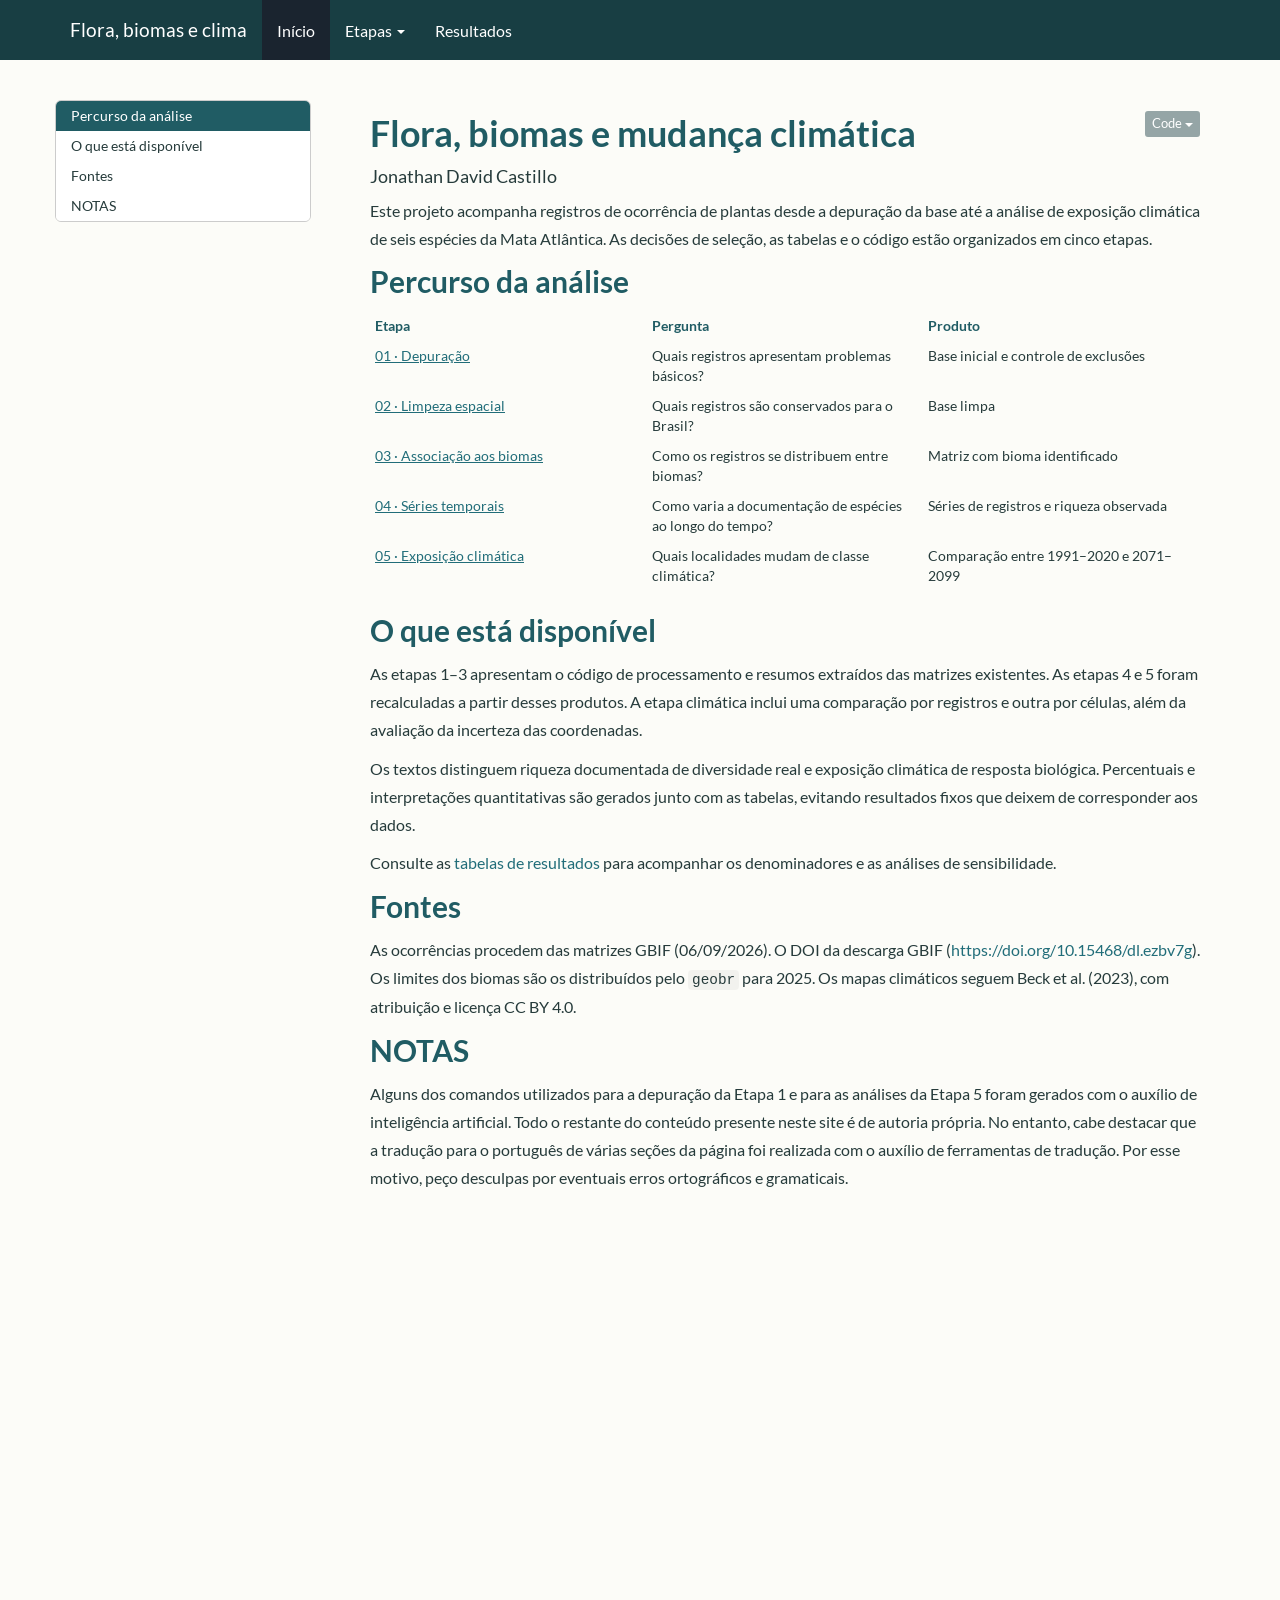
<file: docs/index.html>
<!DOCTYPE html>

<html>

<head>

<meta charset="utf-8" />
<meta name="generator" content="pandoc" />
<meta http-equiv="X-UA-Compatible" content="IE=EDGE" />


<meta name="author" content="Jonathan David Castillo" />


<title>Flora, biomas e mudança climática</title>

<script src="site_libs/header-attrs-2.27/header-attrs.js"></script>
<script src="site_libs/jquery-3.6.0/jquery-3.6.0.min.js"></script>
<meta name="viewport" content="width=device-width, initial-scale=1" />
<link href="site_libs/bootstrap-3.3.5/css/flatly.min.css" rel="stylesheet" />
<script src="site_libs/bootstrap-3.3.5/js/bootstrap.min.js"></script>
<script src="site_libs/bootstrap-3.3.5/shim/html5shiv.min.js"></script>
<script src="site_libs/bootstrap-3.3.5/shim/respond.min.js"></script>
<style>h1 {font-size: 34px;}
       h1.title {font-size: 38px;}
       h2 {font-size: 30px;}
       h3 {font-size: 24px;}
       h4 {font-size: 18px;}
       h5 {font-size: 16px;}
       h6 {font-size: 12px;}
       code {color: inherit; background-color: rgba(0, 0, 0, 0.04);}
       pre:not([class]) { background-color: white }</style>
<script src="site_libs/jqueryui-1.13.2/jquery-ui.min.js"></script>
<link href="site_libs/tocify-1.9.1/jquery.tocify.css" rel="stylesheet" />
<script src="site_libs/tocify-1.9.1/jquery.tocify.js"></script>
<script src="site_libs/navigation-1.1/tabsets.js"></script>
<script src="site_libs/navigation-1.1/codefolding.js"></script>
<link href="site_libs/highlightjs-9.12.0/textmate.css" rel="stylesheet" />
<script src="site_libs/highlightjs-9.12.0/highlight.js"></script>

<style type="text/css">
  code{white-space: pre-wrap;}
  span.smallcaps{font-variant: small-caps;}
  span.underline{text-decoration: underline;}
  div.column{display: inline-block; vertical-align: top; width: 50%;}
  div.hanging-indent{margin-left: 1.5em; text-indent: -1.5em;}
  ul.task-list{list-style: none;}
    </style>

<style type="text/css">code{white-space: pre;}</style>
<script type="text/javascript">
if (window.hljs) {
  hljs.configure({languages: []});
  hljs.initHighlightingOnLoad();
  if (document.readyState && document.readyState === "complete") {
    window.setTimeout(function() { hljs.initHighlighting(); }, 0);
  }
}
</script>






<link rel="stylesheet" href="assets/estilo.css" type="text/css" />



<style type = "text/css">
.main-container {
  max-width: 940px;
  margin-left: auto;
  margin-right: auto;
}
img {
  max-width:100%;
}
.tabbed-pane {
  padding-top: 12px;
}
.html-widget {
  margin-bottom: 20px;
}
button.code-folding-btn:focus {
  outline: none;
}
summary {
  display: list-item;
}
details > summary > p:only-child {
  display: inline;
}
pre code {
  padding: 0;
}
</style>


<style type="text/css">
.dropdown-submenu {
  position: relative;
}
.dropdown-submenu>.dropdown-menu {
  top: 0;
  left: 100%;
  margin-top: -6px;
  margin-left: -1px;
  border-radius: 0 6px 6px 6px;
}
.dropdown-submenu:hover>.dropdown-menu {
  display: block;
}
.dropdown-submenu>a:after {
  display: block;
  content: " ";
  float: right;
  width: 0;
  height: 0;
  border-color: transparent;
  border-style: solid;
  border-width: 5px 0 5px 5px;
  border-left-color: #cccccc;
  margin-top: 5px;
  margin-right: -10px;
}
.dropdown-submenu:hover>a:after {
  border-left-color: #adb5bd;
}
.dropdown-submenu.pull-left {
  float: none;
}
.dropdown-submenu.pull-left>.dropdown-menu {
  left: -100%;
  margin-left: 10px;
  border-radius: 6px 0 6px 6px;
}
</style>

<script type="text/javascript">
// manage active state of menu based on current page
$(document).ready(function () {
  // active menu anchor
  href = window.location.pathname
  href = href.substr(href.lastIndexOf('/') + 1)
  if (href === "")
    href = "index.html";
  var menuAnchor = $('a[href="' + href + '"]');

  // mark the anchor link active (and if it's in a dropdown, also mark that active)
  var dropdown = menuAnchor.closest('li.dropdown');
  if (window.bootstrap) { // Bootstrap 4+
    menuAnchor.addClass('active');
    dropdown.find('> .dropdown-toggle').addClass('active');
  } else { // Bootstrap 3
    menuAnchor.parent().addClass('active');
    dropdown.addClass('active');
  }

  // Navbar adjustments
  var navHeight = $(".navbar").first().height() + 15;
  var style = document.createElement('style');
  var pt = "padding-top: " + navHeight + "px; ";
  var mt = "margin-top: -" + navHeight + "px; ";
  var css = "";
  // offset scroll position for anchor links (for fixed navbar)
  for (var i = 1; i <= 6; i++) {
    css += ".section h" + i + "{ " + pt + mt + "}\n";
  }
  style.innerHTML = "body {" + pt + "padding-bottom: 40px; }\n" + css;
  document.head.appendChild(style);
});
</script>

<!-- tabsets -->

<style type="text/css">
.tabset-dropdown > .nav-tabs {
  display: inline-table;
  max-height: 500px;
  min-height: 44px;
  overflow-y: auto;
  border: 1px solid #ddd;
  border-radius: 4px;
}

.tabset-dropdown > .nav-tabs > li.active:before, .tabset-dropdown > .nav-tabs.nav-tabs-open:before {
  content: "\e259";
  font-family: 'Glyphicons Halflings';
  display: inline-block;
  padding: 10px;
  border-right: 1px solid #ddd;
}

.tabset-dropdown > .nav-tabs.nav-tabs-open > li.active:before {
  content: "\e258";
  font-family: 'Glyphicons Halflings';
  border: none;
}

.tabset-dropdown > .nav-tabs > li.active {
  display: block;
}

.tabset-dropdown > .nav-tabs > li > a,
.tabset-dropdown > .nav-tabs > li > a:focus,
.tabset-dropdown > .nav-tabs > li > a:hover {
  border: none;
  display: inline-block;
  border-radius: 4px;
  background-color: transparent;
}

.tabset-dropdown > .nav-tabs.nav-tabs-open > li {
  display: block;
  float: none;
}

.tabset-dropdown > .nav-tabs > li {
  display: none;
}
</style>

<!-- code folding -->
<style type="text/css">
.code-folding-btn { margin-bottom: 4px; }
</style>



<style type="text/css">

#TOC {
  margin: 25px 0px 20px 0px;
}
@media (max-width: 768px) {
#TOC {
  position: relative;
  width: 100%;
}
}

@media print {
.toc-content {
  /* see https://github.com/w3c/csswg-drafts/issues/4434 */
  float: right;
}
}

.toc-content {
  padding-left: 30px;
  padding-right: 40px;
}

div.main-container {
  max-width: 1200px;
}

div.tocify {
  width: 20%;
  max-width: 260px;
  max-height: 85%;
}

@media (min-width: 768px) and (max-width: 991px) {
  div.tocify {
    width: 25%;
  }
}

@media (max-width: 767px) {
  div.tocify {
    width: 100%;
    max-width: none;
  }
}

.tocify ul, .tocify li {
  line-height: 20px;
}

.tocify-subheader .tocify-item {
  font-size: 0.90em;
}

.tocify .list-group-item {
  border-radius: 0px;
}


</style>



</head>

<body>


<div class="container-fluid main-container">


<!-- setup 3col/9col grid for toc_float and main content  -->
<div class="row">
<div class="col-xs-12 col-sm-4 col-md-3">
<div id="TOC" class="tocify">
</div>
</div>

<div class="toc-content col-xs-12 col-sm-8 col-md-9">




<div class="navbar navbar-default  navbar-fixed-top" role="navigation">
  <div class="container">
    <div class="navbar-header">
      <button type="button" class="navbar-toggle collapsed" data-toggle="collapse" data-bs-toggle="collapse" data-target="#navbar" data-bs-target="#navbar">
        <span class="icon-bar"></span>
        <span class="icon-bar"></span>
        <span class="icon-bar"></span>
      </button>
      <a class="navbar-brand" href="index.html">Flora, biomas e clima</a>
    </div>
    <div id="navbar" class="navbar-collapse collapse">
      <ul class="nav navbar-nav">
        <li>
  <a href="index.html">Início</a>
</li>
<li class="dropdown">
  <a href="#" class="dropdown-toggle" data-toggle="dropdown" role="button" data-bs-toggle="dropdown" aria-expanded="false">
    Etapas
     
    <span class="caret"></span>
  </a>
  <ul class="dropdown-menu" role="menu">
    <li>
      <a href="01_depuracao_BR_01.html">01 · Depuração</a>
    </li>
    <li>
      <a href="02_limpeza_complementar_BR_01.html">02 · Limpeza espacial</a>
    </li>
    <li>
      <a href="03_analise_exploratoria.html">03 · Biomas</a>
    </li>
    <li>
      <a href="04_analise_temporal_e_mapas.html">04 · Tempo e registros</a>
    </li>
    <li>
      <a href="05_mudanca_climatica_mata_atlantica.html">05 · Exposição climática</a>
    </li>
  </ul>
</li>
<li>
  <a href="resultados.html">Resultados</a>
</li>
      </ul>
      <ul class="nav navbar-nav navbar-right">
        
      </ul>
    </div><!--/.nav-collapse -->
  </div><!--/.container -->
</div><!--/.navbar -->

<div id="header">

<div class="btn-group pull-right float-right">
<button type="button" class="btn btn-default btn-xs btn-secondary btn-sm dropdown-toggle" data-toggle="dropdown" data-bs-toggle="dropdown" aria-haspopup="true" aria-expanded="false"><span>Code</span> <span class="caret"></span></button>
<ul class="dropdown-menu dropdown-menu-right" style="min-width: 50px;">
<li><a id="rmd-show-all-code" href="#">Show All Code</a></li>
<li><a id="rmd-hide-all-code" href="#">Hide All Code</a></li>
</ul>
</div>



<h1 class="title toc-ignore">Flora, biomas e mudança climática</h1>
<h4 class="author">Jonathan David Castillo</h4>

</div>


<p>Este projeto acompanha registros de ocorrência de plantas desde a
depuração da base até a análise de exposição climática de seis espécies
da Mata Atlântica. As decisões de seleção, as tabelas e o código estão
organizados em cinco etapas.</p>
<div id="percurso-da-análise" class="section level2">
<h2>Percurso da análise</h2>
<table>
<colgroup>
<col width="33%" />
<col width="33%" />
<col width="33%" />
</colgroup>
<thead>
<tr class="header">
<th align="left">Etapa</th>
<th align="left">Pergunta</th>
<th align="left">Produto</th>
</tr>
</thead>
<tbody>
<tr class="odd">
<td align="left"><a href="01_depuracao_BR_01.html">01 ·
Depuração</a></td>
<td align="left">Quais registros apresentam problemas básicos?</td>
<td align="left">Base inicial e controle de exclusões</td>
</tr>
<tr class="even">
<td align="left"><a href="02_limpeza_complementar_BR_01.html">02 ·
Limpeza espacial</a></td>
<td align="left">Quais registros são conservados para o Brasil?</td>
<td align="left">Base limpa</td>
</tr>
<tr class="odd">
<td align="left"><a href="03_analise_exploratoria.html">03 · Associação
aos biomas</a></td>
<td align="left">Como os registros se distribuem entre biomas?</td>
<td align="left">Matriz com bioma identificado</td>
</tr>
<tr class="even">
<td align="left"><a href="04_analise_temporal_e_mapas.html">04 · Séries
temporais</a></td>
<td align="left">Como varia a documentação de espécies ao longo do
tempo?</td>
<td align="left">Séries de registros e riqueza observada</td>
</tr>
<tr class="odd">
<td align="left"><a href="05_mudanca_climatica_mata_atlantica.html">05 ·
Exposição climática</a></td>
<td align="left">Quais localidades mudam de classe climática?</td>
<td align="left">Comparação entre 1991–2020 e 2071–2099</td>
</tr>
</tbody>
</table>
</div>
<div id="o-que-está-disponível" class="section level2">
<h2>O que está disponível</h2>
<p>As etapas 1–3 apresentam o código de processamento e resumos
extraídos das matrizes existentes. As etapas 4 e 5 foram recalculadas a
partir desses produtos. A etapa climática inclui uma comparação por
registros e outra por células, além da avaliação da incerteza das
coordenadas.</p>
<p>Os textos distinguem riqueza documentada de diversidade real e
exposição climática de resposta biológica. Percentuais e interpretações
quantitativas são gerados junto com as tabelas, evitando resultados
fixos que deixem de corresponder aos dados.</p>
<p>Consulte as <a href="resultados.html">tabelas de resultados</a> para
acompanhar os denominadores e as análises de sensibilidade.</p>
</div>
<div id="fontes" class="section level2">
<h2>Fontes</h2>
<p>As ocorrências procedem das matrizes GBIF (06/09/2026). O DOI da
descarga GBIF (<a href="https://doi.org/10.15468/dl.ezbv7g"
class="uri">https://doi.org/10.15468/dl.ezbv7g</a>). Os limites dos
biomas são os distribuídos pelo <code>geobr</code> para 2025. Os mapas
climáticos seguem Beck et al. (2023), com atribuição e licença CC BY
4.0.</p>
</div>
<div id="notas" class="section level2">
<h2>NOTAS</h2>
<p>Alguns dos comandos utilizados para a depuração da Etapa 1 e para as
análises da Etapa 5 foram gerados com o auxílio de inteligência
artificial. Todo o restante do conteúdo presente neste site é de autoria
própria. No entanto, cabe destacar que a tradução para o português de
várias seções da página foi realizada com o auxílio de ferramentas de
tradução. Por esse motivo, peço desculpas por eventuais erros
ortográficos e gramaticais.</p>
</div>



</div>
</div>

</div>

<script>

// add bootstrap table styles to pandoc tables
function bootstrapStylePandocTables() {
  $('tr.odd').parent('tbody').parent('table').addClass('table table-condensed');
}
$(document).ready(function () {
  bootstrapStylePandocTables();
});


</script>

<!-- tabsets -->

<script>
$(document).ready(function () {
  window.buildTabsets("TOC");
});

$(document).ready(function () {
  $('.tabset-dropdown > .nav-tabs > li').click(function () {
    $(this).parent().toggleClass('nav-tabs-open');
  });
});
</script>

<!-- code folding -->
<script>
$(document).ready(function () {
  window.initializeCodeFolding("hide" === "show");
});
</script>

<script>
$(document).ready(function ()  {

    // temporarily add toc-ignore selector to headers for the consistency with Pandoc
    $('.unlisted.unnumbered').addClass('toc-ignore')

    // move toc-ignore selectors from section div to header
    $('div.section.toc-ignore')
        .removeClass('toc-ignore')
        .children('h1,h2,h3,h4,h5').addClass('toc-ignore');

    // establish options
    var options = {
      selectors: "h1,h2,h3",
      theme: "bootstrap3",
      context: '.toc-content',
      hashGenerator: function (text) {
        return text.replace(/[.\\/?&!#<>]/g, '').replace(/\s/g, '_');
      },
      ignoreSelector: ".toc-ignore",
      scrollTo: 0
    };
    options.showAndHide = true;
    options.smoothScroll = true;

    // tocify
    var toc = $("#TOC").tocify(options).data("toc-tocify");
});
</script>

<!-- dynamically load mathjax for compatibility with self-contained -->
<script>
  (function () {
    var script = document.createElement("script");
    script.type = "text/javascript";
    script.src  = "https://mathjax.rstudio.com/latest/MathJax.js?config=TeX-AMS-MML_HTMLorMML";
    document.getElementsByTagName("head")[0].appendChild(script);
  })();
</script>

</body>
</html>
</file>
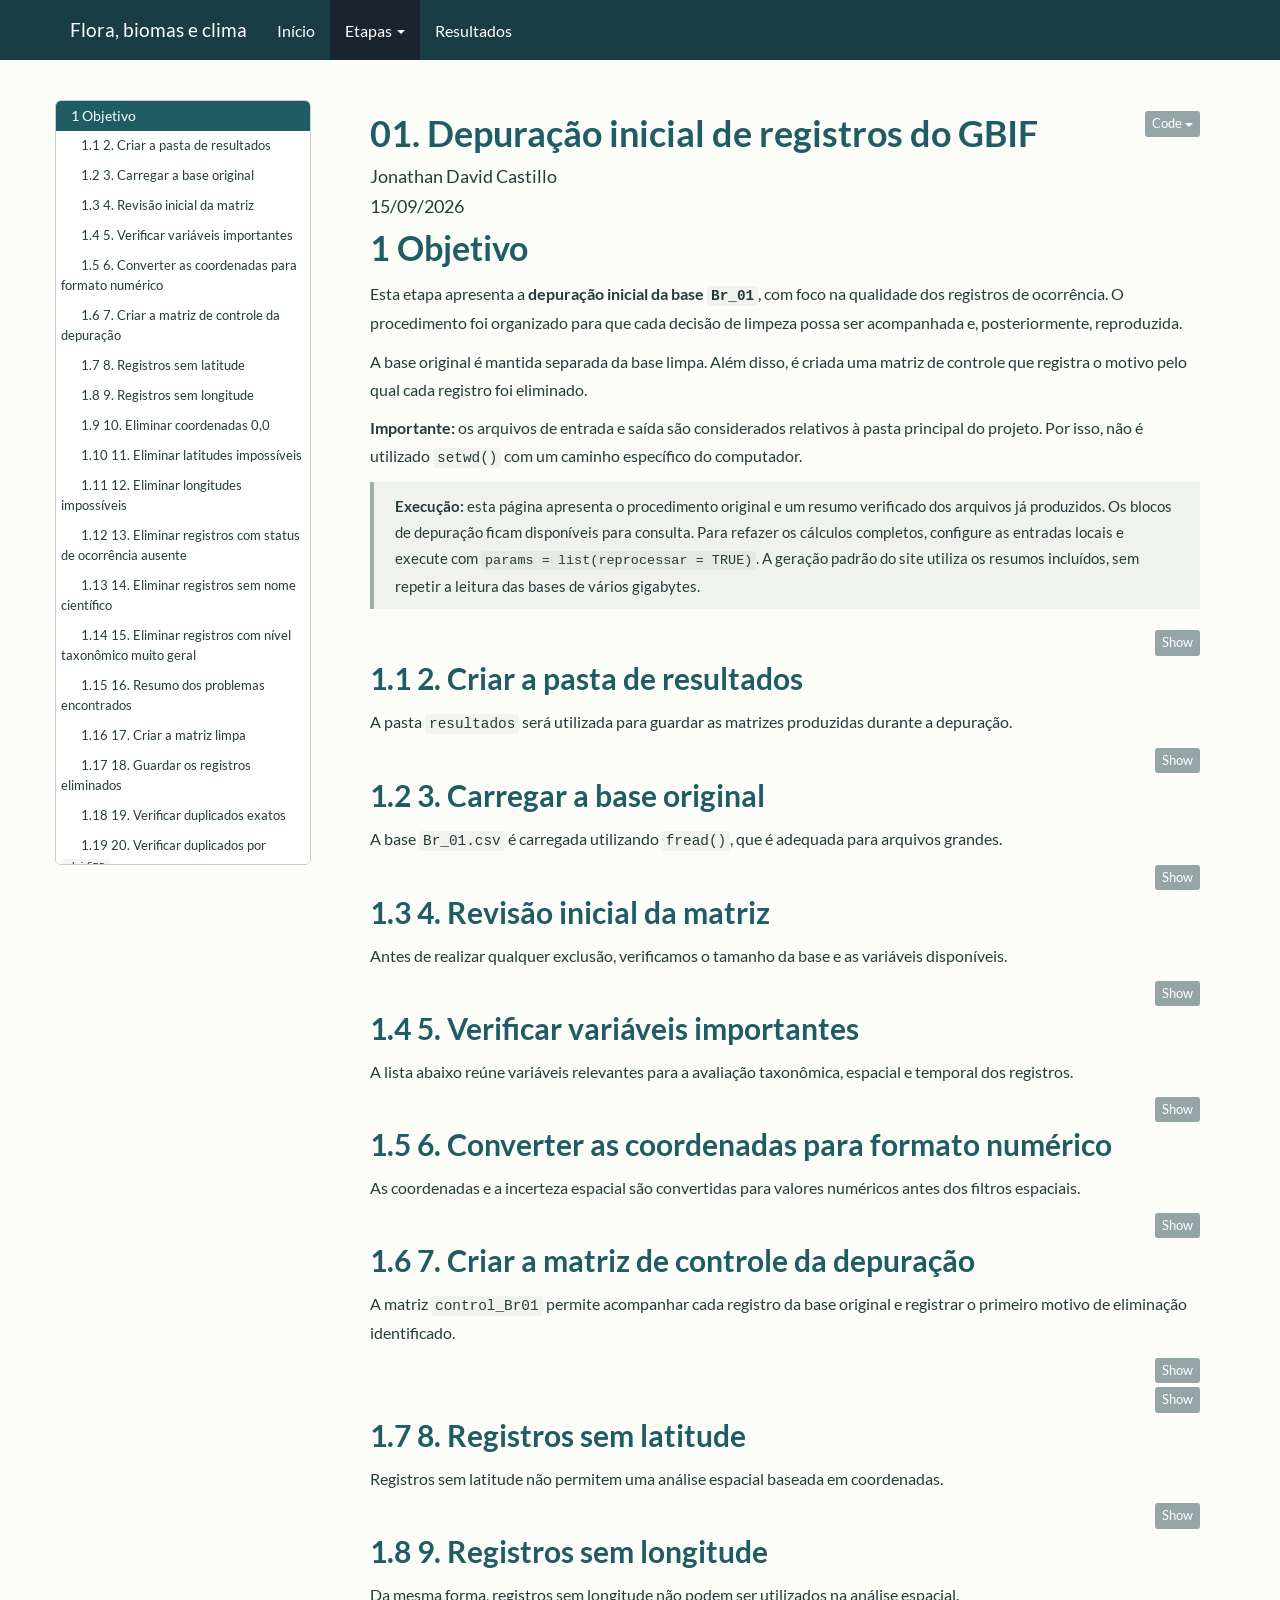
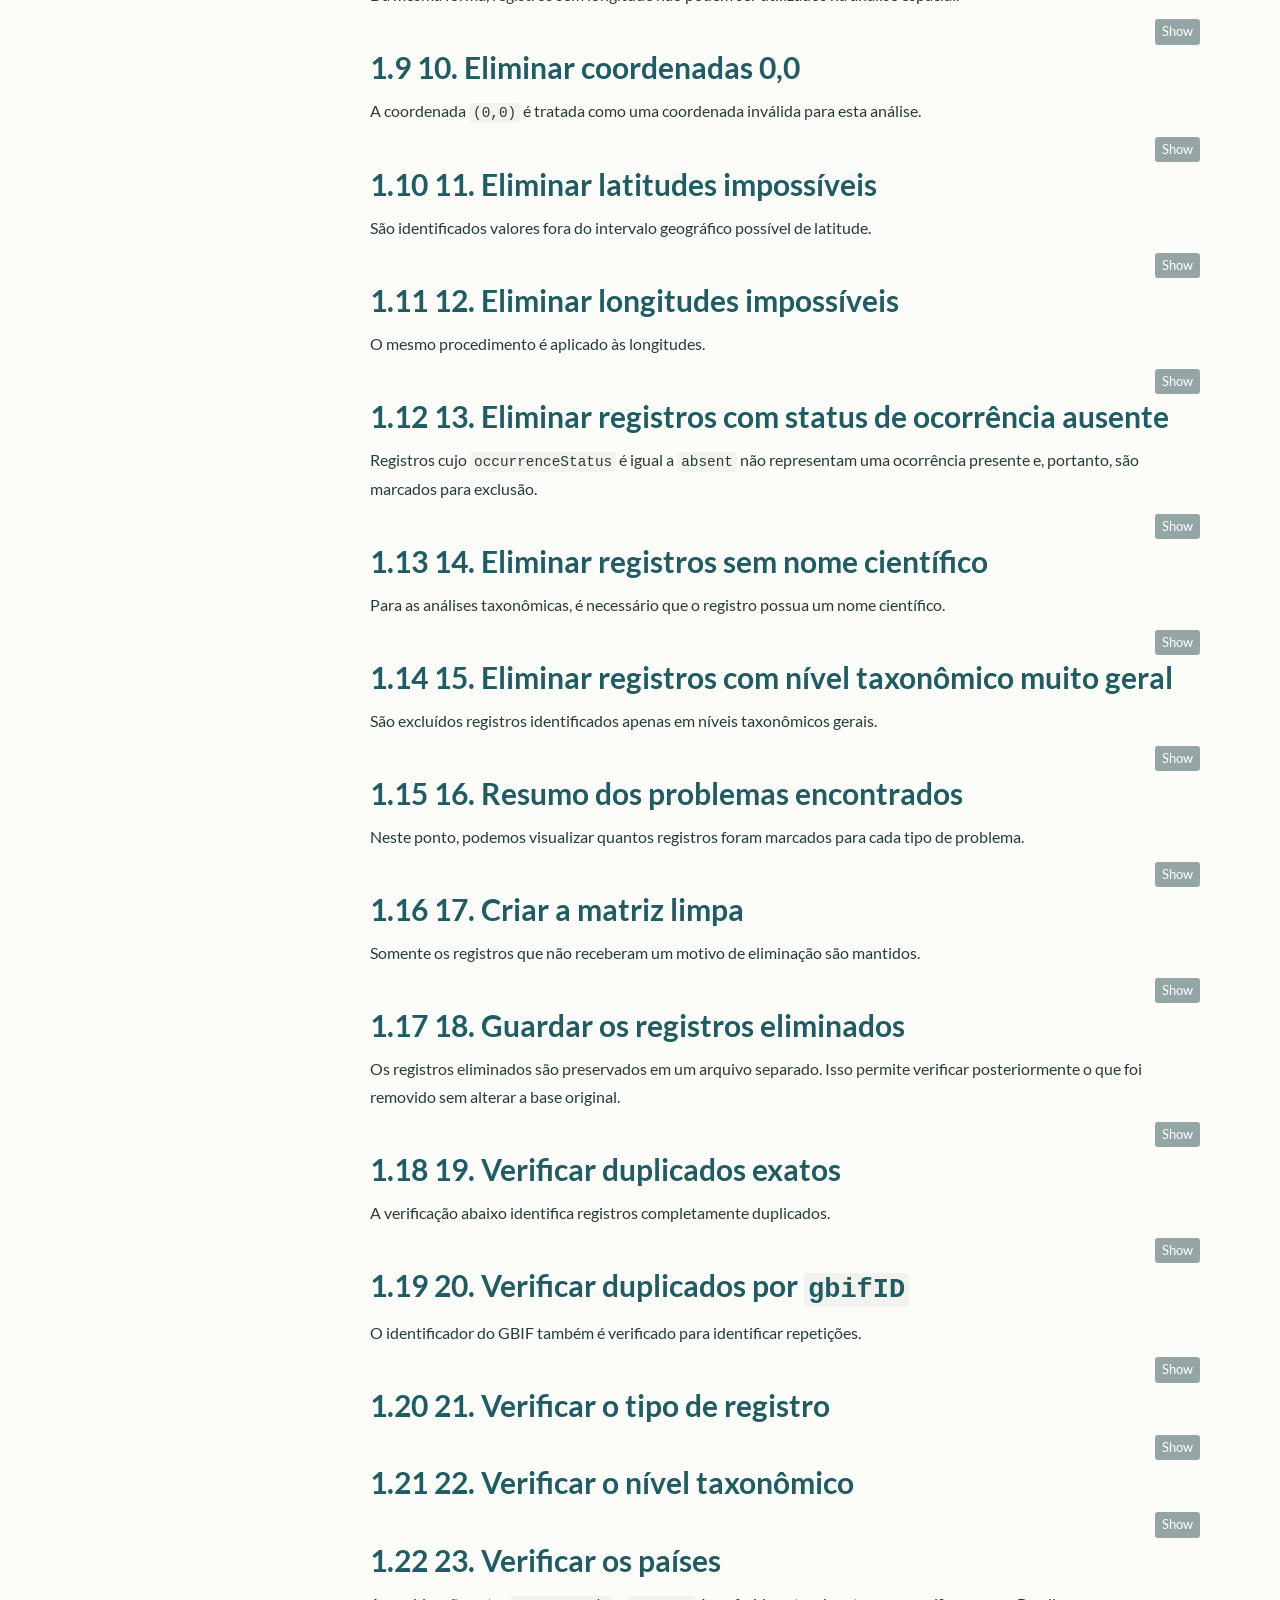
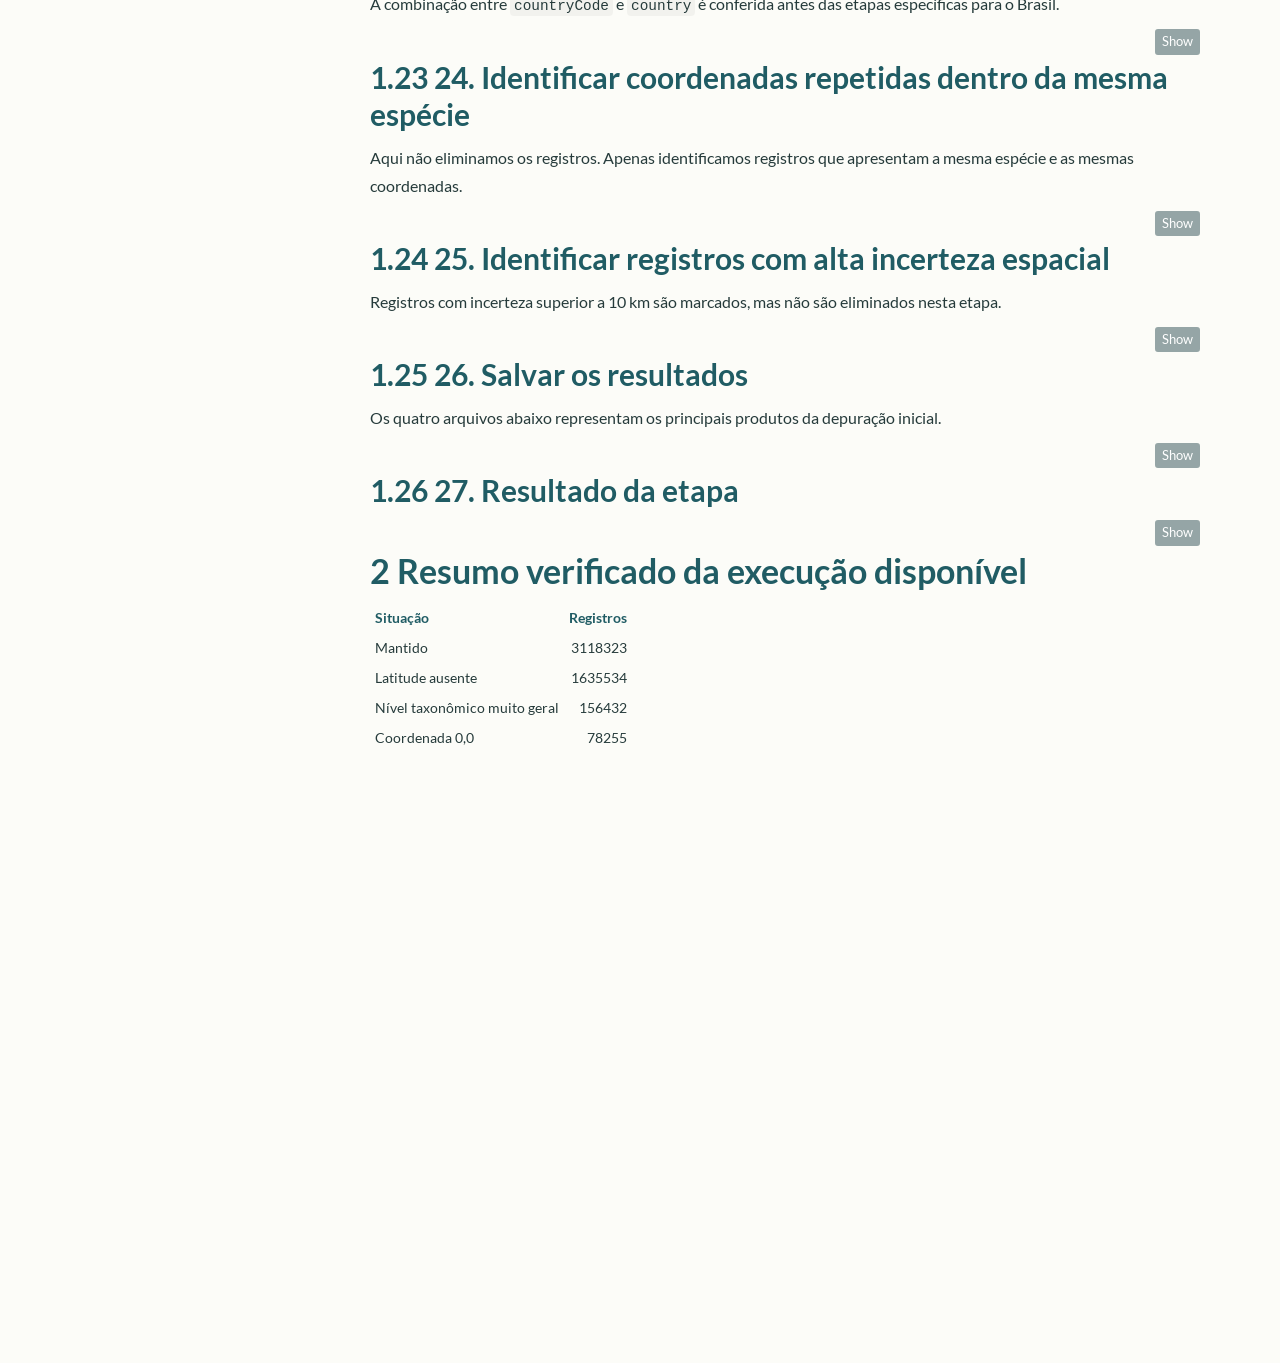
<file: docs/01_depuracao_BR_01.html>
<!DOCTYPE html>

<html>

<head>

<meta charset="utf-8" />
<meta name="generator" content="pandoc" />
<meta http-equiv="X-UA-Compatible" content="IE=EDGE" />


<meta name="author" content="Jonathan David Castillo" />


<title>01. Depuração inicial de registros do GBIF</title>

<script src="site_libs/header-attrs-2.27/header-attrs.js"></script>
<script src="site_libs/jquery-3.6.0/jquery-3.6.0.min.js"></script>
<meta name="viewport" content="width=device-width, initial-scale=1" />
<link href="site_libs/bootstrap-3.3.5/css/flatly.min.css" rel="stylesheet" />
<script src="site_libs/bootstrap-3.3.5/js/bootstrap.min.js"></script>
<script src="site_libs/bootstrap-3.3.5/shim/html5shiv.min.js"></script>
<script src="site_libs/bootstrap-3.3.5/shim/respond.min.js"></script>
<style>h1 {font-size: 34px;}
       h1.title {font-size: 38px;}
       h2 {font-size: 30px;}
       h3 {font-size: 24px;}
       h4 {font-size: 18px;}
       h5 {font-size: 16px;}
       h6 {font-size: 12px;}
       code {color: inherit; background-color: rgba(0, 0, 0, 0.04);}
       pre:not([class]) { background-color: white }</style>
<script src="site_libs/jqueryui-1.13.2/jquery-ui.min.js"></script>
<link href="site_libs/tocify-1.9.1/jquery.tocify.css" rel="stylesheet" />
<script src="site_libs/tocify-1.9.1/jquery.tocify.js"></script>
<script src="site_libs/navigation-1.1/tabsets.js"></script>
<script src="site_libs/navigation-1.1/codefolding.js"></script>
<link href="site_libs/highlightjs-9.12.0/textmate.css" rel="stylesheet" />
<script src="site_libs/highlightjs-9.12.0/highlight.js"></script>

<style type="text/css">
  code{white-space: pre-wrap;}
  span.smallcaps{font-variant: small-caps;}
  span.underline{text-decoration: underline;}
  div.column{display: inline-block; vertical-align: top; width: 50%;}
  div.hanging-indent{margin-left: 1.5em; text-indent: -1.5em;}
  ul.task-list{list-style: none;}
    </style>

<style type="text/css">code{white-space: pre;}</style>
<script type="text/javascript">
if (window.hljs) {
  hljs.configure({languages: []});
  hljs.initHighlightingOnLoad();
  if (document.readyState && document.readyState === "complete") {
    window.setTimeout(function() { hljs.initHighlighting(); }, 0);
  }
}
</script>






<link rel="stylesheet" href="assets/estilo.css" type="text/css" />



<style type = "text/css">
.main-container {
  max-width: 940px;
  margin-left: auto;
  margin-right: auto;
}
img {
  max-width:100%;
}
.tabbed-pane {
  padding-top: 12px;
}
.html-widget {
  margin-bottom: 20px;
}
button.code-folding-btn:focus {
  outline: none;
}
summary {
  display: list-item;
}
details > summary > p:only-child {
  display: inline;
}
pre code {
  padding: 0;
}
</style>


<style type="text/css">
.dropdown-submenu {
  position: relative;
}
.dropdown-submenu>.dropdown-menu {
  top: 0;
  left: 100%;
  margin-top: -6px;
  margin-left: -1px;
  border-radius: 0 6px 6px 6px;
}
.dropdown-submenu:hover>.dropdown-menu {
  display: block;
}
.dropdown-submenu>a:after {
  display: block;
  content: " ";
  float: right;
  width: 0;
  height: 0;
  border-color: transparent;
  border-style: solid;
  border-width: 5px 0 5px 5px;
  border-left-color: #cccccc;
  margin-top: 5px;
  margin-right: -10px;
}
.dropdown-submenu:hover>a:after {
  border-left-color: #adb5bd;
}
.dropdown-submenu.pull-left {
  float: none;
}
.dropdown-submenu.pull-left>.dropdown-menu {
  left: -100%;
  margin-left: 10px;
  border-radius: 6px 0 6px 6px;
}
</style>

<script type="text/javascript">
// manage active state of menu based on current page
$(document).ready(function () {
  // active menu anchor
  href = window.location.pathname
  href = href.substr(href.lastIndexOf('/') + 1)
  if (href === "")
    href = "index.html";
  var menuAnchor = $('a[href="' + href + '"]');

  // mark the anchor link active (and if it's in a dropdown, also mark that active)
  var dropdown = menuAnchor.closest('li.dropdown');
  if (window.bootstrap) { // Bootstrap 4+
    menuAnchor.addClass('active');
    dropdown.find('> .dropdown-toggle').addClass('active');
  } else { // Bootstrap 3
    menuAnchor.parent().addClass('active');
    dropdown.addClass('active');
  }

  // Navbar adjustments
  var navHeight = $(".navbar").first().height() + 15;
  var style = document.createElement('style');
  var pt = "padding-top: " + navHeight + "px; ";
  var mt = "margin-top: -" + navHeight + "px; ";
  var css = "";
  // offset scroll position for anchor links (for fixed navbar)
  for (var i = 1; i <= 6; i++) {
    css += ".section h" + i + "{ " + pt + mt + "}\n";
  }
  style.innerHTML = "body {" + pt + "padding-bottom: 40px; }\n" + css;
  document.head.appendChild(style);
});
</script>

<!-- tabsets -->

<style type="text/css">
.tabset-dropdown > .nav-tabs {
  display: inline-table;
  max-height: 500px;
  min-height: 44px;
  overflow-y: auto;
  border: 1px solid #ddd;
  border-radius: 4px;
}

.tabset-dropdown > .nav-tabs > li.active:before, .tabset-dropdown > .nav-tabs.nav-tabs-open:before {
  content: "\e259";
  font-family: 'Glyphicons Halflings';
  display: inline-block;
  padding: 10px;
  border-right: 1px solid #ddd;
}

.tabset-dropdown > .nav-tabs.nav-tabs-open > li.active:before {
  content: "\e258";
  font-family: 'Glyphicons Halflings';
  border: none;
}

.tabset-dropdown > .nav-tabs > li.active {
  display: block;
}

.tabset-dropdown > .nav-tabs > li > a,
.tabset-dropdown > .nav-tabs > li > a:focus,
.tabset-dropdown > .nav-tabs > li > a:hover {
  border: none;
  display: inline-block;
  border-radius: 4px;
  background-color: transparent;
}

.tabset-dropdown > .nav-tabs.nav-tabs-open > li {
  display: block;
  float: none;
}

.tabset-dropdown > .nav-tabs > li {
  display: none;
}
</style>

<!-- code folding -->
<style type="text/css">
.code-folding-btn { margin-bottom: 4px; }
</style>



<style type="text/css">

#TOC {
  margin: 25px 0px 20px 0px;
}
@media (max-width: 768px) {
#TOC {
  position: relative;
  width: 100%;
}
}

@media print {
.toc-content {
  /* see https://github.com/w3c/csswg-drafts/issues/4434 */
  float: right;
}
}

.toc-content {
  padding-left: 30px;
  padding-right: 40px;
}

div.main-container {
  max-width: 1200px;
}

div.tocify {
  width: 20%;
  max-width: 260px;
  max-height: 85%;
}

@media (min-width: 768px) and (max-width: 991px) {
  div.tocify {
    width: 25%;
  }
}

@media (max-width: 767px) {
  div.tocify {
    width: 100%;
    max-width: none;
  }
}

.tocify ul, .tocify li {
  line-height: 20px;
}

.tocify-subheader .tocify-item {
  font-size: 0.90em;
}

.tocify .list-group-item {
  border-radius: 0px;
}


</style>



</head>

<body>


<div class="container-fluid main-container">


<!-- setup 3col/9col grid for toc_float and main content  -->
<div class="row">
<div class="col-xs-12 col-sm-4 col-md-3">
<div id="TOC" class="tocify">
</div>
</div>

<div class="toc-content col-xs-12 col-sm-8 col-md-9">




<div class="navbar navbar-default  navbar-fixed-top" role="navigation">
  <div class="container">
    <div class="navbar-header">
      <button type="button" class="navbar-toggle collapsed" data-toggle="collapse" data-bs-toggle="collapse" data-target="#navbar" data-bs-target="#navbar">
        <span class="icon-bar"></span>
        <span class="icon-bar"></span>
        <span class="icon-bar"></span>
      </button>
      <a class="navbar-brand" href="index.html">Flora, biomas e clima</a>
    </div>
    <div id="navbar" class="navbar-collapse collapse">
      <ul class="nav navbar-nav">
        <li>
  <a href="index.html">Início</a>
</li>
<li class="dropdown">
  <a href="#" class="dropdown-toggle" data-toggle="dropdown" role="button" data-bs-toggle="dropdown" aria-expanded="false">
    Etapas
     
    <span class="caret"></span>
  </a>
  <ul class="dropdown-menu" role="menu">
    <li>
      <a href="01_depuracao_BR_01.html">01 · Depuração</a>
    </li>
    <li>
      <a href="02_limpeza_complementar_BR_01.html">02 · Limpeza espacial</a>
    </li>
    <li>
      <a href="03_analise_exploratoria.html">03 · Biomas</a>
    </li>
    <li>
      <a href="04_analise_temporal_e_mapas.html">04 · Tempo e registros</a>
    </li>
    <li>
      <a href="05_mudanca_climatica_mata_atlantica.html">05 · Exposição climática</a>
    </li>
  </ul>
</li>
<li>
  <a href="resultados.html">Resultados</a>
</li>
      </ul>
      <ul class="nav navbar-nav navbar-right">
        
      </ul>
    </div><!--/.nav-collapse -->
  </div><!--/.container -->
</div><!--/.navbar -->

<div id="header">

<div class="btn-group pull-right float-right">
<button type="button" class="btn btn-default btn-xs btn-secondary btn-sm dropdown-toggle" data-toggle="dropdown" data-bs-toggle="dropdown" aria-haspopup="true" aria-expanded="false"><span>Code</span> <span class="caret"></span></button>
<ul class="dropdown-menu dropdown-menu-right" style="min-width: 50px;">
<li><a id="rmd-show-all-code" href="#">Show All Code</a></li>
<li><a id="rmd-hide-all-code" href="#">Hide All Code</a></li>
</ul>
</div>



<h1 class="title toc-ignore">01. Depuração inicial de registros do
GBIF</h1>
<h4 class="author">Jonathan David Castillo</h4>
<h4 class="date">15/09/2026</h4>

</div>


<div id="objetivo" class="section level1" number="1">
<h1><span class="header-section-number">1</span> Objetivo</h1>
<p>Esta etapa apresenta a <strong>depuração inicial da base
<code>Br_01</code></strong>, com foco na qualidade dos registros de
ocorrência. O procedimento foi organizado para que cada decisão de
limpeza possa ser acompanhada e, posteriormente, reproduzida.</p>
<p>A base original é mantida separada da base limpa. Além disso, é
criada uma matriz de controle que registra o motivo pelo qual cada
registro foi eliminado.</p>
<p><strong>Importante:</strong> os arquivos de entrada e saída são
considerados relativos à pasta principal do projeto. Por isso, não é
utilizado <code>setwd()</code> com um caminho específico do
computador.</p>
<blockquote>
<p><strong>Execução:</strong> esta página apresenta o procedimento
original e um resumo verificado dos arquivos já produzidos. Os blocos de
depuração ficam disponíveis para consulta. Para refazer os cálculos
completos, configure as entradas locais e execute com
<code>params = list(reprocessar = TRUE)</code>. A geração padrão do site
utiliza os resumos incluídos, sem repetir a leitura das bases de vários
gigabytes.</p>
</blockquote>
<pre class="r"><code>library(data.table)
library(dplyr)
library(stringr)
library(sf)
library(countrycode)</code></pre>
<div id="criar-a-pasta-de-resultados" class="section level2"
number="1.1">
<h2><span class="header-section-number">1.1</span> 2. Criar a pasta de
resultados</h2>
<p>A pasta <code>resultados</code> será utilizada para guardar as
matrizes produzidas durante a depuração.</p>
<pre class="r"><code>if(!dir.exists(&quot;resultados&quot;)){
  dir.create(&quot;resultados&quot;)
}</code></pre>
</div>
<div id="carregar-a-base-original" class="section level2" number="1.2">
<h2><span class="header-section-number">1.2</span> 3. Carregar a base
original</h2>
<p>A base <code>Br_01.csv</code> é carregada utilizando
<code>fread()</code>, que é adequada para arquivos grandes.</p>
<pre class="r"><code>Br_01 &lt;- fread(
  entrada(&quot;Br_01.csv&quot;),
  encoding = &quot;UTF-8&quot;,
  na.strings = c(&quot;&quot;, &quot;NA&quot;, &quot;NULL&quot;, &quot;null&quot;)
)</code></pre>
</div>
<div id="revisão-inicial-da-matriz" class="section level2" number="1.3">
<h2><span class="header-section-number">1.3</span> 4. Revisão inicial da
matriz</h2>
<p>Antes de realizar qualquer exclusão, verificamos o tamanho da base e
as variáveis disponíveis.</p>
<pre class="r"><code>cat(&quot;\n========================================\n&quot;)
cat(&quot;REVISÃO INICIAL DE Br_01\n&quot;)
cat(&quot;========================================\n\n&quot;)

cat(&quot;Número de registros:&quot;, nrow(Br_01), &quot;\n&quot;)
cat(&quot;Número de colunas:&quot;, ncol(Br_01), &quot;\n\n&quot;)

cat(&quot;Primeiras colunas:\n&quot;)
print(names(Br_01))</code></pre>
</div>
<div id="verificar-variáveis-importantes" class="section level2"
number="1.4">
<h2><span class="header-section-number">1.4</span> 5. Verificar
variáveis importantes</h2>
<p>A lista abaixo reúne variáveis relevantes para a avaliação
taxonômica, espacial e temporal dos registros.</p>
<pre class="r"><code>colunas_relevantes &lt;- c(
  &quot;gbifID&quot;,
  &quot;occurrenceID&quot;,
  &quot;scientificName&quot;,
  &quot;species&quot;,
  &quot;genus&quot;,
  &quot;family&quot;,
  &quot;taxonRank&quot;,
  &quot;kingdom&quot;,
  &quot;basisOfRecord&quot;,
  &quot;occurrenceStatus&quot;,
  &quot;country&quot;,
  &quot;countryCode&quot;,
  &quot;stateProvince&quot;,
  &quot;municipality&quot;,
  &quot;locality&quot;,
  &quot;decimalLatitude&quot;,
  &quot;decimalLongitude&quot;,
  &quot;coordinateUncertaintyInMeters&quot;,
  &quot;coordinatePrecision&quot;,
  &quot;geodeticDatum&quot;,
  &quot;eventDate&quot;,
  &quot;year&quot;,
  &quot;month&quot;,
  &quot;day&quot;,
  &quot;institutionCode&quot;,
  &quot;collectionCode&quot;,
  &quot;catalogNumber&quot;
)

colunas_presentes &lt;- colunas_relevantes[
  colunas_relevantes %in% names(Br_01)
]

cat(&quot;\nVariáveis relevantes encontradas:\n&quot;)
print(colunas_presentes)</code></pre>
</div>
<div id="converter-as-coordenadas-para-formato-numérico"
class="section level2" number="1.5">
<h2><span class="header-section-number">1.5</span> 6. Converter as
coordenadas para formato numérico</h2>
<p>As coordenadas e a incerteza espacial são convertidas para valores
numéricos antes dos filtros espaciais.</p>
<pre class="r"><code>if(&quot;decimalLatitude&quot; %in% names(Br_01)){
  Br_01[, decimalLatitude := as.numeric(decimalLatitude)]
}

if(&quot;decimalLongitude&quot; %in% names(Br_01)){
  Br_01[, decimalLongitude := as.numeric(decimalLongitude)]
}

if(&quot;coordinateUncertaintyInMeters&quot; %in% names(Br_01)){
  Br_01[, coordinateUncertaintyInMeters :=
          as.numeric(coordinateUncertaintyInMeters)]
}</code></pre>
</div>
<div id="criar-a-matriz-de-controle-da-depuração" class="section level2"
number="1.6">
<h2><span class="header-section-number">1.6</span> 7. Criar a matriz de
controle da depuração</h2>
<p>A matriz <code>control_Br01</code> permite acompanhar cada registro
da base original e registrar o primeiro motivo de eliminação
identificado.</p>
<pre class="r"><code>control_Br01 &lt;- data.table(
  fila_original = seq_len(nrow(Br_01)),
  gbifID = if(&quot;gbifID&quot; %in% names(Br_01))
    Br_01$gbifID else NA,
  occurrenceID = if(&quot;occurrenceID&quot; %in% names(Br_01))
    Br_01$occurrenceID else NA_character_,
  motivo_eliminacao = NA_character_
)</code></pre>
<pre class="r"><code>registrar_eliminacion &lt;- function(control, condicion, motivo){

  ids &lt;- which(
    condicion &amp;
    is.na(control$motivo_eliminacao)
  )

  if(length(ids) &gt; 0){
    control$motivo_eliminacao[ids] &lt;- motivo
  }

  return(control)
}</code></pre>
</div>
<div id="registros-sem-latitude" class="section level2" number="1.7">
<h2><span class="header-section-number">1.7</span> 8. Registros sem
latitude</h2>
<p>Registros sem latitude não permitem uma análise espacial baseada em
coordenadas.</p>
<pre class="r"><code>if(&quot;decimalLatitude&quot; %in% names(Br_01)){

  condicion &lt;- is.na(Br_01$decimalLatitude)

  control_Br01 &lt;- registrar_eliminacion(
    control_Br01,
    condicion,
    &quot;Latitude ausente&quot;
  )

}</code></pre>
</div>
<div id="registros-sem-longitude" class="section level2" number="1.8">
<h2><span class="header-section-number">1.8</span> 9. Registros sem
longitude</h2>
<p>Da mesma forma, registros sem longitude não podem ser utilizados na
análise espacial.</p>
<pre class="r"><code>if(&quot;decimalLongitude&quot; %in% names(Br_01)){

  condicion &lt;- is.na(Br_01$decimalLongitude)

  control_Br01 &lt;- registrar_eliminacion(
    control_Br01,
    condicion,
    &quot;Longitude ausente&quot;
  )

}</code></pre>
</div>
<div id="eliminar-coordenadas-00" class="section level2" number="1.9">
<h2><span class="header-section-number">1.9</span> 10. Eliminar
coordenadas 0,0</h2>
<p>A coordenada <code>(0,0)</code> é tratada como uma coordenada
inválida para esta análise.</p>
<pre class="r"><code>if(all(c(
  &quot;decimalLatitude&quot;,
  &quot;decimalLongitude&quot;
) %in% names(Br_01))){

  condicion &lt;-
    Br_01$decimalLatitude == 0 &amp;
    Br_01$decimalLongitude == 0

  control_Br01 &lt;- registrar_eliminacion(
    control_Br01,
    condicion,
    &quot;Coordenada 0,0&quot;
  )

}</code></pre>
</div>
<div id="eliminar-latitudes-impossíveis" class="section level2"
number="1.10">
<h2><span class="header-section-number">1.10</span> 11. Eliminar
latitudes impossíveis</h2>
<p>São identificados valores fora do intervalo geográfico possível de
latitude.</p>
<pre class="r"><code>if(&quot;decimalLatitude&quot; %in% names(Br_01)){

  condicion &lt;-
    !is.na(Br_01$decimalLatitude) &amp;
    (
      Br_01$decimalLatitude &lt; -90 |
      Br_01$decimalLatitude &gt; 90
    )

  control_Br01 &lt;- registrar_eliminacion(
    control_Br01,
    condicion,
    &quot;Latitude fora do intervalo&quot;
  )

}</code></pre>
</div>
<div id="eliminar-longitudes-impossíveis" class="section level2"
number="1.11">
<h2><span class="header-section-number">1.11</span> 12. Eliminar
longitudes impossíveis</h2>
<p>O mesmo procedimento é aplicado às longitudes.</p>
<pre class="r"><code>if(&quot;decimalLongitude&quot; %in% names(Br_01)){

  condicion &lt;-
    !is.na(Br_01$decimalLongitude) &amp;
    (
      Br_01$decimalLongitude &lt; -180 |
      Br_01$decimalLongitude &gt; 180
    )

  control_Br01 &lt;- registrar_eliminacion(
    control_Br01,
    condicion,
    &quot;Longitude fora do intervalo&quot;
  )

}</code></pre>
</div>
<div id="eliminar-registros-com-status-de-ocorrência-ausente"
class="section level2" number="1.12">
<h2><span class="header-section-number">1.12</span> 13. Eliminar
registros com status de ocorrência ausente</h2>
<p>Registros cujo <code>occurrenceStatus</code> é igual a
<code>absent</code> não representam uma ocorrência presente e, portanto,
são marcados para exclusão.</p>
<pre class="r"><code>if(&quot;occurrenceStatus&quot; %in% names(Br_01)){

  condicion &lt;-
    !is.na(Br_01$occurrenceStatus) &amp;
    tolower(trimws(Br_01$occurrenceStatus)) == &quot;absent&quot;

  control_Br01 &lt;- registrar_eliminacion(
    control_Br01,
    condicion,
    &quot;Occurrence status = absent&quot;
  )

}</code></pre>
</div>
<div id="eliminar-registros-sem-nome-científico" class="section level2"
number="1.13">
<h2><span class="header-section-number">1.13</span> 14. Eliminar
registros sem nome científico</h2>
<p>Para as análises taxonômicas, é necessário que o registro possua um
nome científico.</p>
<pre class="r"><code>if(&quot;scientificName&quot; %in% names(Br_01)){

  condicion &lt;-
    is.na(Br_01$scientificName) |
    trimws(Br_01$scientificName) == &quot;&quot;

  control_Br01 &lt;- registrar_eliminacion(
    control_Br01,
    condicion,
    &quot;Nome científico ausente&quot;
  )

}</code></pre>
</div>
<div id="eliminar-registros-com-nível-taxonômico-muito-geral"
class="section level2" number="1.14">
<h2><span class="header-section-number">1.14</span> 15. Eliminar
registros com nível taxonômico muito geral</h2>
<p>São excluídos registros identificados apenas em níveis taxonômicos
gerais.</p>
<pre class="r"><code>if(&quot;taxonRank&quot; %in% names(Br_01)){

  niveis_excluir &lt;- c(
    &quot;KINGDOM&quot;,
    &quot;PHYLUM&quot;,
    &quot;CLASS&quot;,
    &quot;ORDER&quot;,
    &quot;FAMILY&quot;
  )

  condicion &lt;-
    !is.na(Br_01$taxonRank) &amp;
    toupper(trimws(Br_01$taxonRank)) %in% niveis_excluir

  control_Br01 &lt;- registrar_eliminacion(
    control_Br01,
    condicion,
    &quot;Nível taxonômico muito geral&quot;
  )

}</code></pre>
</div>
<div id="resumo-dos-problemas-encontrados" class="section level2"
number="1.15">
<h2><span class="header-section-number">1.15</span> 16. Resumo dos
problemas encontrados</h2>
<p>Neste ponto, podemos visualizar quantos registros foram marcados para
cada tipo de problema.</p>
<pre class="r"><code>cat(&quot;\n========================================\n&quot;)
cat(&quot;PROBLEMAS DETECTADOS\n&quot;)
cat(&quot;========================================\n\n&quot;)

resumo_problemas &lt;- control_Br01[
  !is.na(motivo_eliminacao),
  .N,
  by = motivo_eliminacao
][order(-N)]

print(resumo_problemas)</code></pre>
</div>
<div id="criar-a-matriz-limpa" class="section level2" number="1.16">
<h2><span class="header-section-number">1.16</span> 17. Criar a matriz
limpa</h2>
<p>Somente os registros que não receberam um motivo de eliminação são
mantidos.</p>
<pre class="r"><code>linhas_validas &lt;- is.na(
  control_Br01$motivo_eliminacao
)

Br_01_clean &lt;- Br_01[linhas_validas]

cat(&quot;\n========================================\n&quot;)
cat(&quot;RESULTADO DA DEPURAÇÃO INICIAL\n&quot;)
cat(&quot;========================================\n\n&quot;)

cat(
  &quot;Registros originais:&quot;,
  nrow(Br_01),
  &quot;\n&quot;
)

cat(
  &quot;Registros conservados:&quot;,
  nrow(Br_01_clean),
  &quot;\n&quot;
)

cat(
  &quot;Registros eliminados:&quot;,
  sum(!linhas_validas),
  &quot;\n&quot;
)

cat(
  &quot;Percentual conservado:&quot;,
  round(
    nrow(Br_01_clean) /
      nrow(Br_01) * 100,
    2
  ),
  &quot;%\n&quot;
)</code></pre>
</div>
<div id="guardar-os-registros-eliminados" class="section level2"
number="1.17">
<h2><span class="header-section-number">1.17</span> 18. Guardar os
registros eliminados</h2>
<p>Os registros eliminados são preservados em um arquivo separado. Isso
permite verificar posteriormente o que foi removido sem alterar a base
original.</p>
<pre class="r"><code>linhas_eliminadas &lt;- !is.na(
  control_Br01$motivo_eliminacao
)

Br_01_eliminados &lt;- Br_01[linhas_eliminadas]

Br_01_eliminados[
  ,
  motivo_eliminacao :=
    control_Br01$motivo_eliminacao[
      linhas_eliminadas
    ]
]</code></pre>
</div>
<div id="verificar-duplicados-exatos" class="section level2"
number="1.18">
<h2><span class="header-section-number">1.18</span> 19. Verificar
duplicados exatos</h2>
<p>A verificação abaixo identifica registros completamente
duplicados.</p>
<pre class="r"><code>duplicados_exatos &lt;- duplicated(Br_01_clean)

cat(&quot;\nDuplicados exatos:&quot;,
    sum(duplicados_exatos),
    &quot;\n&quot;)</code></pre>
</div>
<div id="verificar-duplicados-por-gbifid" class="section level2"
number="1.19">
<h2><span class="header-section-number">1.19</span> 20. Verificar
duplicados por <code>gbifID</code></h2>
<p>O identificador do GBIF também é verificado para identificar
repetições.</p>
<pre class="r"><code>if(&quot;gbifID&quot; %in% names(Br_01_clean)){

  duplicados_gbifID &lt;-
    !is.na(Br_01_clean$gbifID) &amp;
    duplicated(Br_01_clean$gbifID)

  cat(
    &quot;Duplicados por gbifID:&quot;,
    sum(duplicados_gbifID),
    &quot;\n&quot;
  )

}</code></pre>
</div>
<div id="verificar-o-tipo-de-registro" class="section level2"
number="1.20">
<h2><span class="header-section-number">1.20</span> 21. Verificar o tipo
de registro</h2>
<pre class="r"><code>if(&quot;basisOfRecord&quot; %in% names(Br_01_clean)){

  tabela_basis &lt;- Br_01_clean[
    ,
    .N,
    by = basisOfRecord
  ][order(-N)]

  print(tabela_basis)

}</code></pre>
</div>
<div id="verificar-o-nível-taxonômico" class="section level2"
number="1.21">
<h2><span class="header-section-number">1.21</span> 22. Verificar o
nível taxonômico</h2>
<pre class="r"><code>if(&quot;taxonRank&quot; %in% names(Br_01_clean)){

  tabela_rank &lt;- Br_01_clean[
    ,
    .N,
    by = taxonRank
  ][order(-N)]

  print(tabela_rank)

}</code></pre>
</div>
<div id="verificar-os-países" class="section level2" number="1.22">
<h2><span class="header-section-number">1.22</span> 23. Verificar os
países</h2>
<p>A combinação entre <code>countryCode</code> e <code>country</code> é
conferida antes das etapas específicas para o Brasil.</p>
<pre class="r"><code>if(all(c(
  &quot;countryCode&quot;,
  &quot;country&quot;
) %in% names(Br_01_clean))){

  tabela_paises &lt;- Br_01_clean[
    ,
    .N,
    by = .(
      countryCode,
      country
    )
  ][order(-N)]

  print(tabela_paises)

}</code></pre>
</div>
<div id="identificar-coordenadas-repetidas-dentro-da-mesma-espécie"
class="section level2" number="1.23">
<h2><span class="header-section-number">1.23</span> 24. Identificar
coordenadas repetidas dentro da mesma espécie</h2>
<p>Aqui não eliminamos os registros. Apenas identificamos registros que
apresentam a mesma espécie e as mesmas coordenadas.</p>
<pre class="r"><code>if(all(c(
  &quot;scientificName&quot;,
  &quot;decimalLatitude&quot;,
  &quot;decimalLongitude&quot;
) %in% names(Br_01_clean))){

  Br_01_clean[
    ,
    coord_taxon := paste(
      scientificName,
      decimalLatitude,
      decimalLongitude,
      sep = &quot;_&quot;
    )
  ]

  duplicados_coord_taxon &lt;- Br_01_clean[
    duplicated(coord_taxon) |
    duplicated(coord_taxon, fromLast = TRUE)
  ]

  cat(
    &quot;\nRegistros com mesma espécie + coordenada:&quot;,
    nrow(duplicados_coord_taxon),
    &quot;\n&quot;
  )

}</code></pre>
</div>
<div id="identificar-registros-com-alta-incerteza-espacial"
class="section level2" number="1.24">
<h2><span class="header-section-number">1.24</span> 25. Identificar
registros com alta incerteza espacial</h2>
<p>Registros com incerteza superior a 10 km são marcados, mas não são
eliminados nesta etapa.</p>
<pre class="r"><code>if(&quot;coordinateUncertaintyInMeters&quot; %in% names(Br_01_clean)){

  Br_01_clean[
    ,
    incerteza_alta :=
      !is.na(coordinateUncertaintyInMeters) &amp;
      coordinateUncertaintyInMeters &gt; 10000
  ]

  cat(
    &quot;\nRegistros com incerteza &gt; 10 km:&quot;,
    sum(Br_01_clean$incerteza_alta),
    &quot;\n&quot;
  )

}</code></pre>
</div>
<div id="salvar-os-resultados" class="section level2" number="1.25">
<h2><span class="header-section-number">1.25</span> 26. Salvar os
resultados</h2>
<p>Os quatro arquivos abaixo representam os principais produtos da
depuração inicial.</p>
<pre class="r"><code>fwrite(
  Br_01_clean,
  &quot;resultados/Br_01_clean_inicial.csv&quot;
)

fwrite(
  Br_01_eliminados,
  &quot;resultados/Br_01_eliminados_inicial.csv&quot;
)

fwrite(
  control_Br01,
  &quot;resultados/Br_01_control_depuracion.csv&quot;
)

fwrite(
  resumo_problemas,
  &quot;resultados/Br_01_resumo_depuracao.csv&quot;
)</code></pre>
</div>
<div id="resultado-da-etapa" class="section level2" number="1.26">
<h2><span class="header-section-number">1.26</span> 27. Resultado da
etapa</h2>
<pre class="r"><code>cat(&quot;\n&quot;)
cat(&quot;========================================\n&quot;)
cat(&quot;DEPURAÇÃO INICIAL CONCLUÍDA\n&quot;)
cat(&quot;========================================\n\n&quot;)

cat(
  &quot;Matriz original: Br_01.csv\n&quot;
)

cat(
  &quot;Matriz limpa: resultados/Br_01_clean_inicial.csv\n&quot;
)

cat(
  &quot;Registros eliminados: resultados/Br_01_eliminados_inicial.csv\n&quot;
)

cat(
  &quot;Controle completo: resultados/Br_01_control_depuracion.csv\n&quot;
)

cat(
  &quot;Resumo: resultados/Br_01_resumo_depuracao.csv\n&quot;
)</code></pre>
</div>
</div>
<div id="resumo-verificado-da-execução-disponível"
class="section level1" number="2">
<h1><span class="header-section-number">2</span> Resumo verificado da
execução disponível</h1>
<table>
<thead>
<tr class="header">
<th align="left">Situação</th>
<th align="right">Registros</th>
</tr>
</thead>
<tbody>
<tr class="odd">
<td align="left">Mantido</td>
<td align="right">3118323</td>
</tr>
<tr class="even">
<td align="left">Latitude ausente</td>
<td align="right">1635534</td>
</tr>
<tr class="odd">
<td align="left">Nível taxonômico muito geral</td>
<td align="right">156432</td>
</tr>
<tr class="even">
<td align="left">Coordenada 0,0</td>
<td align="right">78255</td>
</tr>
</tbody>
</table>
</div>



</div>
</div>

</div>

<script>

// add bootstrap table styles to pandoc tables
function bootstrapStylePandocTables() {
  $('tr.odd').parent('tbody').parent('table').addClass('table table-condensed');
}
$(document).ready(function () {
  bootstrapStylePandocTables();
});


</script>

<!-- tabsets -->

<script>
$(document).ready(function () {
  window.buildTabsets("TOC");
});

$(document).ready(function () {
  $('.tabset-dropdown > .nav-tabs > li').click(function () {
    $(this).parent().toggleClass('nav-tabs-open');
  });
});
</script>

<!-- code folding -->
<script>
$(document).ready(function () {
  window.initializeCodeFolding("hide" === "show");
});
</script>

<script>
$(document).ready(function ()  {

    // temporarily add toc-ignore selector to headers for the consistency with Pandoc
    $('.unlisted.unnumbered').addClass('toc-ignore')

    // move toc-ignore selectors from section div to header
    $('div.section.toc-ignore')
        .removeClass('toc-ignore')
        .children('h1,h2,h3,h4,h5').addClass('toc-ignore');

    // establish options
    var options = {
      selectors: "h1,h2,h3",
      theme: "bootstrap3",
      context: '.toc-content',
      hashGenerator: function (text) {
        return text.replace(/[.\\/?&!#<>]/g, '').replace(/\s/g, '_');
      },
      ignoreSelector: ".toc-ignore",
      scrollTo: 0
    };
    options.showAndHide = true;
    options.smoothScroll = true;

    // tocify
    var toc = $("#TOC").tocify(options).data("toc-tocify");
});
</script>

<!-- dynamically load mathjax for compatibility with self-contained -->
<script>
  (function () {
    var script = document.createElement("script");
    script.type = "text/javascript";
    script.src  = "https://mathjax.rstudio.com/latest/MathJax.js?config=TeX-AMS-MML_HTMLorMML";
    document.getElementsByTagName("head")[0].appendChild(script);
  })();
</script>

</body>
</html>
</file>
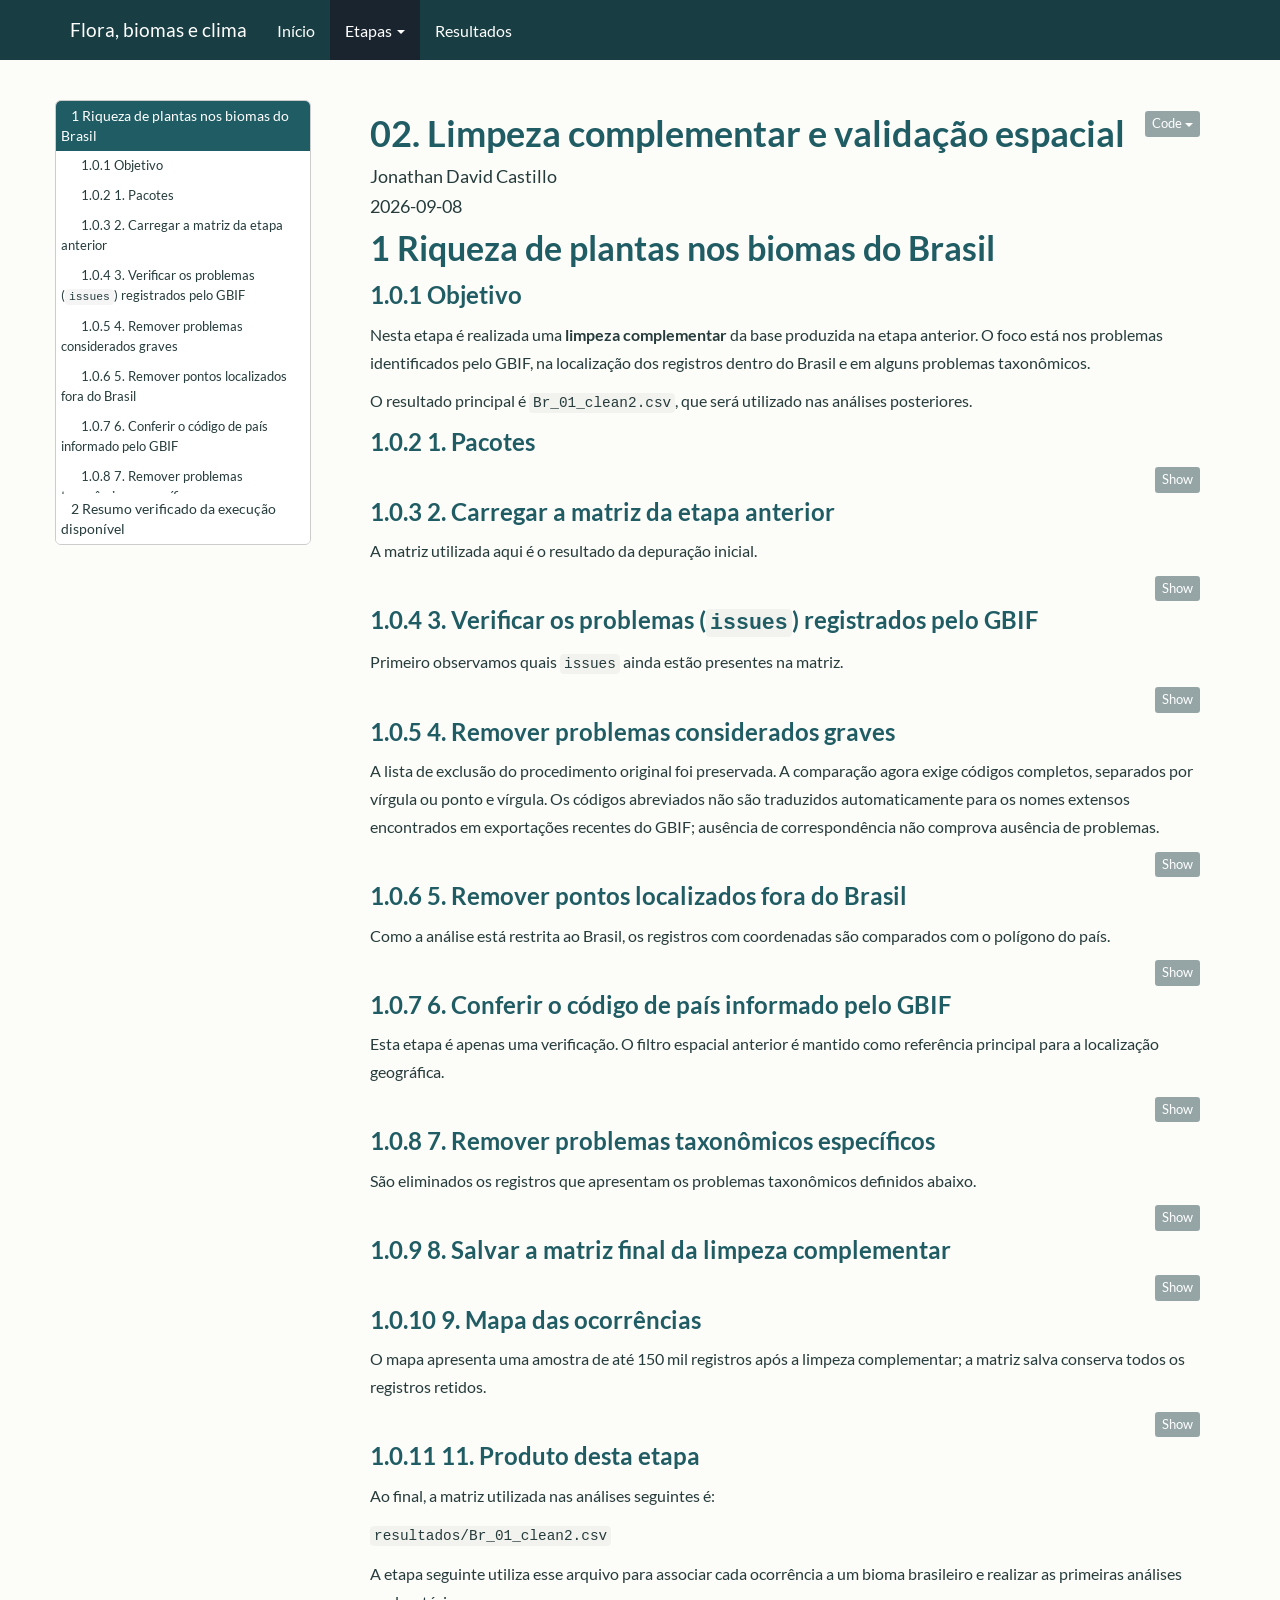
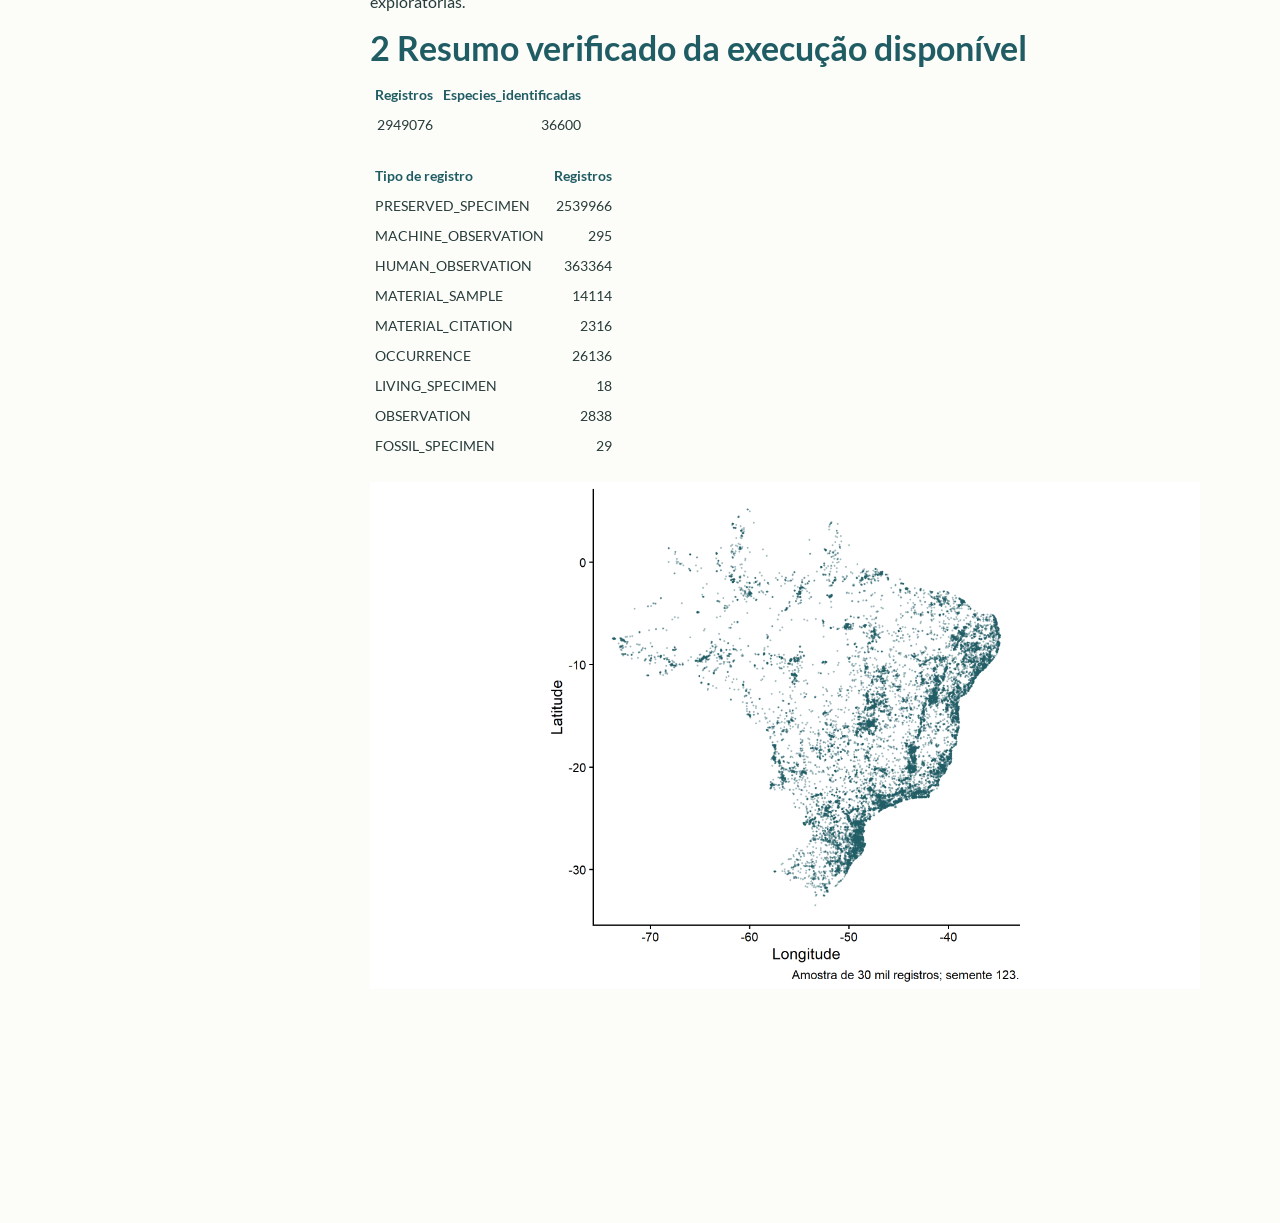
<file: docs/02_limpeza_complementar_BR_01.html>
<!DOCTYPE html>

<html>

<head>

<meta charset="utf-8" />
<meta name="generator" content="pandoc" />
<meta http-equiv="X-UA-Compatible" content="IE=EDGE" />


<meta name="author" content="Jonathan David Castillo" />

<meta name="date" content="2026-09-08" />

<title>02. Limpeza complementar e validação espacial</title>

<script src="site_libs/header-attrs-2.27/header-attrs.js"></script>
<script src="site_libs/jquery-3.6.0/jquery-3.6.0.min.js"></script>
<meta name="viewport" content="width=device-width, initial-scale=1" />
<link href="site_libs/bootstrap-3.3.5/css/flatly.min.css" rel="stylesheet" />
<script src="site_libs/bootstrap-3.3.5/js/bootstrap.min.js"></script>
<script src="site_libs/bootstrap-3.3.5/shim/html5shiv.min.js"></script>
<script src="site_libs/bootstrap-3.3.5/shim/respond.min.js"></script>
<style>h1 {font-size: 34px;}
       h1.title {font-size: 38px;}
       h2 {font-size: 30px;}
       h3 {font-size: 24px;}
       h4 {font-size: 18px;}
       h5 {font-size: 16px;}
       h6 {font-size: 12px;}
       code {color: inherit; background-color: rgba(0, 0, 0, 0.04);}
       pre:not([class]) { background-color: white }</style>
<script src="site_libs/jqueryui-1.13.2/jquery-ui.min.js"></script>
<link href="site_libs/tocify-1.9.1/jquery.tocify.css" rel="stylesheet" />
<script src="site_libs/tocify-1.9.1/jquery.tocify.js"></script>
<script src="site_libs/navigation-1.1/tabsets.js"></script>
<script src="site_libs/navigation-1.1/codefolding.js"></script>
<link href="site_libs/highlightjs-9.12.0/textmate.css" rel="stylesheet" />
<script src="site_libs/highlightjs-9.12.0/highlight.js"></script>

<style type="text/css">
  code{white-space: pre-wrap;}
  span.smallcaps{font-variant: small-caps;}
  span.underline{text-decoration: underline;}
  div.column{display: inline-block; vertical-align: top; width: 50%;}
  div.hanging-indent{margin-left: 1.5em; text-indent: -1.5em;}
  ul.task-list{list-style: none;}
    </style>

<style type="text/css">code{white-space: pre;}</style>
<script type="text/javascript">
if (window.hljs) {
  hljs.configure({languages: []});
  hljs.initHighlightingOnLoad();
  if (document.readyState && document.readyState === "complete") {
    window.setTimeout(function() { hljs.initHighlighting(); }, 0);
  }
}
</script>






<link rel="stylesheet" href="assets/estilo.css" type="text/css" />



<style type = "text/css">
.main-container {
  max-width: 940px;
  margin-left: auto;
  margin-right: auto;
}
img {
  max-width:100%;
}
.tabbed-pane {
  padding-top: 12px;
}
.html-widget {
  margin-bottom: 20px;
}
button.code-folding-btn:focus {
  outline: none;
}
summary {
  display: list-item;
}
details > summary > p:only-child {
  display: inline;
}
pre code {
  padding: 0;
}
</style>


<style type="text/css">
.dropdown-submenu {
  position: relative;
}
.dropdown-submenu>.dropdown-menu {
  top: 0;
  left: 100%;
  margin-top: -6px;
  margin-left: -1px;
  border-radius: 0 6px 6px 6px;
}
.dropdown-submenu:hover>.dropdown-menu {
  display: block;
}
.dropdown-submenu>a:after {
  display: block;
  content: " ";
  float: right;
  width: 0;
  height: 0;
  border-color: transparent;
  border-style: solid;
  border-width: 5px 0 5px 5px;
  border-left-color: #cccccc;
  margin-top: 5px;
  margin-right: -10px;
}
.dropdown-submenu:hover>a:after {
  border-left-color: #adb5bd;
}
.dropdown-submenu.pull-left {
  float: none;
}
.dropdown-submenu.pull-left>.dropdown-menu {
  left: -100%;
  margin-left: 10px;
  border-radius: 6px 0 6px 6px;
}
</style>

<script type="text/javascript">
// manage active state of menu based on current page
$(document).ready(function () {
  // active menu anchor
  href = window.location.pathname
  href = href.substr(href.lastIndexOf('/') + 1)
  if (href === "")
    href = "index.html";
  var menuAnchor = $('a[href="' + href + '"]');

  // mark the anchor link active (and if it's in a dropdown, also mark that active)
  var dropdown = menuAnchor.closest('li.dropdown');
  if (window.bootstrap) { // Bootstrap 4+
    menuAnchor.addClass('active');
    dropdown.find('> .dropdown-toggle').addClass('active');
  } else { // Bootstrap 3
    menuAnchor.parent().addClass('active');
    dropdown.addClass('active');
  }

  // Navbar adjustments
  var navHeight = $(".navbar").first().height() + 15;
  var style = document.createElement('style');
  var pt = "padding-top: " + navHeight + "px; ";
  var mt = "margin-top: -" + navHeight + "px; ";
  var css = "";
  // offset scroll position for anchor links (for fixed navbar)
  for (var i = 1; i <= 6; i++) {
    css += ".section h" + i + "{ " + pt + mt + "}\n";
  }
  style.innerHTML = "body {" + pt + "padding-bottom: 40px; }\n" + css;
  document.head.appendChild(style);
});
</script>

<!-- tabsets -->

<style type="text/css">
.tabset-dropdown > .nav-tabs {
  display: inline-table;
  max-height: 500px;
  min-height: 44px;
  overflow-y: auto;
  border: 1px solid #ddd;
  border-radius: 4px;
}

.tabset-dropdown > .nav-tabs > li.active:before, .tabset-dropdown > .nav-tabs.nav-tabs-open:before {
  content: "\e259";
  font-family: 'Glyphicons Halflings';
  display: inline-block;
  padding: 10px;
  border-right: 1px solid #ddd;
}

.tabset-dropdown > .nav-tabs.nav-tabs-open > li.active:before {
  content: "\e258";
  font-family: 'Glyphicons Halflings';
  border: none;
}

.tabset-dropdown > .nav-tabs > li.active {
  display: block;
}

.tabset-dropdown > .nav-tabs > li > a,
.tabset-dropdown > .nav-tabs > li > a:focus,
.tabset-dropdown > .nav-tabs > li > a:hover {
  border: none;
  display: inline-block;
  border-radius: 4px;
  background-color: transparent;
}

.tabset-dropdown > .nav-tabs.nav-tabs-open > li {
  display: block;
  float: none;
}

.tabset-dropdown > .nav-tabs > li {
  display: none;
}
</style>

<!-- code folding -->
<style type="text/css">
.code-folding-btn { margin-bottom: 4px; }
</style>



<style type="text/css">

#TOC {
  margin: 25px 0px 20px 0px;
}
@media (max-width: 768px) {
#TOC {
  position: relative;
  width: 100%;
}
}

@media print {
.toc-content {
  /* see https://github.com/w3c/csswg-drafts/issues/4434 */
  float: right;
}
}

.toc-content {
  padding-left: 30px;
  padding-right: 40px;
}

div.main-container {
  max-width: 1200px;
}

div.tocify {
  width: 20%;
  max-width: 260px;
  max-height: 85%;
}

@media (min-width: 768px) and (max-width: 991px) {
  div.tocify {
    width: 25%;
  }
}

@media (max-width: 767px) {
  div.tocify {
    width: 100%;
    max-width: none;
  }
}

.tocify ul, .tocify li {
  line-height: 20px;
}

.tocify-subheader .tocify-item {
  font-size: 0.90em;
}

.tocify .list-group-item {
  border-radius: 0px;
}


</style>



</head>

<body>


<div class="container-fluid main-container">


<!-- setup 3col/9col grid for toc_float and main content  -->
<div class="row">
<div class="col-xs-12 col-sm-4 col-md-3">
<div id="TOC" class="tocify">
</div>
</div>

<div class="toc-content col-xs-12 col-sm-8 col-md-9">




<div class="navbar navbar-default  navbar-fixed-top" role="navigation">
  <div class="container">
    <div class="navbar-header">
      <button type="button" class="navbar-toggle collapsed" data-toggle="collapse" data-bs-toggle="collapse" data-target="#navbar" data-bs-target="#navbar">
        <span class="icon-bar"></span>
        <span class="icon-bar"></span>
        <span class="icon-bar"></span>
      </button>
      <a class="navbar-brand" href="index.html">Flora, biomas e clima</a>
    </div>
    <div id="navbar" class="navbar-collapse collapse">
      <ul class="nav navbar-nav">
        <li>
  <a href="index.html">Início</a>
</li>
<li class="dropdown">
  <a href="#" class="dropdown-toggle" data-toggle="dropdown" role="button" data-bs-toggle="dropdown" aria-expanded="false">
    Etapas
     
    <span class="caret"></span>
  </a>
  <ul class="dropdown-menu" role="menu">
    <li>
      <a href="01_depuracao_BR_01.html">01 · Depuração</a>
    </li>
    <li>
      <a href="02_limpeza_complementar_BR_01.html">02 · Limpeza espacial</a>
    </li>
    <li>
      <a href="03_analise_exploratoria.html">03 · Biomas</a>
    </li>
    <li>
      <a href="04_analise_temporal_e_mapas.html">04 · Tempo e registros</a>
    </li>
    <li>
      <a href="05_mudanca_climatica_mata_atlantica.html">05 · Exposição climática</a>
    </li>
  </ul>
</li>
<li>
  <a href="resultados.html">Resultados</a>
</li>
      </ul>
      <ul class="nav navbar-nav navbar-right">
        
      </ul>
    </div><!--/.nav-collapse -->
  </div><!--/.container -->
</div><!--/.navbar -->

<div id="header">

<div class="btn-group pull-right float-right">
<button type="button" class="btn btn-default btn-xs btn-secondary btn-sm dropdown-toggle" data-toggle="dropdown" data-bs-toggle="dropdown" aria-haspopup="true" aria-expanded="false"><span>Code</span> <span class="caret"></span></button>
<ul class="dropdown-menu dropdown-menu-right" style="min-width: 50px;">
<li><a id="rmd-show-all-code" href="#">Show All Code</a></li>
<li><a id="rmd-hide-all-code" href="#">Hide All Code</a></li>
</ul>
</div>



<h1 class="title toc-ignore">02. Limpeza complementar e validação
espacial</h1>
<h4 class="author">Jonathan David Castillo</h4>
<h4 class="date">2026-09-08</h4>

</div>


<div id="riqueza-de-plantas-nos-biomas-do-brasil" class="section level1"
number="1">
<h1><span class="header-section-number">1</span> Riqueza de plantas nos
biomas do Brasil</h1>
<div id="objetivo" class="section level3" number="1.0.1">
<h3><span class="header-section-number">1.0.1</span> Objetivo</h3>
<p>Nesta etapa é realizada uma <strong>limpeza complementar</strong> da
base produzida na etapa anterior. O foco está nos problemas
identificados pelo GBIF, na localização dos registros dentro do Brasil e
em alguns problemas taxonômicos.</p>
<p>O resultado principal é <code>Br_01_clean2.csv</code>, que será
utilizado nas análises posteriores.</p>
</div>
<div id="pacotes" class="section level3" number="1.0.2">
<h3><span class="header-section-number">1.0.2</span> 1. Pacotes</h3>
<pre class="r"><code>library(data.table)
library(dplyr)
library(stringr)
library(sf)
library(countrycode)</code></pre>
</div>
<div id="carregar-a-matriz-da-etapa-anterior" class="section level3"
number="1.0.3">
<h3><span class="header-section-number">1.0.3</span> 2. Carregar a
matriz da etapa anterior</h3>
<p>A matriz utilizada aqui é o resultado da depuração inicial.</p>
<pre class="r"><code>Br_01 &lt;- fread(
  entrada(&quot;resultados/Br_01_clean_inicial.csv&quot;),
  encoding = &quot;UTF-8&quot;,
  na.strings = c(&quot;&quot;, &quot;NA&quot;, &quot;NULL&quot;, &quot;null&quot;)
)</code></pre>
</div>
<div id="verificar-os-problemas-issues-registrados-pelo-gbif"
class="section level3" number="1.0.4">
<h3><span class="header-section-number">1.0.4</span> 3. Verificar os
problemas (<code>issues</code>) registrados pelo GBIF</h3>
<p>Primeiro observamos quais <code>issues</code> ainda estão presentes
na matriz.</p>
<pre class="r"><code>issue_presentes &lt;- Br_01[
  !is.na(issue) &amp; issue != &quot;&quot;,
  unique(unlist(strsplit(issue, &quot;[;,]&quot;)))
]

cat(&quot;Issues encontrados em Br_01:\n&quot;)
print(sort(issue_presentes))</code></pre>
</div>
<div id="remover-problemas-considerados-graves" class="section level3"
number="1.0.5">
<h3><span class="header-section-number">1.0.5</span> 4. Remover
problemas considerados graves</h3>
<p>A lista de exclusão do procedimento original foi preservada. A
comparação agora exige códigos completos, separados por vírgula ou ponto
e vírgula. Os códigos abreviados não são traduzidos automaticamente para
os nomes extensos encontrados em exportações recentes do GBIF; ausência
de correspondência não comprova ausência de problemas.</p>
<pre class="r"><code>issues_graves &lt;- c(
  &quot;cdiv&quot;,
  &quot;cdout&quot;,
  &quot;cdrepf&quot;,
  &quot;cdreps&quot;,
  &quot;preneglat&quot;,
  &quot;preneglon&quot;,
  &quot;preswcd&quot;,
  &quot;cdpi&quot;,
  &quot;cdumi&quot;
)

patron_issues &lt;- paste(
  issues_graves,
  collapse = &quot;|&quot;
)

Br_01_clean2 &lt;- Br_01[
  is.na(issue) |
  issue == &quot;&quot; |
  !grepl(
    paste0(&quot;(^|[;,])(&quot;, patron_issues, &quot;)([;,]|$)&quot;),
    issue
  )
]

cat(
  &quot;Registros após revisar os issues:&quot;,
  nrow(Br_01_clean2),
  &quot;\n&quot;
)</code></pre>
</div>
<div id="remover-pontos-localizados-fora-do-brasil"
class="section level3" number="1.0.6">
<h3><span class="header-section-number">1.0.6</span> 5. Remover pontos
localizados fora do Brasil</h3>
<p>Como a análise está restrita ao Brasil, os registros com coordenadas
são comparados com o polígono do país.</p>
<pre class="r"><code>brasil &lt;- rnaturalearth::ne_countries(
  country = &quot;Brazil&quot;,
  scale = &quot;medium&quot;,
  returnclass = &quot;sf&quot;
)

idx_coord &lt;- which(
  !is.na(Br_01_clean2$decimalLatitude) &amp;
  !is.na(Br_01_clean2$decimalLongitude)
)

pontos &lt;- sf::st_as_sf(
  Br_01_clean2[idx_coord],
  coords = c(
    &quot;decimalLongitude&quot;,
    &quot;decimalLatitude&quot;
  ),
  crs = 4326,
  remove = FALSE
)

dentro &lt;- sf::st_within(
  pontos,
  brasil,
  sparse = FALSE
)

dentro &lt;- apply(
  dentro,
  1,
  any
)

manter_brasil &lt;- rep(FALSE, nrow(Br_01_clean2))

manter_brasil[idx_coord] &lt;- dentro

Br_01_clean2 &lt;- Br_01_clean2[
  manter_brasil
]

cat(
  &quot;Registros após o filtro espacial:&quot;,
  nrow(Br_01_clean2),
  &quot;\n&quot;
)</code></pre>
</div>
<div id="conferir-o-código-de-país-informado-pelo-gbif"
class="section level3" number="1.0.7">
<h3><span class="header-section-number">1.0.7</span> 6. Conferir o
código de país informado pelo GBIF</h3>
<p>Esta etapa é apenas uma verificação. O filtro espacial anterior é
mantido como referência principal para a localização geográfica.</p>
<pre class="r"><code>if(&quot;countryCode&quot; %in% names(Br_01_clean2)){

  paises_problematicos &lt;- Br_01_clean2[
    !is.na(countryCode) &amp;
    countryCode != &quot;&quot; &amp;
    countryCode != &quot;BR&quot;
  ]

  cat(
    &quot;Registros com countryCode diferente de BR:&quot;,
    nrow(paises_problematicos),
    &quot;\n&quot;
  )

}</code></pre>
</div>
<div id="remover-problemas-taxonômicos-específicos"
class="section level3" number="1.0.8">
<h3><span class="header-section-number">1.0.8</span> 7. Remover
problemas taxonômicos específicos</h3>
<p>São eliminados os registros que apresentam os problemas taxonômicos
definidos abaixo.</p>
<pre class="r"><code>issues_taxonomicos &lt;- c(
  &quot;txmatnon&quot;,
  &quot;txmathi&quot;,
  &quot;taxstinv&quot;,
  &quot;rankinv&quot;,
  &quot;ns&quot;,
  &quot;bbmn&quot;
)

patron_tax &lt;- paste(
  issues_taxonomicos,
  collapse = &quot;|&quot;
)

Br_01_clean2 &lt;- Br_01_clean2[
  is.na(issue) |
  issue == &quot;&quot; |
  !grepl(
    paste0(&quot;(^|[;,])(&quot;, patron_tax, &quot;)([;,]|$)&quot;),
    issue
  )
]</code></pre>
</div>
<div id="salvar-a-matriz-final-da-limpeza-complementar"
class="section level3" number="1.0.9">
<h3><span class="header-section-number">1.0.9</span> 8. Salvar a matriz
final da limpeza complementar</h3>
<pre class="r"><code>fwrite(
  Br_01_clean2,
  &quot;resultados/Br_01_clean2.csv&quot;
)</code></pre>
</div>
<div id="mapa-das-ocorrências" class="section level3" number="1.0.10">
<h3><span class="header-section-number">1.0.10</span> 9. Mapa das
ocorrências</h3>
<p>O mapa apresenta uma amostra de até 150 mil registros após a limpeza
complementar; a matriz salva conserva todos os registros retidos.</p>
<pre class="r"><code>library(sf)
library(ggplot2)
library(rnaturalearth)
library(geobr)
library(ggspatial)


brasil &lt;- ne_countries(
  country = &quot;Brazil&quot;,
  scale = &quot;medium&quot;,
  returnclass = &quot;sf&quot;
)

# Estados de Brasil

estados &lt;- geobr::read_state(year = 2020, simplified = TRUE)

# Amostra reprodutível apenas para visualização
set.seed(123)
ocorrencias_sf &lt;- st_as_sf(
  dplyr::slice_sample(Br_01_clean2, n = min(150000, nrow(Br_01_clean2))),
  coords = c(&quot;decimalLongitude&quot;, &quot;decimalLatitude&quot;),
  crs = 4326,
  remove = FALSE
)

# Mapa
ggplot() +
  geom_sf(
    data = brasil,
    fill = &quot;grey95&quot;,
    color = &quot;grey50&quot;,
    linewidth = 0.5
  ) +
  geom_sf(
    data = estados,
    fill = NA,
    color = &quot;grey75&quot;,
    linewidth = 0.25
  ) +
  geom_sf(
    data = ocorrencias_sf,
    color = &quot;#1f4e79&quot;,
    size = 0.12,
    alpha = 0.12
  ) +
  coord_sf(
    xlim = c(-75, -34),
    ylim = c(-34, 6),
    expand = FALSE
  ) +
  annotation_scale(location = &quot;bl&quot;, width_hint = 0.25) +
  annotation_north_arrow(
    location = &quot;br&quot;,
    which_north = &quot;true&quot;,
    style = north_arrow_fancy_orienteering
  ) +
  labs(
    title = &quot;Distribuição espacial dos registros no Brasil&quot;,
    x = NULL,
    y = NULL
  ) +
  theme_minimal(base_size = 12) +
  theme(
    panel.grid.major = element_line(color = &quot;grey88&quot;, linewidth = 0.2),
    panel.background = element_rect(fill = &quot;aliceblue&quot;, color = NA),
    plot.background = element_rect(fill = &quot;white&quot;, color = NA),
    axis.text = element_text(color = &quot;grey30&quot;),
    plot.title = element_text(face = &quot;bold&quot;, size = 14),
    plot.subtitle = element_text(size = 11, color = &quot;grey30&quot;),
    legend.position = &quot;none&quot;
  )</code></pre>
</div>
<div id="produto-desta-etapa" class="section level3" number="1.0.11">
<h3><span class="header-section-number">1.0.11</span> 11. Produto desta
etapa</h3>
<p>Ao final, a matriz utilizada nas análises seguintes é:</p>
<p><code>resultados/Br_01_clean2.csv</code></p>
<p>A etapa seguinte utiliza esse arquivo para associar cada ocorrência a
um bioma brasileiro e realizar as primeiras análises exploratórias.</p>
</div>
</div>
<div id="resumo-verificado-da-execução-disponível"
class="section level1" number="2">
<h1><span class="header-section-number">2</span> Resumo verificado da
execução disponível</h1>
<table>
<thead>
<tr class="header">
<th align="right">Registros</th>
<th align="right">Especies_identificadas</th>
</tr>
</thead>
<tbody>
<tr class="odd">
<td align="right">2949076</td>
<td align="right">36600</td>
</tr>
</tbody>
</table>
<table>
<thead>
<tr class="header">
<th align="left">Tipo de registro</th>
<th align="right">Registros</th>
</tr>
</thead>
<tbody>
<tr class="odd">
<td align="left">PRESERVED_SPECIMEN</td>
<td align="right">2539966</td>
</tr>
<tr class="even">
<td align="left">MACHINE_OBSERVATION</td>
<td align="right">295</td>
</tr>
<tr class="odd">
<td align="left">HUMAN_OBSERVATION</td>
<td align="right">363364</td>
</tr>
<tr class="even">
<td align="left">MATERIAL_SAMPLE</td>
<td align="right">14114</td>
</tr>
<tr class="odd">
<td align="left">MATERIAL_CITATION</td>
<td align="right">2316</td>
</tr>
<tr class="even">
<td align="left">OCCURRENCE</td>
<td align="right">26136</td>
</tr>
<tr class="odd">
<td align="left">LIVING_SPECIMEN</td>
<td align="right">18</td>
</tr>
<tr class="even">
<td align="left">OBSERVATION</td>
<td align="right">2838</td>
</tr>
<tr class="odd">
<td align="left">FOSSIL_SPECIMEN</td>
<td align="right">29</td>
</tr>
</tbody>
</table>
<p><img src="02_limpeza_complementar_BR_01_files/figure-html/resumo-publicado-1.png" width="1350" /></p>
</div>



</div>
</div>

</div>

<script>

// add bootstrap table styles to pandoc tables
function bootstrapStylePandocTables() {
  $('tr.odd').parent('tbody').parent('table').addClass('table table-condensed');
}
$(document).ready(function () {
  bootstrapStylePandocTables();
});


</script>

<!-- tabsets -->

<script>
$(document).ready(function () {
  window.buildTabsets("TOC");
});

$(document).ready(function () {
  $('.tabset-dropdown > .nav-tabs > li').click(function () {
    $(this).parent().toggleClass('nav-tabs-open');
  });
});
</script>

<!-- code folding -->
<script>
$(document).ready(function () {
  window.initializeCodeFolding("hide" === "show");
});
</script>

<script>
$(document).ready(function ()  {

    // temporarily add toc-ignore selector to headers for the consistency with Pandoc
    $('.unlisted.unnumbered').addClass('toc-ignore')

    // move toc-ignore selectors from section div to header
    $('div.section.toc-ignore')
        .removeClass('toc-ignore')
        .children('h1,h2,h3,h4,h5').addClass('toc-ignore');

    // establish options
    var options = {
      selectors: "h1,h2,h3",
      theme: "bootstrap3",
      context: '.toc-content',
      hashGenerator: function (text) {
        return text.replace(/[.\\/?&!#<>]/g, '').replace(/\s/g, '_');
      },
      ignoreSelector: ".toc-ignore",
      scrollTo: 0
    };
    options.showAndHide = true;
    options.smoothScroll = true;

    // tocify
    var toc = $("#TOC").tocify(options).data("toc-tocify");
});
</script>

<!-- dynamically load mathjax for compatibility with self-contained -->
<script>
  (function () {
    var script = document.createElement("script");
    script.type = "text/javascript";
    script.src  = "https://mathjax.rstudio.com/latest/MathJax.js?config=TeX-AMS-MML_HTMLorMML";
    document.getElementsByTagName("head")[0].appendChild(script);
  })();
</script>

</body>
</html>
</file>
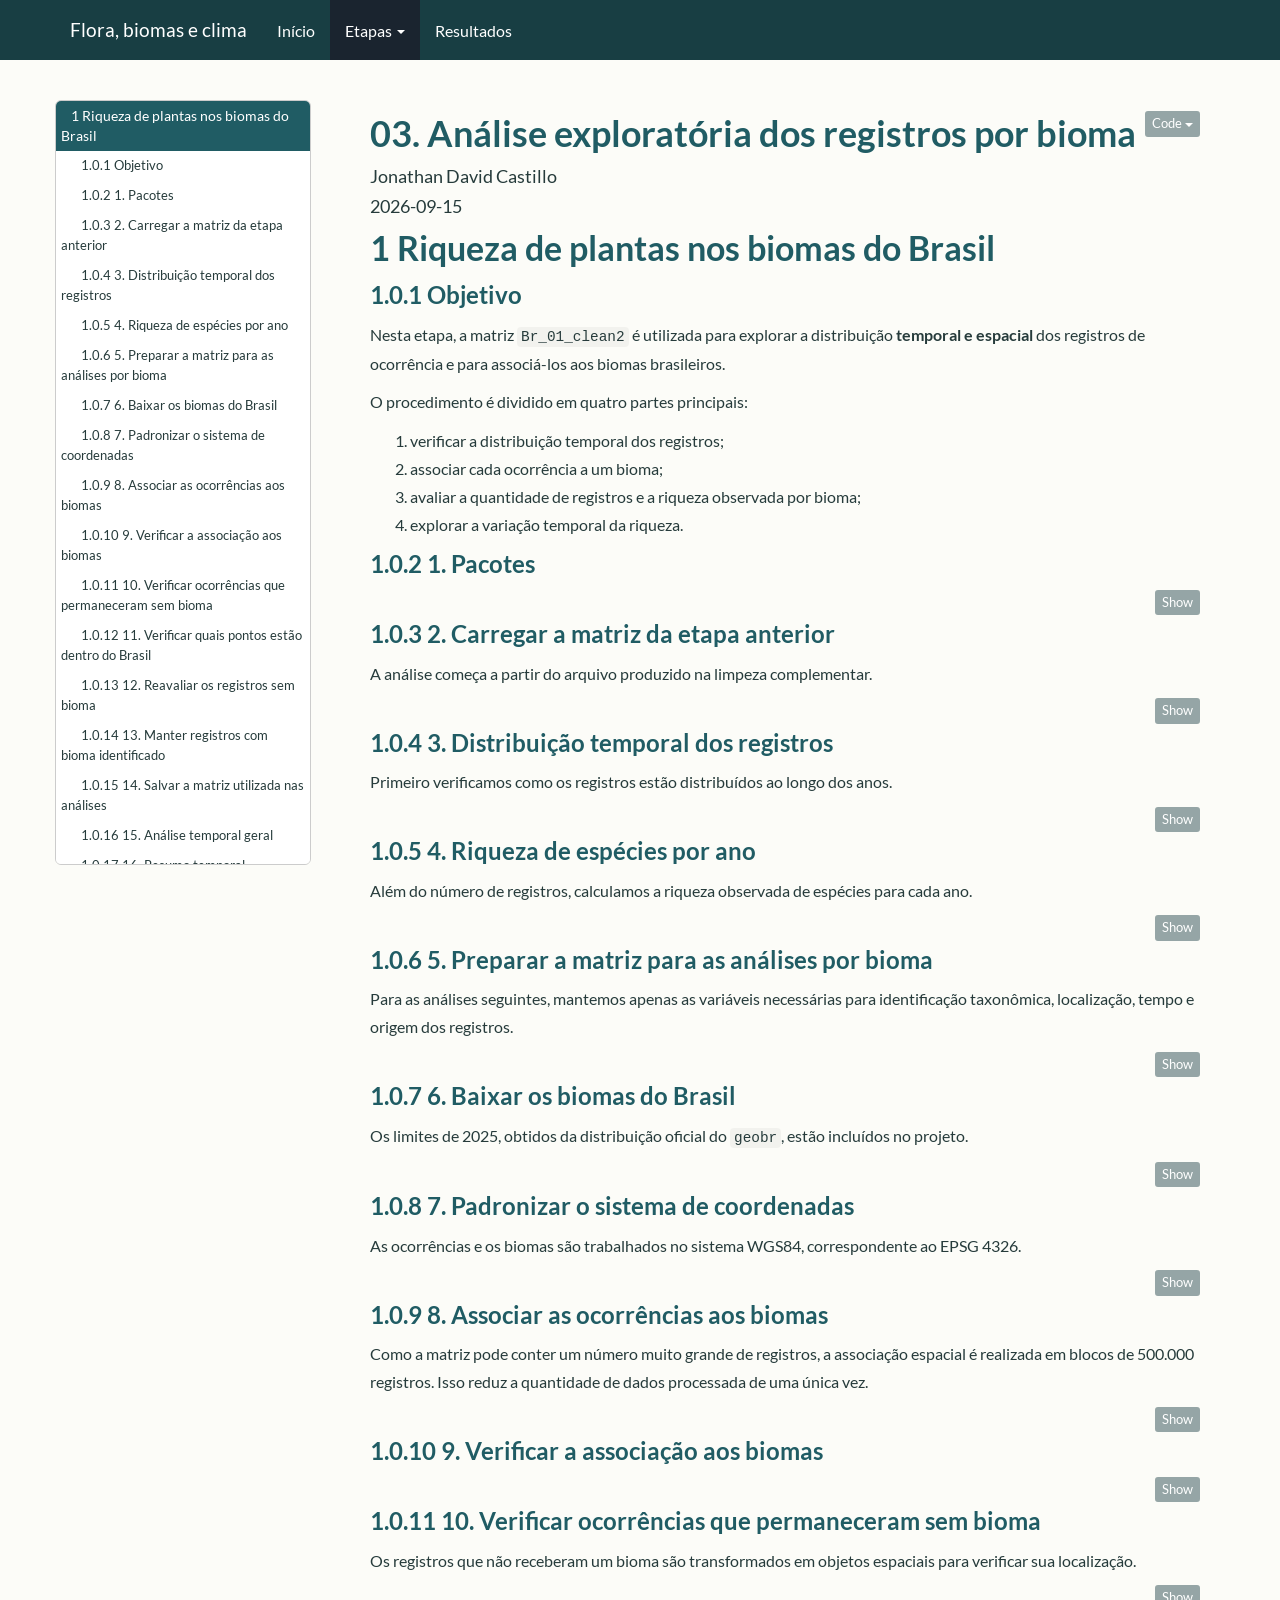
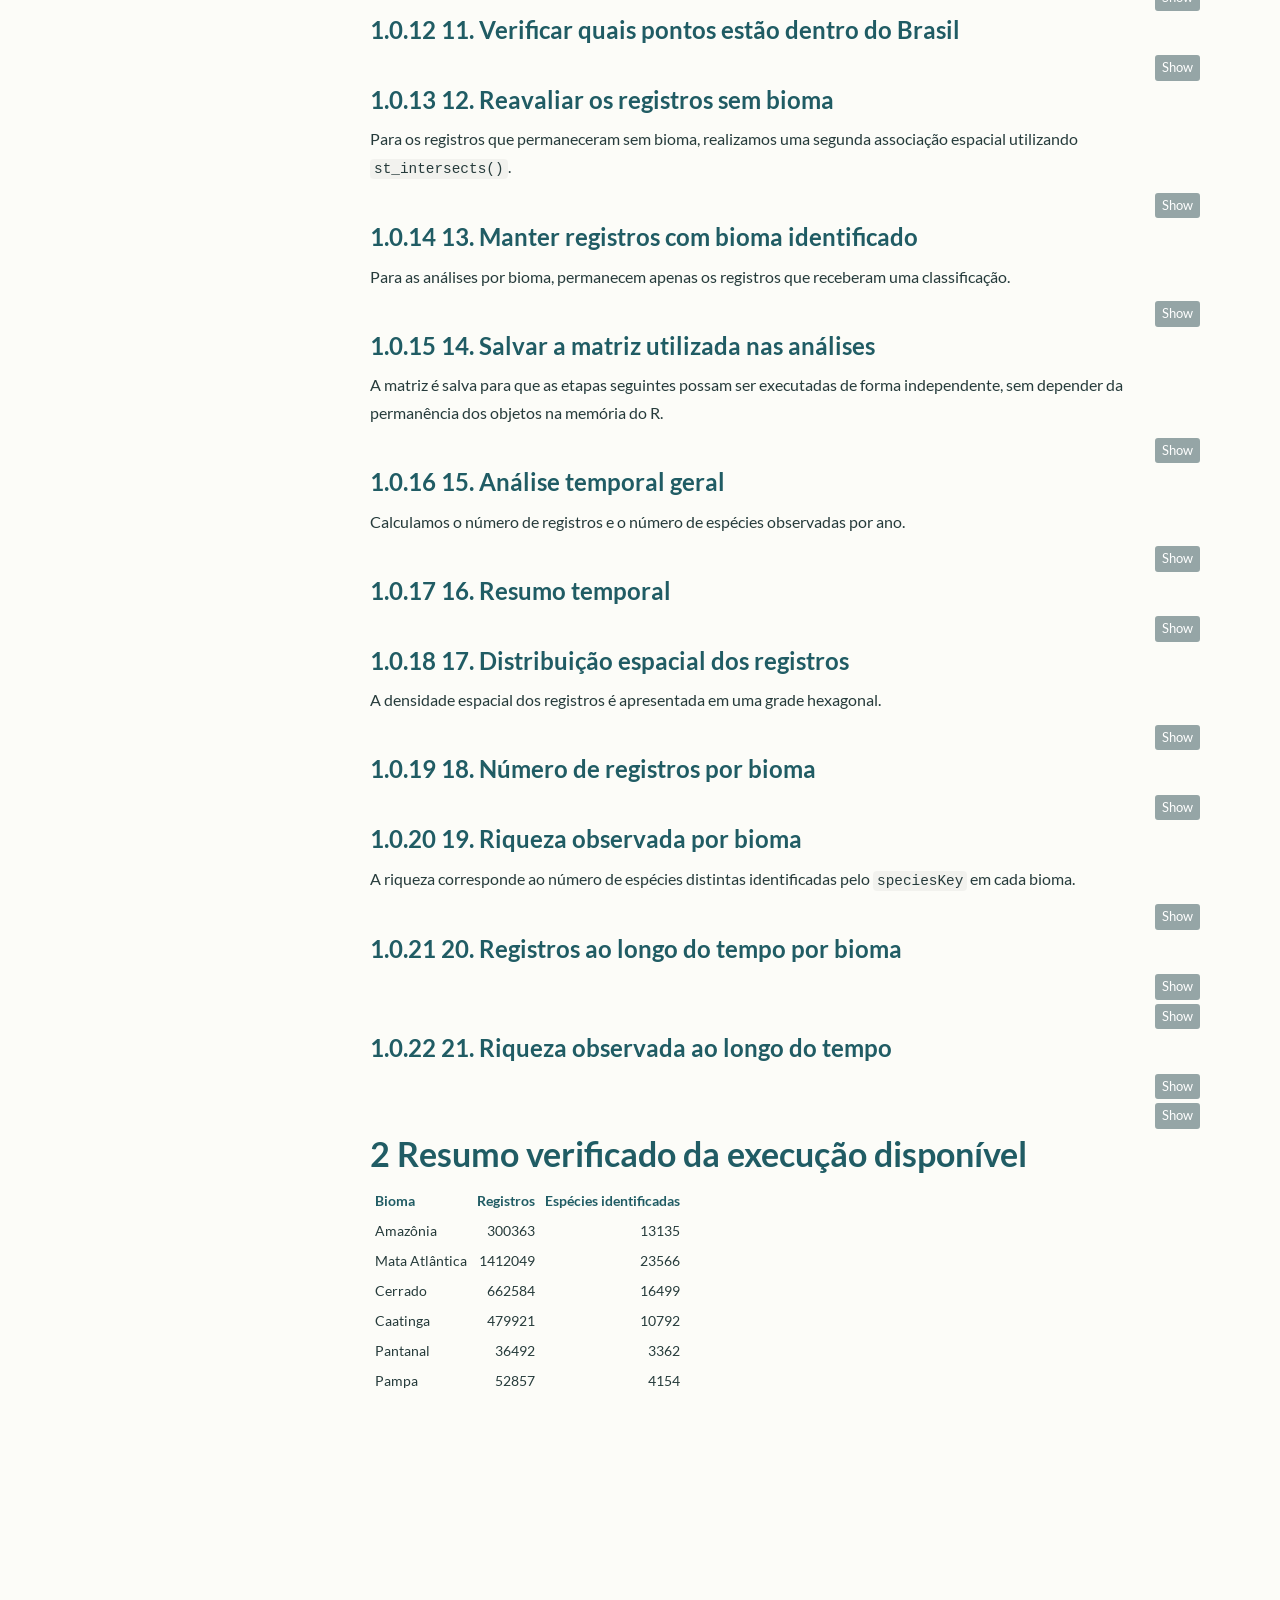
<file: docs/03_analise_exploratoria.html>
<!DOCTYPE html>

<html>

<head>

<meta charset="utf-8" />
<meta name="generator" content="pandoc" />
<meta http-equiv="X-UA-Compatible" content="IE=EDGE" />


<meta name="author" content="Jonathan David Castillo" />

<meta name="date" content="2026-09-15" />

<title>03. Análise exploratória dos registros por bioma</title>

<script src="site_libs/header-attrs-2.27/header-attrs.js"></script>
<script src="site_libs/jquery-3.6.0/jquery-3.6.0.min.js"></script>
<meta name="viewport" content="width=device-width, initial-scale=1" />
<link href="site_libs/bootstrap-3.3.5/css/flatly.min.css" rel="stylesheet" />
<script src="site_libs/bootstrap-3.3.5/js/bootstrap.min.js"></script>
<script src="site_libs/bootstrap-3.3.5/shim/html5shiv.min.js"></script>
<script src="site_libs/bootstrap-3.3.5/shim/respond.min.js"></script>
<style>h1 {font-size: 34px;}
       h1.title {font-size: 38px;}
       h2 {font-size: 30px;}
       h3 {font-size: 24px;}
       h4 {font-size: 18px;}
       h5 {font-size: 16px;}
       h6 {font-size: 12px;}
       code {color: inherit; background-color: rgba(0, 0, 0, 0.04);}
       pre:not([class]) { background-color: white }</style>
<script src="site_libs/jqueryui-1.13.2/jquery-ui.min.js"></script>
<link href="site_libs/tocify-1.9.1/jquery.tocify.css" rel="stylesheet" />
<script src="site_libs/tocify-1.9.1/jquery.tocify.js"></script>
<script src="site_libs/navigation-1.1/tabsets.js"></script>
<script src="site_libs/navigation-1.1/codefolding.js"></script>
<link href="site_libs/highlightjs-9.12.0/textmate.css" rel="stylesheet" />
<script src="site_libs/highlightjs-9.12.0/highlight.js"></script>

<style type="text/css">
  code{white-space: pre-wrap;}
  span.smallcaps{font-variant: small-caps;}
  span.underline{text-decoration: underline;}
  div.column{display: inline-block; vertical-align: top; width: 50%;}
  div.hanging-indent{margin-left: 1.5em; text-indent: -1.5em;}
  ul.task-list{list-style: none;}
    </style>

<style type="text/css">code{white-space: pre;}</style>
<script type="text/javascript">
if (window.hljs) {
  hljs.configure({languages: []});
  hljs.initHighlightingOnLoad();
  if (document.readyState && document.readyState === "complete") {
    window.setTimeout(function() { hljs.initHighlighting(); }, 0);
  }
}
</script>






<link rel="stylesheet" href="assets/estilo.css" type="text/css" />



<style type = "text/css">
.main-container {
  max-width: 940px;
  margin-left: auto;
  margin-right: auto;
}
img {
  max-width:100%;
}
.tabbed-pane {
  padding-top: 12px;
}
.html-widget {
  margin-bottom: 20px;
}
button.code-folding-btn:focus {
  outline: none;
}
summary {
  display: list-item;
}
details > summary > p:only-child {
  display: inline;
}
pre code {
  padding: 0;
}
</style>


<style type="text/css">
.dropdown-submenu {
  position: relative;
}
.dropdown-submenu>.dropdown-menu {
  top: 0;
  left: 100%;
  margin-top: -6px;
  margin-left: -1px;
  border-radius: 0 6px 6px 6px;
}
.dropdown-submenu:hover>.dropdown-menu {
  display: block;
}
.dropdown-submenu>a:after {
  display: block;
  content: " ";
  float: right;
  width: 0;
  height: 0;
  border-color: transparent;
  border-style: solid;
  border-width: 5px 0 5px 5px;
  border-left-color: #cccccc;
  margin-top: 5px;
  margin-right: -10px;
}
.dropdown-submenu:hover>a:after {
  border-left-color: #adb5bd;
}
.dropdown-submenu.pull-left {
  float: none;
}
.dropdown-submenu.pull-left>.dropdown-menu {
  left: -100%;
  margin-left: 10px;
  border-radius: 6px 0 6px 6px;
}
</style>

<script type="text/javascript">
// manage active state of menu based on current page
$(document).ready(function () {
  // active menu anchor
  href = window.location.pathname
  href = href.substr(href.lastIndexOf('/') + 1)
  if (href === "")
    href = "index.html";
  var menuAnchor = $('a[href="' + href + '"]');

  // mark the anchor link active (and if it's in a dropdown, also mark that active)
  var dropdown = menuAnchor.closest('li.dropdown');
  if (window.bootstrap) { // Bootstrap 4+
    menuAnchor.addClass('active');
    dropdown.find('> .dropdown-toggle').addClass('active');
  } else { // Bootstrap 3
    menuAnchor.parent().addClass('active');
    dropdown.addClass('active');
  }

  // Navbar adjustments
  var navHeight = $(".navbar").first().height() + 15;
  var style = document.createElement('style');
  var pt = "padding-top: " + navHeight + "px; ";
  var mt = "margin-top: -" + navHeight + "px; ";
  var css = "";
  // offset scroll position for anchor links (for fixed navbar)
  for (var i = 1; i <= 6; i++) {
    css += ".section h" + i + "{ " + pt + mt + "}\n";
  }
  style.innerHTML = "body {" + pt + "padding-bottom: 40px; }\n" + css;
  document.head.appendChild(style);
});
</script>

<!-- tabsets -->

<style type="text/css">
.tabset-dropdown > .nav-tabs {
  display: inline-table;
  max-height: 500px;
  min-height: 44px;
  overflow-y: auto;
  border: 1px solid #ddd;
  border-radius: 4px;
}

.tabset-dropdown > .nav-tabs > li.active:before, .tabset-dropdown > .nav-tabs.nav-tabs-open:before {
  content: "\e259";
  font-family: 'Glyphicons Halflings';
  display: inline-block;
  padding: 10px;
  border-right: 1px solid #ddd;
}

.tabset-dropdown > .nav-tabs.nav-tabs-open > li.active:before {
  content: "\e258";
  font-family: 'Glyphicons Halflings';
  border: none;
}

.tabset-dropdown > .nav-tabs > li.active {
  display: block;
}

.tabset-dropdown > .nav-tabs > li > a,
.tabset-dropdown > .nav-tabs > li > a:focus,
.tabset-dropdown > .nav-tabs > li > a:hover {
  border: none;
  display: inline-block;
  border-radius: 4px;
  background-color: transparent;
}

.tabset-dropdown > .nav-tabs.nav-tabs-open > li {
  display: block;
  float: none;
}

.tabset-dropdown > .nav-tabs > li {
  display: none;
}
</style>

<!-- code folding -->
<style type="text/css">
.code-folding-btn { margin-bottom: 4px; }
</style>



<style type="text/css">

#TOC {
  margin: 25px 0px 20px 0px;
}
@media (max-width: 768px) {
#TOC {
  position: relative;
  width: 100%;
}
}

@media print {
.toc-content {
  /* see https://github.com/w3c/csswg-drafts/issues/4434 */
  float: right;
}
}

.toc-content {
  padding-left: 30px;
  padding-right: 40px;
}

div.main-container {
  max-width: 1200px;
}

div.tocify {
  width: 20%;
  max-width: 260px;
  max-height: 85%;
}

@media (min-width: 768px) and (max-width: 991px) {
  div.tocify {
    width: 25%;
  }
}

@media (max-width: 767px) {
  div.tocify {
    width: 100%;
    max-width: none;
  }
}

.tocify ul, .tocify li {
  line-height: 20px;
}

.tocify-subheader .tocify-item {
  font-size: 0.90em;
}

.tocify .list-group-item {
  border-radius: 0px;
}


</style>



</head>

<body>


<div class="container-fluid main-container">


<!-- setup 3col/9col grid for toc_float and main content  -->
<div class="row">
<div class="col-xs-12 col-sm-4 col-md-3">
<div id="TOC" class="tocify">
</div>
</div>

<div class="toc-content col-xs-12 col-sm-8 col-md-9">




<div class="navbar navbar-default  navbar-fixed-top" role="navigation">
  <div class="container">
    <div class="navbar-header">
      <button type="button" class="navbar-toggle collapsed" data-toggle="collapse" data-bs-toggle="collapse" data-target="#navbar" data-bs-target="#navbar">
        <span class="icon-bar"></span>
        <span class="icon-bar"></span>
        <span class="icon-bar"></span>
      </button>
      <a class="navbar-brand" href="index.html">Flora, biomas e clima</a>
    </div>
    <div id="navbar" class="navbar-collapse collapse">
      <ul class="nav navbar-nav">
        <li>
  <a href="index.html">Início</a>
</li>
<li class="dropdown">
  <a href="#" class="dropdown-toggle" data-toggle="dropdown" role="button" data-bs-toggle="dropdown" aria-expanded="false">
    Etapas
     
    <span class="caret"></span>
  </a>
  <ul class="dropdown-menu" role="menu">
    <li>
      <a href="01_depuracao_BR_01.html">01 · Depuração</a>
    </li>
    <li>
      <a href="02_limpeza_complementar_BR_01.html">02 · Limpeza espacial</a>
    </li>
    <li>
      <a href="03_analise_exploratoria.html">03 · Biomas</a>
    </li>
    <li>
      <a href="04_analise_temporal_e_mapas.html">04 · Tempo e registros</a>
    </li>
    <li>
      <a href="05_mudanca_climatica_mata_atlantica.html">05 · Exposição climática</a>
    </li>
  </ul>
</li>
<li>
  <a href="resultados.html">Resultados</a>
</li>
      </ul>
      <ul class="nav navbar-nav navbar-right">
        
      </ul>
    </div><!--/.nav-collapse -->
  </div><!--/.container -->
</div><!--/.navbar -->

<div id="header">

<div class="btn-group pull-right float-right">
<button type="button" class="btn btn-default btn-xs btn-secondary btn-sm dropdown-toggle" data-toggle="dropdown" data-bs-toggle="dropdown" aria-haspopup="true" aria-expanded="false"><span>Code</span> <span class="caret"></span></button>
<ul class="dropdown-menu dropdown-menu-right" style="min-width: 50px;">
<li><a id="rmd-show-all-code" href="#">Show All Code</a></li>
<li><a id="rmd-hide-all-code" href="#">Hide All Code</a></li>
</ul>
</div>



<h1 class="title toc-ignore">03. Análise exploratória dos registros por
bioma</h1>
<h4 class="author">Jonathan David Castillo</h4>
<h4 class="date">2026-09-15</h4>

</div>


<div id="riqueza-de-plantas-nos-biomas-do-brasil" class="section level1"
number="1">
<h1><span class="header-section-number">1</span> Riqueza de plantas nos
biomas do Brasil</h1>
<div id="objetivo" class="section level3" number="1.0.1">
<h3><span class="header-section-number">1.0.1</span> Objetivo</h3>
<p>Nesta etapa, a matriz <code>Br_01_clean2</code> é utilizada para
explorar a distribuição <strong>temporal e espacial</strong> dos
registros de ocorrência e para associá-los aos biomas brasileiros.</p>
<p>O procedimento é dividido em quatro partes principais:</p>
<ol style="list-style-type: decimal">
<li>verificar a distribuição temporal dos registros;</li>
<li>associar cada ocorrência a um bioma;</li>
<li>avaliar a quantidade de registros e a riqueza observada por
bioma;</li>
<li>explorar a variação temporal da riqueza.</li>
</ol>
</div>
<div id="pacotes" class="section level3" number="1.0.2">
<h3><span class="header-section-number">1.0.2</span> 1. Pacotes</h3>
<pre class="r"><code>library(dplyr)
library(sf)
library(geobr)
library(ggplot2)
library(rnaturalearth)
library(scales)</code></pre>
</div>
<div id="carregar-a-matriz-da-etapa-anterior" class="section level3"
number="1.0.3">
<h3><span class="header-section-number">1.0.3</span> 2. Carregar a
matriz da etapa anterior</h3>
<p>A análise começa a partir do arquivo produzido na limpeza
complementar.</p>
<pre class="r"><code>Br_01_clean2 &lt;- data.table::fread(
  entrada(&quot;resultados/Br_01_clean2.csv&quot;),
  encoding = &quot;UTF-8&quot;,
  na.strings = c(&quot;&quot;, &quot;NA&quot;, &quot;NULL&quot;, &quot;null&quot;)
)</code></pre>
</div>
<div id="distribuição-temporal-dos-registros" class="section level3"
number="1.0.4">
<h3><span class="header-section-number">1.0.4</span> 3. Distribuição
temporal dos registros</h3>
<p>Primeiro verificamos como os registros estão distribuídos ao longo
dos anos.</p>
<pre class="r"><code>Br_01_clean2 |&gt;
  dplyr::count(year) |&gt;
  ggplot(aes(x = year, y = n)) +
  
  geom_line(
    color = &quot;#1f4e79&quot;,
    linewidth = 1
  ) +
  
  geom_point(
    color = &quot;#1f4e79&quot;,
    size = 1.5,
    alpha = 0.8
  ) +
  
  labs(
    x = &quot;Ano&quot;,
    y = &quot;Registros&quot;,
    title = &quot;Registros por ano&quot;
  ) +
  
  scale_y_continuous(
    labels = scales::label_number(big.mark = &quot;.&quot;)
  ) +
  
  theme_classic(base_size = 12) +
  
  theme(
    axis.text = element_text(color = &quot;grey30&quot;),
    plot.title = element_text(
      face = &quot;bold&quot;,
      size = 14,
      color = &quot;grey20&quot;
    )
  )</code></pre>
</div>
<div id="riqueza-de-espécies-por-ano" class="section level3"
number="1.0.5">
<h3><span class="header-section-number">1.0.5</span> 4. Riqueza de
espécies por ano</h3>
<p>Além do número de registros, calculamos a riqueza observada de
espécies para cada ano.</p>
<pre class="r"><code>riqueza_anual &lt;- Br_01_clean2 |&gt;
  dplyr::filter(!is.na(year)) |&gt;
  dplyr::group_by(year) |&gt;
  dplyr::summarise(
    riqueza = dplyr::n_distinct(scientificName, na.rm = TRUE),
    registros = dplyr::n(),
    .groups = &quot;drop&quot;
  ) |&gt;
  dplyr::arrange(year)

ggplot(riqueza_anual, aes(x = year, y = riqueza)) +
  geom_line(
    color = &quot;#1f4e79&quot;,
    linewidth = 1
  ) +
  geom_point(
    color = &quot;#1f4e79&quot;,
    size = 1.5,
    alpha = 0.8
  ) +
  labs(
    title = &quot;Riqueza por ano&quot;,
    x = &quot;Ano&quot;,
    y = &quot;Espécies&quot;
  ) +
  scale_y_continuous(
    labels = scales::label_number(big.mark = &quot;.&quot;)
  ) +
  theme_classic(base_size = 12) +
  theme(
    axis.text = element_text(color = &quot;grey30&quot;),
    plot.title = element_text(
      face = &quot;bold&quot;,
      size = 14,
      color = &quot;grey20&quot;
    )
  )</code></pre>
</div>
<div id="preparar-a-matriz-para-as-análises-por-bioma"
class="section level3" number="1.0.6">
<h3><span class="header-section-number">1.0.6</span> 5. Preparar a
matriz para as análises por bioma</h3>
<p>Para as análises seguintes, mantemos apenas as variáveis necessárias
para identificação taxonômica, localização, tempo e origem dos
registros.</p>
<pre class="r"><code>Br_01_analisis &lt;- Br_01_clean2 |&gt;
  select(
    gbifID,
    scientificName,
    species,
    coordinateUncertaintyInMeters,
    speciesKey,
    family,
    genus,
    decimalLatitude,
    decimalLongitude,
    year,
    month,
    stateProvince,
    elevation,
    basisOfRecord,
    datasetKey,
    institutionCode
  )</code></pre>
</div>
<div id="baixar-os-biomas-do-brasil" class="section level3"
number="1.0.7">
<h3><span class="header-section-number">1.0.7</span> 6. Baixar os biomas
do Brasil</h3>
<p>Os limites de 2025, obtidos da distribuição oficial do
<code>geobr</code>, estão incluídos no projeto.</p>
<pre class="r"><code>biomas &lt;- readRDS(caminho(&quot;data&quot;, &quot;biomas_2025.rds&quot;))</code></pre>
</div>
<div id="padronizar-o-sistema-de-coordenadas" class="section level3"
number="1.0.8">
<h3><span class="header-section-number">1.0.8</span> 7. Padronizar o
sistema de coordenadas</h3>
<p>As ocorrências e os biomas são trabalhados no sistema WGS84,
correspondente ao EPSG 4326.</p>
<pre class="r"><code>biomas &lt;- st_transform(
  biomas,
  crs = 4326
)

Br_01_analisis$bioma &lt;- NA_character_</code></pre>
</div>
<div id="associar-as-ocorrências-aos-biomas" class="section level3"
number="1.0.9">
<h3><span class="header-section-number">1.0.9</span> 8. Associar as
ocorrências aos biomas</h3>
<p>Como a matriz pode conter um número muito grande de registros, a
associação espacial é realizada em blocos de 500.000 registros. Isso
reduz a quantidade de dados processada de uma única vez.</p>
<pre class="r"><code>bloques &lt;- split(
  seq_len(nrow(Br_01_analisis)),
  ceiling(seq_len(nrow(Br_01_analisis)) / 500000)
)

for (i in seq_along(bloques)) {

  ids &lt;- bloques[[i]]

  pontos &lt;- st_as_sf(
    Br_01_analisis[ids, ],
    coords = c(&quot;decimalLongitude&quot;, &quot;decimalLatitude&quot;),
    crs = 4326,
    remove = FALSE
  )

  resultado &lt;- st_within(pontos, biomas)
  Br_01_analisis$bioma[ids] &lt;- vapply(resultado, function(j) {
    if (length(j) == 1L) biomas$name_biome[j] else NA_character_
  }, character(1))

  rm(pontos, resultado)
  gc()

  cat(
    &quot;Bloco&quot;, i, &quot;de&quot;, length(bloques),
    &quot;concluído\n&quot;
  )
}</code></pre>
</div>
<div id="verificar-a-associação-aos-biomas" class="section level3"
number="1.0.10">
<h3><span class="header-section-number">1.0.10</span> 9. Verificar a
associação aos biomas</h3>
<pre class="r"><code>table(
  Br_01_analisis$bioma,
  useNA = &quot;ifany&quot;
)</code></pre>
</div>
<div id="verificar-ocorrências-que-permaneceram-sem-bioma"
class="section level3" number="1.0.11">
<h3><span class="header-section-number">1.0.11</span> 10. Verificar
ocorrências que permaneceram sem bioma</h3>
<p>Os registros que não receberam um bioma são transformados em objetos
espaciais para verificar sua localização.</p>
<pre class="r"><code>pontos_na &lt;- Br_01_analisis |&gt;
  filter(is.na(bioma)) |&gt;
  st_as_sf(
    coords = c(&quot;decimalLongitude&quot;, &quot;decimalLatitude&quot;),
    crs = 4326,
    remove = FALSE
  )

brasil &lt;- ne_countries(
  country = &quot;Brazil&quot;,
  scale = &quot;medium&quot;,
  returnclass = &quot;sf&quot;
)

ggplot() +
  geom_sf(
    data = brasil,
    fill = &quot;grey70&quot;,
    color = &quot;white&quot;,
    linewidth = 0.4
  ) +
  geom_sf(
    data = pontos_na,
    color = &quot;black&quot;,
    size = 0.8
  ) +
  coord_sf(
    xlim = c(-75, -34),
    ylim = c(-35, 6),
    expand = FALSE
  ) +
  theme_void() +
  theme(
    panel.background = element_rect(fill = &quot;grey85&quot;, color = NA),
    plot.background = element_rect(fill = &quot;grey85&quot;, color = NA)
  )</code></pre>
</div>
<div id="verificar-quais-pontos-estão-dentro-do-brasil"
class="section level3" number="1.0.12">
<h3><span class="header-section-number">1.0.12</span> 11. Verificar
quais pontos estão dentro do Brasil</h3>
<pre class="r"><code>pontos_na$en_brasil &lt;- lengths(
  st_intersects(pontos_na, brasil)
) &gt; 0

table(pontos_na$en_brasil)</code></pre>
</div>
<div id="reavaliar-os-registros-sem-bioma" class="section level3"
number="1.0.13">
<h3><span class="header-section-number">1.0.13</span> 12. Reavaliar os
registros sem bioma</h3>
<p>Para os registros que permaneceram sem bioma, realizamos uma segunda
associação espacial utilizando <code>st_intersects()</code>.</p>
<pre class="r"><code>resultado &lt;- st_intersects(pontos_na, biomas)
# Fronteiras com mais de um bioma permanecem sem atribuição inequívoca.
Br_01_analisis$bioma[which(is.na(Br_01_analisis$bioma))] &lt;-
  vapply(resultado, function(j) {
    if (length(j) == 1L) biomas$name_biome[j] else NA_character_
  }, character(1))

table(Br_01_analisis$bioma, useNA = &quot;ifany&quot;)</code></pre>
</div>
<div id="manter-registros-com-bioma-identificado" class="section level3"
number="1.0.14">
<h3><span class="header-section-number">1.0.14</span> 13. Manter
registros com bioma identificado</h3>
<p>Para as análises por bioma, permanecem apenas os registros que
receberam uma classificação.</p>
<pre class="r"><code>Br_01_analisis &lt;- Br_01_analisis |&gt;
  filter(!is.na(bioma))</code></pre>
</div>
<div id="salvar-a-matriz-utilizada-nas-análises" class="section level3"
number="1.0.15">
<h3><span class="header-section-number">1.0.15</span> 14. Salvar a
matriz utilizada nas análises</h3>
<p>A matriz é salva para que as etapas seguintes possam ser executadas
de forma independente, sem depender da permanência dos objetos na
memória do R.</p>
<pre class="r"><code>data.table::fwrite(
  Br_01_analisis,
  &quot;resultados/Br_01_analisis.csv&quot;
)</code></pre>
</div>
<div id="análise-temporal-geral" class="section level3" number="1.0.16">
<h3><span class="header-section-number">1.0.16</span> 15. Análise
temporal geral</h3>
<p>Calculamos o número de registros e o número de espécies observadas
por ano.</p>
<pre class="r"><code>temporal &lt;- Br_01_analisis |&gt;
  filter(!is.na(year)) |&gt;
  group_by(year) |&gt;
  summarise(
    registros = n(),
    especies = n_distinct(speciesKey, na.rm = TRUE),
    .groups = &quot;drop&quot;
  )

ggplot(temporal, aes(x = year, y = registros)) +
  geom_area(alpha = 0.7) +
  geom_line(linewidth = 0.5) +
  scale_y_continuous(labels = scales::comma) +
  labs(
    x = &quot;Ano&quot;,
    y = &quot;Registros&quot;
  ) +
  theme_minimal(base_size = 13) +
  theme(
    panel.grid.minor = element_blank(),
    plot.title = element_blank()
  )</code></pre>
</div>
<div id="resumo-temporal" class="section level3" number="1.0.17">
<h3><span class="header-section-number">1.0.17</span> 16. Resumo
temporal</h3>
<pre class="r"><code>Br_01_analisis |&gt;
  summarise(
    registros_total = n(),
    registros_com_ano = sum(!is.na(year)),
    registros_sem_ano = sum(is.na(year)),
    ano_min = min(year, na.rm = TRUE),
    ano_max = max(year, na.rm = TRUE)
  )</code></pre>
</div>
<div id="distribuição-espacial-dos-registros" class="section level3"
number="1.0.18">
<h3><span class="header-section-number">1.0.18</span> 17. Distribuição
espacial dos registros</h3>
<p>A densidade espacial dos registros é apresentada em uma grade
hexagonal.</p>
<pre class="r"><code>brasil &lt;- ne_countries(
  country = &quot;Brazil&quot;,
  scale = &quot;medium&quot;,
  returnclass = &quot;sf&quot;
)

ggplot() +
  geom_sf(
    data = brasil,
    fill = &quot;grey75&quot;,
    color = &quot;white&quot;,
    linewidth = 0.3
  ) +
  stat_bin_hex(
    data = Br_01_analisis,
    aes(
      x = decimalLongitude,
      y = decimalLatitude
    ),
    bins = 120
  ) +
  coord_sf(expand = FALSE) +
  scale_fill_viridis_c(
    trans = &quot;log10&quot;,
    labels = scales::comma
  ) +
  labs(
    x = NULL,
    y = NULL,
    fill = &quot;Registros&quot;
  ) +
  theme_void() +
  theme(
    legend.position = &quot;right&quot;,
    panel.background = element_rect(
      fill = &quot;grey90&quot;,
      color = NA
    )
  )</code></pre>
</div>
<div id="número-de-registros-por-bioma" class="section level3"
number="1.0.19">
<h3><span class="header-section-number">1.0.19</span> 18. Número de
registros por bioma</h3>
<pre class="r"><code>registros_bioma &lt;- Br_01_analisis |&gt;
  filter(!is.na(bioma)) |&gt;
  count(bioma, name = &quot;n_registros&quot;) |&gt;
  arrange(n_registros)

ggplot(
  registros_bioma,
  aes(
    x = reorder(bioma, n_registros),
    y = n_registros
  )
) +
  geom_col(alpha = 0.85) +
  coord_flip() +
  scale_y_continuous(labels = scales::comma) +
  labs(
    x = NULL,
    y = &quot;Número de registros&quot;
  ) +
  theme_minimal(base_size = 13) +
  theme(
    panel.grid.minor = element_blank()
  )</code></pre>
</div>
<div id="riqueza-observada-por-bioma" class="section level3"
number="1.0.20">
<h3><span class="header-section-number">1.0.20</span> 19. Riqueza
observada por bioma</h3>
<p>A riqueza corresponde ao número de espécies distintas identificadas
pelo <code>speciesKey</code> em cada bioma.</p>
<pre class="r"><code>riqueza_bioma &lt;- Br_01_analisis |&gt;
  filter(!is.na(speciesKey)) |&gt;
  group_by(bioma) |&gt;
  summarise(
    especies = n_distinct(speciesKey),
    .groups = &quot;drop&quot;
  )

ggplot(
  riqueza_bioma,
  aes(
    x = reorder(bioma, especies),
    y = especies
  )
) +
  geom_col(alpha = 0.85) +
  coord_flip() +
  scale_y_continuous(labels = scales::comma) +
  labs(
    x = NULL,
    y = &quot;Riqueza observada (espécies)&quot;
  ) +
  theme_minimal(base_size = 13) +
  theme(
    panel.grid.minor = element_blank()
  )</code></pre>
</div>
<div id="registros-ao-longo-do-tempo-por-bioma" class="section level3"
number="1.0.21">
<h3><span class="header-section-number">1.0.21</span> 20. Registros ao
longo do tempo por bioma</h3>
<pre class="r"><code>temporal_bioma &lt;- Br_01_analisis |&gt;
  filter(!is.na(year), !is.na(bioma)) |&gt;
  count(year, bioma, name = &quot;registros&quot;)</code></pre>
<pre class="r"><code>ggplot(
  temporal_bioma,
  aes(x = year, y = registros, fill = bioma)
) +
  geom_area(alpha = 0.8) +
  facet_wrap(~ bioma, scales = &quot;free_y&quot;) +
  scale_y_continuous(labels = scales::comma) +
  scale_fill_brewer(palette = &quot;Set2&quot;) +
  labs(
    x = &quot;Ano&quot;,
    y = &quot;Registros&quot;
  ) +
  theme_minimal(base_size = 12) +
  theme(
    legend.position = &quot;none&quot;,
    strip.text = element_text(face = &quot;bold&quot;),
    panel.grid.minor = element_blank()
  )</code></pre>
</div>
<div id="riqueza-observada-ao-longo-do-tempo" class="section level3"
number="1.0.22">
<h3><span class="header-section-number">1.0.22</span> 21. Riqueza
observada ao longo do tempo</h3>
<pre class="r"><code>riqueza_temporal &lt;- Br_01_analisis |&gt;
  filter(!is.na(year), !is.na(bioma), !is.na(speciesKey)) |&gt;
  group_by(year, bioma) |&gt;
  summarise(
    especies = n_distinct(speciesKey),
    .groups = &quot;drop&quot;
  )</code></pre>
<pre class="r"><code>ggplot(
  riqueza_temporal,
  aes(
    x = year,
    y = especies,
    color = bioma
  )
) +
  geom_line(linewidth = 0.8, alpha = 0.75) +
  geom_smooth(
    se = FALSE,
    linewidth = 1.2,
    method = &quot;loess&quot;
  ) +
  scale_y_continuous(labels = scales::comma) +
  labs(
    x = &quot;Ano&quot;,
    y = &quot;Espécies observadas&quot;,
    color = &quot;Bioma&quot;
  ) +
  theme_minimal(base_size = 13) +
  theme(
    panel.grid.minor = element_blank(),
    legend.position = &quot;bottom&quot;
  )</code></pre>
</div>
</div>
<div id="resumo-verificado-da-execução-disponível"
class="section level1" number="2">
<h1><span class="header-section-number">2</span> Resumo verificado da
execução disponível</h1>
<table>
<thead>
<tr class="header">
<th align="left">Bioma</th>
<th align="right">Registros</th>
<th align="right">Espécies identificadas</th>
</tr>
</thead>
<tbody>
<tr class="odd">
<td align="left">Amazônia</td>
<td align="right">300363</td>
<td align="right">13135</td>
</tr>
<tr class="even">
<td align="left">Mata Atlântica</td>
<td align="right">1412049</td>
<td align="right">23566</td>
</tr>
<tr class="odd">
<td align="left">Cerrado</td>
<td align="right">662584</td>
<td align="right">16499</td>
</tr>
<tr class="even">
<td align="left">Caatinga</td>
<td align="right">479921</td>
<td align="right">10792</td>
</tr>
<tr class="odd">
<td align="left">Pantanal</td>
<td align="right">36492</td>
<td align="right">3362</td>
</tr>
<tr class="even">
<td align="left">Pampa</td>
<td align="right">52857</td>
<td align="right">4154</td>
</tr>
</tbody>
</table>
</div>



</div>
</div>

</div>

<script>

// add bootstrap table styles to pandoc tables
function bootstrapStylePandocTables() {
  $('tr.odd').parent('tbody').parent('table').addClass('table table-condensed');
}
$(document).ready(function () {
  bootstrapStylePandocTables();
});


</script>

<!-- tabsets -->

<script>
$(document).ready(function () {
  window.buildTabsets("TOC");
});

$(document).ready(function () {
  $('.tabset-dropdown > .nav-tabs > li').click(function () {
    $(this).parent().toggleClass('nav-tabs-open');
  });
});
</script>

<!-- code folding -->
<script>
$(document).ready(function () {
  window.initializeCodeFolding("hide" === "show");
});
</script>

<script>
$(document).ready(function ()  {

    // temporarily add toc-ignore selector to headers for the consistency with Pandoc
    $('.unlisted.unnumbered').addClass('toc-ignore')

    // move toc-ignore selectors from section div to header
    $('div.section.toc-ignore')
        .removeClass('toc-ignore')
        .children('h1,h2,h3,h4,h5').addClass('toc-ignore');

    // establish options
    var options = {
      selectors: "h1,h2,h3",
      theme: "bootstrap3",
      context: '.toc-content',
      hashGenerator: function (text) {
        return text.replace(/[.\\/?&!#<>]/g, '').replace(/\s/g, '_');
      },
      ignoreSelector: ".toc-ignore",
      scrollTo: 0
    };
    options.showAndHide = true;
    options.smoothScroll = true;

    // tocify
    var toc = $("#TOC").tocify(options).data("toc-tocify");
});
</script>

<!-- dynamically load mathjax for compatibility with self-contained -->
<script>
  (function () {
    var script = document.createElement("script");
    script.type = "text/javascript";
    script.src  = "https://mathjax.rstudio.com/latest/MathJax.js?config=TeX-AMS-MML_HTMLorMML";
    document.getElementsByTagName("head")[0].appendChild(script);
  })();
</script>

</body>
</html>
</file>
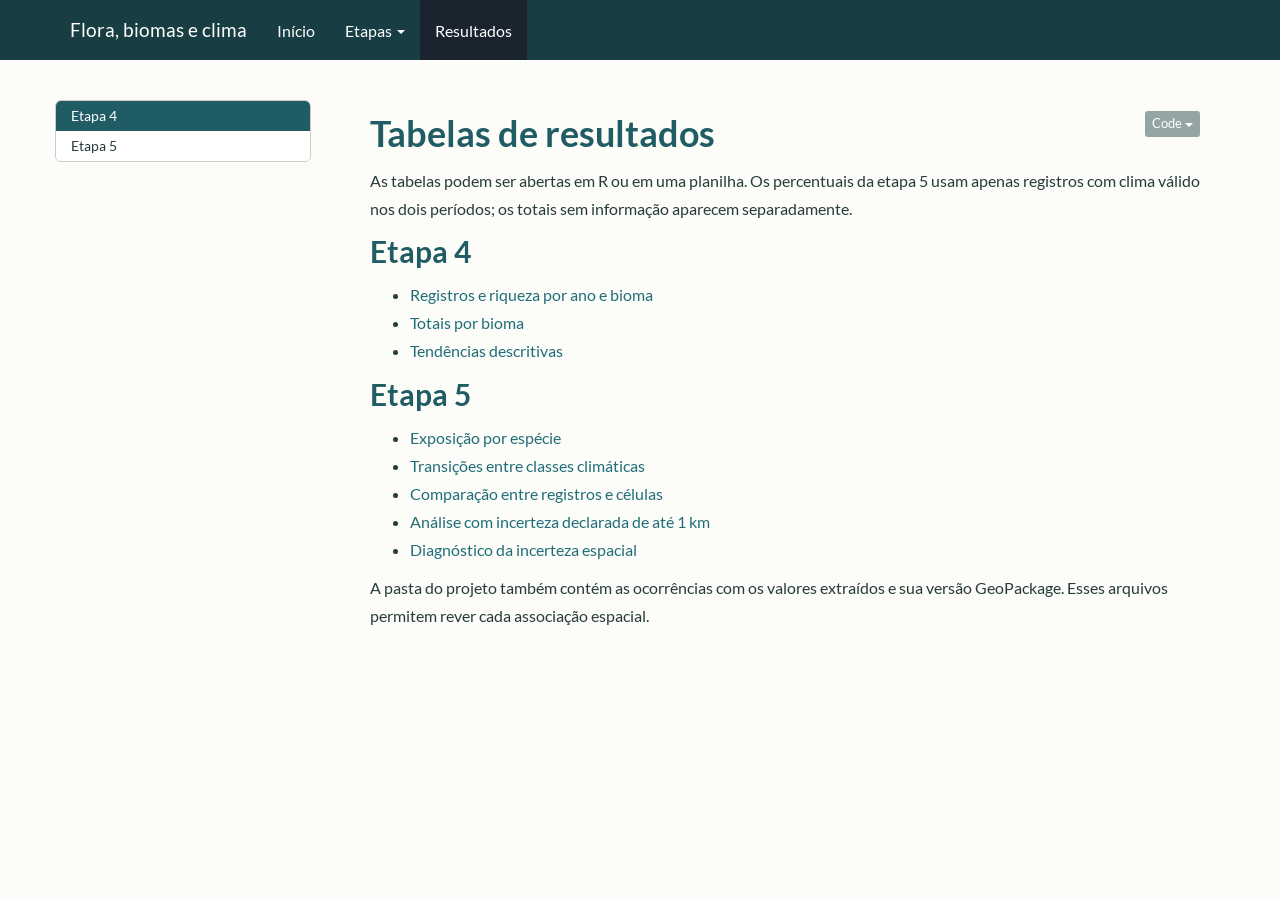
<file: docs/resultados.html>
<!DOCTYPE html>

<html>

<head>

<meta charset="utf-8" />
<meta name="generator" content="pandoc" />
<meta http-equiv="X-UA-Compatible" content="IE=EDGE" />




<title>Tabelas de resultados</title>

<script src="site_libs/header-attrs-2.27/header-attrs.js"></script>
<script src="site_libs/jquery-3.6.0/jquery-3.6.0.min.js"></script>
<meta name="viewport" content="width=device-width, initial-scale=1" />
<link href="site_libs/bootstrap-3.3.5/css/flatly.min.css" rel="stylesheet" />
<script src="site_libs/bootstrap-3.3.5/js/bootstrap.min.js"></script>
<script src="site_libs/bootstrap-3.3.5/shim/html5shiv.min.js"></script>
<script src="site_libs/bootstrap-3.3.5/shim/respond.min.js"></script>
<style>h1 {font-size: 34px;}
       h1.title {font-size: 38px;}
       h2 {font-size: 30px;}
       h3 {font-size: 24px;}
       h4 {font-size: 18px;}
       h5 {font-size: 16px;}
       h6 {font-size: 12px;}
       code {color: inherit; background-color: rgba(0, 0, 0, 0.04);}
       pre:not([class]) { background-color: white }</style>
<script src="site_libs/jqueryui-1.13.2/jquery-ui.min.js"></script>
<link href="site_libs/tocify-1.9.1/jquery.tocify.css" rel="stylesheet" />
<script src="site_libs/tocify-1.9.1/jquery.tocify.js"></script>
<script src="site_libs/navigation-1.1/tabsets.js"></script>
<script src="site_libs/navigation-1.1/codefolding.js"></script>
<link href="site_libs/highlightjs-9.12.0/textmate.css" rel="stylesheet" />
<script src="site_libs/highlightjs-9.12.0/highlight.js"></script>

<style type="text/css">
  code{white-space: pre-wrap;}
  span.smallcaps{font-variant: small-caps;}
  span.underline{text-decoration: underline;}
  div.column{display: inline-block; vertical-align: top; width: 50%;}
  div.hanging-indent{margin-left: 1.5em; text-indent: -1.5em;}
  ul.task-list{list-style: none;}
    </style>

<style type="text/css">code{white-space: pre;}</style>
<script type="text/javascript">
if (window.hljs) {
  hljs.configure({languages: []});
  hljs.initHighlightingOnLoad();
  if (document.readyState && document.readyState === "complete") {
    window.setTimeout(function() { hljs.initHighlighting(); }, 0);
  }
}
</script>






<link rel="stylesheet" href="assets/estilo.css" type="text/css" />



<style type = "text/css">
.main-container {
  max-width: 940px;
  margin-left: auto;
  margin-right: auto;
}
img {
  max-width:100%;
}
.tabbed-pane {
  padding-top: 12px;
}
.html-widget {
  margin-bottom: 20px;
}
button.code-folding-btn:focus {
  outline: none;
}
summary {
  display: list-item;
}
details > summary > p:only-child {
  display: inline;
}
pre code {
  padding: 0;
}
</style>


<style type="text/css">
.dropdown-submenu {
  position: relative;
}
.dropdown-submenu>.dropdown-menu {
  top: 0;
  left: 100%;
  margin-top: -6px;
  margin-left: -1px;
  border-radius: 0 6px 6px 6px;
}
.dropdown-submenu:hover>.dropdown-menu {
  display: block;
}
.dropdown-submenu>a:after {
  display: block;
  content: " ";
  float: right;
  width: 0;
  height: 0;
  border-color: transparent;
  border-style: solid;
  border-width: 5px 0 5px 5px;
  border-left-color: #cccccc;
  margin-top: 5px;
  margin-right: -10px;
}
.dropdown-submenu:hover>a:after {
  border-left-color: #adb5bd;
}
.dropdown-submenu.pull-left {
  float: none;
}
.dropdown-submenu.pull-left>.dropdown-menu {
  left: -100%;
  margin-left: 10px;
  border-radius: 6px 0 6px 6px;
}
</style>

<script type="text/javascript">
// manage active state of menu based on current page
$(document).ready(function () {
  // active menu anchor
  href = window.location.pathname
  href = href.substr(href.lastIndexOf('/') + 1)
  if (href === "")
    href = "index.html";
  var menuAnchor = $('a[href="' + href + '"]');

  // mark the anchor link active (and if it's in a dropdown, also mark that active)
  var dropdown = menuAnchor.closest('li.dropdown');
  if (window.bootstrap) { // Bootstrap 4+
    menuAnchor.addClass('active');
    dropdown.find('> .dropdown-toggle').addClass('active');
  } else { // Bootstrap 3
    menuAnchor.parent().addClass('active');
    dropdown.addClass('active');
  }

  // Navbar adjustments
  var navHeight = $(".navbar").first().height() + 15;
  var style = document.createElement('style');
  var pt = "padding-top: " + navHeight + "px; ";
  var mt = "margin-top: -" + navHeight + "px; ";
  var css = "";
  // offset scroll position for anchor links (for fixed navbar)
  for (var i = 1; i <= 6; i++) {
    css += ".section h" + i + "{ " + pt + mt + "}\n";
  }
  style.innerHTML = "body {" + pt + "padding-bottom: 40px; }\n" + css;
  document.head.appendChild(style);
});
</script>

<!-- tabsets -->

<style type="text/css">
.tabset-dropdown > .nav-tabs {
  display: inline-table;
  max-height: 500px;
  min-height: 44px;
  overflow-y: auto;
  border: 1px solid #ddd;
  border-radius: 4px;
}

.tabset-dropdown > .nav-tabs > li.active:before, .tabset-dropdown > .nav-tabs.nav-tabs-open:before {
  content: "\e259";
  font-family: 'Glyphicons Halflings';
  display: inline-block;
  padding: 10px;
  border-right: 1px solid #ddd;
}

.tabset-dropdown > .nav-tabs.nav-tabs-open > li.active:before {
  content: "\e258";
  font-family: 'Glyphicons Halflings';
  border: none;
}

.tabset-dropdown > .nav-tabs > li.active {
  display: block;
}

.tabset-dropdown > .nav-tabs > li > a,
.tabset-dropdown > .nav-tabs > li > a:focus,
.tabset-dropdown > .nav-tabs > li > a:hover {
  border: none;
  display: inline-block;
  border-radius: 4px;
  background-color: transparent;
}

.tabset-dropdown > .nav-tabs.nav-tabs-open > li {
  display: block;
  float: none;
}

.tabset-dropdown > .nav-tabs > li {
  display: none;
}
</style>

<!-- code folding -->
<style type="text/css">
.code-folding-btn { margin-bottom: 4px; }
</style>



<style type="text/css">

#TOC {
  margin: 25px 0px 20px 0px;
}
@media (max-width: 768px) {
#TOC {
  position: relative;
  width: 100%;
}
}

@media print {
.toc-content {
  /* see https://github.com/w3c/csswg-drafts/issues/4434 */
  float: right;
}
}

.toc-content {
  padding-left: 30px;
  padding-right: 40px;
}

div.main-container {
  max-width: 1200px;
}

div.tocify {
  width: 20%;
  max-width: 260px;
  max-height: 85%;
}

@media (min-width: 768px) and (max-width: 991px) {
  div.tocify {
    width: 25%;
  }
}

@media (max-width: 767px) {
  div.tocify {
    width: 100%;
    max-width: none;
  }
}

.tocify ul, .tocify li {
  line-height: 20px;
}

.tocify-subheader .tocify-item {
  font-size: 0.90em;
}

.tocify .list-group-item {
  border-radius: 0px;
}


</style>



</head>

<body>


<div class="container-fluid main-container">


<!-- setup 3col/9col grid for toc_float and main content  -->
<div class="row">
<div class="col-xs-12 col-sm-4 col-md-3">
<div id="TOC" class="tocify">
</div>
</div>

<div class="toc-content col-xs-12 col-sm-8 col-md-9">




<div class="navbar navbar-default  navbar-fixed-top" role="navigation">
  <div class="container">
    <div class="navbar-header">
      <button type="button" class="navbar-toggle collapsed" data-toggle="collapse" data-bs-toggle="collapse" data-target="#navbar" data-bs-target="#navbar">
        <span class="icon-bar"></span>
        <span class="icon-bar"></span>
        <span class="icon-bar"></span>
      </button>
      <a class="navbar-brand" href="index.html">Flora, biomas e clima</a>
    </div>
    <div id="navbar" class="navbar-collapse collapse">
      <ul class="nav navbar-nav">
        <li>
  <a href="index.html">Início</a>
</li>
<li class="dropdown">
  <a href="#" class="dropdown-toggle" data-toggle="dropdown" role="button" data-bs-toggle="dropdown" aria-expanded="false">
    Etapas
     
    <span class="caret"></span>
  </a>
  <ul class="dropdown-menu" role="menu">
    <li>
      <a href="01_depuracao_BR_01.html">01 · Depuração</a>
    </li>
    <li>
      <a href="02_limpeza_complementar_BR_01.html">02 · Limpeza espacial</a>
    </li>
    <li>
      <a href="03_analise_exploratoria.html">03 · Biomas</a>
    </li>
    <li>
      <a href="04_analise_temporal_e_mapas.html">04 · Tempo e registros</a>
    </li>
    <li>
      <a href="05_mudanca_climatica_mata_atlantica.html">05 · Exposição climática</a>
    </li>
  </ul>
</li>
<li>
  <a href="resultados.html">Resultados</a>
</li>
      </ul>
      <ul class="nav navbar-nav navbar-right">
        
      </ul>
    </div><!--/.nav-collapse -->
  </div><!--/.container -->
</div><!--/.navbar -->

<div id="header">

<div class="btn-group pull-right float-right">
<button type="button" class="btn btn-default btn-xs btn-secondary btn-sm dropdown-toggle" data-toggle="dropdown" data-bs-toggle="dropdown" aria-haspopup="true" aria-expanded="false"><span>Code</span> <span class="caret"></span></button>
<ul class="dropdown-menu dropdown-menu-right" style="min-width: 50px;">
<li><a id="rmd-show-all-code" href="#">Show All Code</a></li>
<li><a id="rmd-hide-all-code" href="#">Hide All Code</a></li>
</ul>
</div>



<h1 class="title toc-ignore">Tabelas de resultados</h1>

</div>


<p>As tabelas podem ser abertas em R ou em uma planilha. Os percentuais
da etapa 5 usam apenas registros com clima válido nos dois períodos; os
totais sem informação aparecem separadamente.</p>
<div id="etapa-4" class="section level2">
<h2>Etapa 4</h2>
<ul>
<li><a href="tabelas/04_registros_riqueza_ano_bioma.csv">Registros e
riqueza por ano e bioma</a></li>
<li><a href="tabelas/04_resumo_biomas.csv">Totais por bioma</a></li>
<li><a href="tabelas/04_tendencias_descritivas.csv">Tendências
descritivas</a></li>
</ul>
</div>
<div id="etapa-5" class="section level2">
<h2>Etapa 5</h2>
<ul>
<li><a href="tabelas/05_resumo_especies.csv">Exposição por
espécie</a></li>
<li><a href="tabelas/05_transicoes_climaticas.csv">Transições entre
classes climáticas</a></li>
<li><a href="tabelas/05_sensibilidade_celulas.csv">Comparação entre
registros e células</a></li>
<li><a href="tabelas/05_sensibilidade_incerteza_1km.csv">Análise com
incerteza declarada de até 1 km</a></li>
<li><a href="tabelas/05_incerteza_coordenadas.csv">Diagnóstico da
incerteza espacial</a></li>
</ul>
<p>A pasta do projeto também contém as ocorrências com os valores
extraídos e sua versão GeoPackage. Esses arquivos permitem rever cada
associação espacial.</p>
</div>



</div>
</div>

</div>

<script>

// add bootstrap table styles to pandoc tables
function bootstrapStylePandocTables() {
  $('tr.odd').parent('tbody').parent('table').addClass('table table-condensed');
}
$(document).ready(function () {
  bootstrapStylePandocTables();
});


</script>

<!-- tabsets -->

<script>
$(document).ready(function () {
  window.buildTabsets("TOC");
});

$(document).ready(function () {
  $('.tabset-dropdown > .nav-tabs > li').click(function () {
    $(this).parent().toggleClass('nav-tabs-open');
  });
});
</script>

<!-- code folding -->
<script>
$(document).ready(function () {
  window.initializeCodeFolding("hide" === "show");
});
</script>

<script>
$(document).ready(function ()  {

    // temporarily add toc-ignore selector to headers for the consistency with Pandoc
    $('.unlisted.unnumbered').addClass('toc-ignore')

    // move toc-ignore selectors from section div to header
    $('div.section.toc-ignore')
        .removeClass('toc-ignore')
        .children('h1,h2,h3,h4,h5').addClass('toc-ignore');

    // establish options
    var options = {
      selectors: "h1,h2,h3",
      theme: "bootstrap3",
      context: '.toc-content',
      hashGenerator: function (text) {
        return text.replace(/[.\\/?&!#<>]/g, '').replace(/\s/g, '_');
      },
      ignoreSelector: ".toc-ignore",
      scrollTo: 0
    };
    options.showAndHide = true;
    options.smoothScroll = true;

    // tocify
    var toc = $("#TOC").tocify(options).data("toc-tocify");
});
</script>

<!-- dynamically load mathjax for compatibility with self-contained -->
<script>
  (function () {
    var script = document.createElement("script");
    script.type = "text/javascript";
    script.src  = "https://mathjax.rstudio.com/latest/MathJax.js?config=TeX-AMS-MML_HTMLorMML";
    document.getElementsByTagName("head")[0].appendChild(script);
  })();
</script>

</body>
</html>
</file>
<file: docs/site_libs/highlightjs-9.12.0/textmate.css>
.hljs-literal {
  color: rgb(88, 72, 246);
}

.hljs-number {
  color: rgb(0, 0, 205);
}

.hljs-comment {
  color: rgb(76, 136, 107);
}

.hljs-keyword {
  color: rgb(0, 0, 255);
}

.hljs-string {
  color: rgb(3, 106, 7);
}
</file>
<file: docs/assets/estilo.css>
body {color:#263b3b;line-height:1.75;background:#fcfcf8;font-size:16px;}
.main-container{max-width:1160px;} h1,h2,h3{color:#205c64;font-weight:600;line-height:1.25;}
h1.title{font-size:36px;margin-top:36px;}h2{margin-top:40px;}a{color:#216d79;}
.navbar-default{background:#183e43;border:0;} .navbar-default .navbar-brand,.navbar-default .navbar-nav>li>a{color:#fff;}
.navbar-default .navbar-nav>.open>a{background:#205c64;color:#fff;}
blockquote{border-left:4px solid #9eb1a1;background:#f0f3ed;font-size:15px;}
table{font-size:14px;} th{color:#205c64;}pre{font-size:12px;max-height:520px;overflow:auto;}
.table{display:block;overflow-x:auto;}details{margin:20px 0;}summary{cursor:pointer;color:#216d79;}
.tocify{font-size:14px;} .tocify-item.active{background:#205c64;} @media(max-width:767px){h1.title{font-size:28px;}body{font-size:15px;}}
</file>
<file: docs/site_libs/bootstrap-3.3.5/css/flatly.min.css>
@font-face {
  font-family: 'Lato';
  font-style: normal;
  font-weight: 400;
  src: url(fonts/Lato.ttf) format('truetype');
}
@font-face {
  font-family: 'Lato';
  font-style: normal;
  font-weight: 700;
  src: url(fonts/LatoBold.ttf) format('truetype');
}
@font-face {
  font-family: 'Lato';
  font-style: italic;
  font-weight: 400;
  src: url(fonts/LatoItalic.ttf) format('truetype');
}

/*!
 * bootswatch v3.3.6
 * Homepage: http://bootswatch.com
 * Copyright 2012-2015 Thomas Park
 * Licensed under MIT
 * Based on Bootstrap
*//*!
 * Bootstrap v3.3.6 (http://getbootstrap.com)
 * Copyright 2011-2015 Twitter, Inc.
 * Licensed under MIT (https://github.com/twbs/bootstrap/blob/master/LICENSE)
 *//*! normalize.css v3.0.3 | MIT License | github.com/necolas/normalize.css */html{font-family:sans-serif;-ms-text-size-adjust:100%;-webkit-text-size-adjust:100%}body{margin:0}article,aside,details,figcaption,figure,footer,header,hgroup,main,menu,nav,section,summary{display:block}audio,canvas,progress,video{display:inline-block;vertical-align:baseline}audio:not([controls]){display:none;height:0}[hidden],template{display:none}a{background-color:transparent}a:active,a:hover{outline:0}abbr[title]{border-bottom:1px dotted}b,strong{font-weight:bold}dfn{font-style:italic}h1{font-size:2em;margin:0.67em 0}mark{background:#ff0;color:#000}small{font-size:80%}sub,sup{font-size:75%;line-height:0;position:relative;vertical-align:baseline}sup{top:-0.5em}sub{bottom:-0.25em}img{border:0}svg:not(:root){overflow:hidden}figure{margin:1em 40px}hr{-webkit-box-sizing:content-box;-moz-box-sizing:content-box;box-sizing:content-box;height:0}pre{overflow:auto}code,kbd,pre,samp{font-family:monospace, monospace;font-size:1em}button,input,optgroup,select,textarea{color:inherit;font:inherit;margin:0}button{overflow:visible}button,select{text-transform:none}button,html input[type="button"],input[type="reset"],input[type="submit"]{-webkit-appearance:button;cursor:pointer}button[disabled],html input[disabled]{cursor:default}button::-moz-focus-inner,input::-moz-focus-inner{border:0;padding:0}input{line-height:normal}input[type="checkbox"],input[type="radio"]{-webkit-box-sizing:border-box;-moz-box-sizing:border-box;box-sizing:border-box;padding:0}input[type="number"]::-webkit-inner-spin-button,input[type="number"]::-webkit-outer-spin-button{height:auto}input[type="search"]{-webkit-appearance:textfield;-webkit-box-sizing:content-box;-moz-box-sizing:content-box;box-sizing:content-box}input[type="search"]::-webkit-search-cancel-button,input[type="search"]::-webkit-search-decoration{-webkit-appearance:none}fieldset{border:1px solid #c0c0c0;margin:0 2px;padding:0.35em 0.625em 0.75em}legend{border:0;padding:0}textarea{overflow:auto}optgroup{font-weight:bold}table{border-collapse:collapse;border-spacing:0}td,th{padding:0}/*! Source: https://github.com/h5bp/html5-boilerplate/blob/master/src/css/main.css */@media print{*,*:before,*:after{background:transparent !important;color:#000 !important;-webkit-box-shadow:none !important;box-shadow:none !important;text-shadow:none !important}a,a:visited{text-decoration:underline}a[href]:after{content:" (" attr(href) ")"}abbr[title]:after{content:" (" attr(title) ")"}a[href^="#"]:after,a[href^="javascript:"]:after{content:""}pre,blockquote{border:1px solid #999;page-break-inside:avoid}thead{display:table-header-group}tr,img{page-break-inside:avoid}img{max-width:100% !important}p,h2,h3{orphans:3;widows:3}h2,h3{page-break-after:avoid}.navbar{display:none}.btn>.caret,.dropup>.btn>.caret{border-top-color:#000 !important}.label{border:1px solid #000}.table{border-collapse:collapse !important}.table td,.table th{background-color:#fff !important}.table-bordered th,.table-bordered td{border:1px solid #ddd !important}}@font-face{font-family:'Glyphicons Halflings';src:url('../fonts/glyphicons-halflings-regular.eot');src:url('../fonts/glyphicons-halflings-regular.eot?#iefix') format('embedded-opentype'),url('../fonts/glyphicons-halflings-regular.woff') format('woff'),url('../fonts/glyphicons-halflings-regular.ttf') format('truetype'),url('../fonts/glyphicons-halflings-regular.svg#glyphicons_halflingsregular') format('svg')}.glyphicon{position:relative;top:1px;display:inline-block;font-family:'Glyphicons Halflings';font-style:normal;font-weight:normal;line-height:1;-webkit-font-smoothing:antialiased;-moz-osx-font-smoothing:grayscale}.glyphicon-asterisk:before{content:"\002a"}.glyphicon-plus:before{content:"\002b"}.glyphicon-euro:before,.glyphicon-eur:before{content:"\20ac"}.glyphicon-minus:before{content:"\2212"}.glyphicon-cloud:before{content:"\2601"}.glyphicon-envelope:before{content:"\2709"}.glyphicon-pencil:before{content:"\270f"}.glyphicon-glass:before{content:"\e001"}.glyphicon-music:before{content:"\e002"}.glyphicon-search:before{content:"\e003"}.glyphicon-heart:before{content:"\e005"}.glyphicon-star:before{content:"\e006"}.glyphicon-star-empty:before{content:"\e007"}.glyphicon-user:before{content:"\e008"}.glyphicon-film:before{content:"\e009"}.glyphicon-th-large:before{content:"\e010"}.glyphicon-th:before{content:"\e011"}.glyphicon-th-list:before{content:"\e012"}.glyphicon-ok:before{content:"\e013"}.glyphicon-remove:before{content:"\e014"}.glyphicon-zoom-in:before{content:"\e015"}.glyphicon-zoom-out:before{content:"\e016"}.glyphicon-off:before{content:"\e017"}.glyphicon-signal:before{content:"\e018"}.glyphicon-cog:before{content:"\e019"}.glyphicon-trash:before{content:"\e020"}.glyphicon-home:before{content:"\e021"}.glyphicon-file:before{content:"\e022"}.glyphicon-time:before{content:"\e023"}.glyphicon-road:before{content:"\e024"}.glyphicon-download-alt:before{content:"\e025"}.glyphicon-download:before{content:"\e026"}.glyphicon-upload:before{content:"\e027"}.glyphicon-inbox:before{content:"\e028"}.glyphicon-play-circle:before{content:"\e029"}.glyphicon-repeat:before{content:"\e030"}.glyphicon-refresh:before{content:"\e031"}.glyphicon-list-alt:before{content:"\e032"}.glyphicon-lock:before{content:"\e033"}.glyphicon-flag:before{content:"\e034"}.glyphicon-headphones:before{content:"\e035"}.glyphicon-volume-off:before{content:"\e036"}.glyphicon-volume-down:before{content:"\e037"}.glyphicon-volume-up:before{content:"\e038"}.glyphicon-qrcode:before{content:"\e039"}.glyphicon-barcode:before{content:"\e040"}.glyphicon-tag:before{content:"\e041"}.glyphicon-tags:before{content:"\e042"}.glyphicon-book:before{content:"\e043"}.glyphicon-bookmark:before{content:"\e044"}.glyphicon-print:before{content:"\e045"}.glyphicon-camera:before{content:"\e046"}.glyphicon-font:before{content:"\e047"}.glyphicon-bold:before{content:"\e048"}.glyphicon-italic:before{content:"\e049"}.glyphicon-text-height:before{content:"\e050"}.glyphicon-text-width:before{content:"\e051"}.glyphicon-align-left:before{content:"\e052"}.glyphicon-align-center:before{content:"\e053"}.glyphicon-align-right:before{content:"\e054"}.glyphicon-align-justify:before{content:"\e055"}.glyphicon-list:before{content:"\e056"}.glyphicon-indent-left:before{content:"\e057"}.glyphicon-indent-right:before{content:"\e058"}.glyphicon-facetime-video:before{content:"\e059"}.glyphicon-picture:before{content:"\e060"}.glyphicon-map-marker:before{content:"\e062"}.glyphicon-adjust:before{content:"\e063"}.glyphicon-tint:before{content:"\e064"}.glyphicon-edit:before{content:"\e065"}.glyphicon-share:before{content:"\e066"}.glyphicon-check:before{content:"\e067"}.glyphicon-move:before{content:"\e068"}.glyphicon-step-backward:before{content:"\e069"}.glyphicon-fast-backward:before{content:"\e070"}.glyphicon-backward:before{content:"\e071"}.glyphicon-play:before{content:"\e072"}.glyphicon-pause:before{content:"\e073"}.glyphicon-stop:before{content:"\e074"}.glyphicon-forward:before{content:"\e075"}.glyphicon-fast-forward:before{content:"\e076"}.glyphicon-step-forward:before{content:"\e077"}.glyphicon-eject:before{content:"\e078"}.glyphicon-chevron-left:before{content:"\e079"}.glyphicon-chevron-right:before{content:"\e080"}.glyphicon-plus-sign:before{content:"\e081"}.glyphicon-minus-sign:before{content:"\e082"}.glyphicon-remove-sign:before{content:"\e083"}.glyphicon-ok-sign:before{content:"\e084"}.glyphicon-question-sign:before{content:"\e085"}.glyphicon-info-sign:before{content:"\e086"}.glyphicon-screenshot:before{content:"\e087"}.glyphicon-remove-circle:before{content:"\e088"}.glyphicon-ok-circle:before{content:"\e089"}.glyphicon-ban-circle:before{content:"\e090"}.glyphicon-arrow-left:before{content:"\e091"}.glyphicon-arrow-right:before{content:"\e092"}.glyphicon-arrow-up:before{content:"\e093"}.glyphicon-arrow-down:before{content:"\e094"}.glyphicon-share-alt:before{content:"\e095"}.glyphicon-resize-full:before{content:"\e096"}.glyphicon-resize-small:before{content:"\e097"}.glyphicon-exclamation-sign:before{content:"\e101"}.glyphicon-gift:before{content:"\e102"}.glyphicon-leaf:before{content:"\e103"}.glyphicon-fire:before{content:"\e104"}.glyphicon-eye-open:before{content:"\e105"}.glyphicon-eye-close:before{content:"\e106"}.glyphicon-warning-sign:before{content:"\e107"}.glyphicon-plane:before{content:"\e108"}.glyphicon-calendar:before{content:"\e109"}.glyphicon-random:before{content:"\e110"}.glyphicon-comment:before{content:"\e111"}.glyphicon-magnet:before{content:"\e112"}.glyphicon-chevron-up:before{content:"\e113"}.glyphicon-chevron-down:before{content:"\e114"}.glyphicon-retweet:before{content:"\e115"}.glyphicon-shopping-cart:before{content:"\e116"}.glyphicon-folder-close:before{content:"\e117"}.glyphicon-folder-open:before{content:"\e118"}.glyphicon-resize-vertical:before{content:"\e119"}.glyphicon-resize-horizontal:before{content:"\e120"}.glyphicon-hdd:before{content:"\e121"}.glyphicon-bullhorn:before{content:"\e122"}.glyphicon-bell:before{content:"\e123"}.glyphicon-certificate:before{content:"\e124"}.glyphicon-thumbs-up:before{content:"\e125"}.glyphicon-thumbs-down:before{content:"\e126"}.glyphicon-hand-right:before{content:"\e127"}.glyphicon-hand-left:before{content:"\e128"}.glyphicon-hand-up:before{content:"\e129"}.glyphicon-hand-down:before{content:"\e130"}.glyphicon-circle-arrow-right:before{content:"\e131"}.glyphicon-circle-arrow-left:before{content:"\e132"}.glyphicon-circle-arrow-up:before{content:"\e133"}.glyphicon-circle-arrow-down:before{content:"\e134"}.glyphicon-globe:before{content:"\e135"}.glyphicon-wrench:before{content:"\e136"}.glyphicon-tasks:before{content:"\e137"}.glyphicon-filter:before{content:"\e138"}.glyphicon-briefcase:before{content:"\e139"}.glyphicon-fullscreen:before{content:"\e140"}.glyphicon-dashboard:before{content:"\e141"}.glyphicon-paperclip:before{content:"\e142"}.glyphicon-heart-empty:before{content:"\e143"}.glyphicon-link:before{content:"\e144"}.glyphicon-phone:before{content:"\e145"}.glyphicon-pushpin:before{content:"\e146"}.glyphicon-usd:before{content:"\e148"}.glyphicon-gbp:before{content:"\e149"}.glyphicon-sort:before{content:"\e150"}.glyphicon-sort-by-alphabet:before{content:"\e151"}.glyphicon-sort-by-alphabet-alt:before{content:"\e152"}.glyphicon-sort-by-order:before{content:"\e153"}.glyphicon-sort-by-order-alt:before{content:"\e154"}.glyphicon-sort-by-attributes:before{content:"\e155"}.glyphicon-sort-by-attributes-alt:before{content:"\e156"}.glyphicon-unchecked:before{content:"\e157"}.glyphicon-expand:before{content:"\e158"}.glyphicon-collapse-down:before{content:"\e159"}.glyphicon-collapse-up:before{content:"\e160"}.glyphicon-log-in:before{content:"\e161"}.glyphicon-flash:before{content:"\e162"}.glyphicon-log-out:before{content:"\e163"}.glyphicon-new-window:before{content:"\e164"}.glyphicon-record:before{content:"\e165"}.glyphicon-save:before{content:"\e166"}.glyphicon-open:before{content:"\e167"}.glyphicon-saved:before{content:"\e168"}.glyphicon-import:before{content:"\e169"}.glyphicon-export:before{content:"\e170"}.glyphicon-send:before{content:"\e171"}.glyphicon-floppy-disk:before{content:"\e172"}.glyphicon-floppy-saved:before{content:"\e173"}.glyphicon-floppy-remove:before{content:"\e174"}.glyphicon-floppy-save:before{content:"\e175"}.glyphicon-floppy-open:before{content:"\e176"}.glyphicon-credit-card:before{content:"\e177"}.glyphicon-transfer:before{content:"\e178"}.glyphicon-cutlery:before{content:"\e179"}.glyphicon-header:before{content:"\e180"}.glyphicon-compressed:before{content:"\e181"}.glyphicon-earphone:before{content:"\e182"}.glyphicon-phone-alt:before{content:"\e183"}.glyphicon-tower:before{content:"\e184"}.glyphicon-stats:before{content:"\e185"}.glyphicon-sd-video:before{content:"\e186"}.glyphicon-hd-video:before{content:"\e187"}.glyphicon-subtitles:before{content:"\e188"}.glyphicon-sound-stereo:before{content:"\e189"}.glyphicon-sound-dolby:before{content:"\e190"}.glyphicon-sound-5-1:before{content:"\e191"}.glyphicon-sound-6-1:before{content:"\e192"}.glyphicon-sound-7-1:before{content:"\e193"}.glyphicon-copyright-mark:before{content:"\e194"}.glyphicon-registration-mark:before{content:"\e195"}.glyphicon-cloud-download:before{content:"\e197"}.glyphicon-cloud-upload:before{content:"\e198"}.glyphicon-tree-conifer:before{content:"\e199"}.glyphicon-tree-deciduous:before{content:"\e200"}.glyphicon-cd:before{content:"\e201"}.glyphicon-save-file:before{content:"\e202"}.glyphicon-open-file:before{content:"\e203"}.glyphicon-level-up:before{content:"\e204"}.glyphicon-copy:before{content:"\e205"}.glyphicon-paste:before{content:"\e206"}.glyphicon-alert:before{content:"\e209"}.glyphicon-equalizer:before{content:"\e210"}.glyphicon-king:before{content:"\e211"}.glyphicon-queen:before{content:"\e212"}.glyphicon-pawn:before{content:"\e213"}.glyphicon-bishop:before{content:"\e214"}.glyphicon-knight:before{content:"\e215"}.glyphicon-baby-formula:before{content:"\e216"}.glyphicon-tent:before{content:"\26fa"}.glyphicon-blackboard:before{content:"\e218"}.glyphicon-bed:before{content:"\e219"}.glyphicon-apple:before{content:"\f8ff"}.glyphicon-erase:before{content:"\e221"}.glyphicon-hourglass:before{content:"\231b"}.glyphicon-lamp:before{content:"\e223"}.glyphicon-duplicate:before{content:"\e224"}.glyphicon-piggy-bank:before{content:"\e225"}.glyphicon-scissors:before{content:"\e226"}.glyphicon-bitcoin:before{content:"\e227"}.glyphicon-btc:before{content:"\e227"}.glyphicon-xbt:before{content:"\e227"}.glyphicon-yen:before{content:"\00a5"}.glyphicon-jpy:before{content:"\00a5"}.glyphicon-ruble:before{content:"\20bd"}.glyphicon-rub:before{content:"\20bd"}.glyphicon-scale:before{content:"\e230"}.glyphicon-ice-lolly:before{content:"\e231"}.glyphicon-ice-lolly-tasted:before{content:"\e232"}.glyphicon-education:before{content:"\e233"}.glyphicon-option-horizontal:before{content:"\e234"}.glyphicon-option-vertical:before{content:"\e235"}.glyphicon-menu-hamburger:before{content:"\e236"}.glyphicon-modal-window:before{content:"\e237"}.glyphicon-oil:before{content:"\e238"}.glyphicon-grain:before{content:"\e239"}.glyphicon-sunglasses:before{content:"\e240"}.glyphicon-text-size:before{content:"\e241"}.glyphicon-text-color:before{content:"\e242"}.glyphicon-text-background:before{content:"\e243"}.glyphicon-object-align-top:before{content:"\e244"}.glyphicon-object-align-bottom:before{content:"\e245"}.glyphicon-object-align-horizontal:before{content:"\e246"}.glyphicon-object-align-left:before{content:"\e247"}.glyphicon-object-align-vertical:before{content:"\e248"}.glyphicon-object-align-right:before{content:"\e249"}.glyphicon-triangle-right:before{content:"\e250"}.glyphicon-triangle-left:before{content:"\e251"}.glyphicon-triangle-bottom:before{content:"\e252"}.glyphicon-triangle-top:before{content:"\e253"}.glyphicon-console:before{content:"\e254"}.glyphicon-superscript:before{content:"\e255"}.glyphicon-subscript:before{content:"\e256"}.glyphicon-menu-left:before{content:"\e257"}.glyphicon-menu-right:before{content:"\e258"}.glyphicon-menu-down:before{content:"\e259"}.glyphicon-menu-up:before{content:"\e260"}*{-webkit-box-sizing:border-box;-moz-box-sizing:border-box;box-sizing:border-box}*:before,*:after{-webkit-box-sizing:border-box;-moz-box-sizing:border-box;box-sizing:border-box}html{font-size:10px;-webkit-tap-highlight-color:rgba(0,0,0,0)}body{font-family:"Lato","Helvetica Neue",Helvetica,Arial,sans-serif;font-size:15px;line-height:1.42857143;color:#2c3e50;background-color:#ffffff}input,button,select,textarea{font-family:inherit;font-size:inherit;line-height:inherit}a{color:#18bc9c;text-decoration:none}a:hover,a:focus{color:#18bc9c;text-decoration:underline}a:focus{outline:thin dotted;outline:5px auto -webkit-focus-ring-color;outline-offset:-2px}figure{margin:0}img{vertical-align:middle}.img-responsive,.thumbnail>img,.thumbnail a>img,.carousel-inner>.item>img,.carousel-inner>.item>a>img{display:block;max-width:100%;height:auto}.img-rounded{border-radius:6px}.img-thumbnail{padding:4px;line-height:1.42857143;background-color:#ffffff;border:1px solid #ecf0f1;border-radius:4px;-webkit-transition:all .2s ease-in-out;-o-transition:all .2s ease-in-out;transition:all .2s ease-in-out;display:inline-block;max-width:100%;height:auto}.img-circle{border-radius:50%}hr{margin-top:21px;margin-bottom:21px;border:0;border-top:1px solid #ecf0f1}.sr-only{position:absolute;width:1px;height:1px;margin:-1px;padding:0;overflow:hidden;clip:rect(0, 0, 0, 0);border:0}.sr-only-focusable:active,.sr-only-focusable:focus{position:static;width:auto;height:auto;margin:0;overflow:visible;clip:auto}[role="button"]{cursor:pointer}h1,h2,h3,h4,h5,h6,.h1,.h2,.h3,.h4,.h5,.h6{font-family:"Lato","Helvetica Neue",Helvetica,Arial,sans-serif;font-weight:400;line-height:1.1;color:inherit}h1 small,h2 small,h3 small,h4 small,h5 small,h6 small,.h1 small,.h2 small,.h3 small,.h4 small,.h5 small,.h6 small,h1 .small,h2 .small,h3 .small,h4 .small,h5 .small,h6 .small,.h1 .small,.h2 .small,.h3 .small,.h4 .small,.h5 .small,.h6 .small{font-weight:normal;line-height:1;color:#b4bcc2}h1,.h1,h2,.h2,h3,.h3{margin-top:21px;margin-bottom:10.5px}h1 small,.h1 small,h2 small,.h2 small,h3 small,.h3 small,h1 .small,.h1 .small,h2 .small,.h2 .small,h3 .small,.h3 .small{font-size:65%}h4,.h4,h5,.h5,h6,.h6{margin-top:10.5px;margin-bottom:10.5px}h4 small,.h4 small,h5 small,.h5 small,h6 small,.h6 small,h4 .small,.h4 .small,h5 .small,.h5 .small,h6 .small,.h6 .small{font-size:75%}h1,.h1{font-size:39px}h2,.h2{font-size:32px}h3,.h3{font-size:26px}h4,.h4{font-size:19px}h5,.h5{font-size:15px}h6,.h6{font-size:13px}p{margin:0 0 10.5px}.lead{margin-bottom:21px;font-size:17px;font-weight:300;line-height:1.4}@media (min-width:768px){.lead{font-size:22.5px}}small,.small{font-size:86%}mark,.mark{background-color:#f39c12;padding:.2em}.text-left{text-align:left}.text-right{text-align:right}.text-center{text-align:center}.text-justify{text-align:justify}.text-nowrap{white-space:nowrap}.text-lowercase{text-transform:lowercase}.text-uppercase{text-transform:uppercase}.text-capitalize{text-transform:capitalize}.text-muted{color:#b4bcc2}.text-primary{color:#2c3e50}a.text-primary:hover,a.text-primary:focus{color:#1a242f}.text-success{color:#ffffff}a.text-success:hover,a.text-success:focus{color:#e6e6e6}.text-info{color:#ffffff}a.text-info:hover,a.text-info:focus{color:#e6e6e6}.text-warning{color:#ffffff}a.text-warning:hover,a.text-warning:focus{color:#e6e6e6}.text-danger{color:#ffffff}a.text-danger:hover,a.text-danger:focus{color:#e6e6e6}.bg-primary{color:#fff;background-color:#2c3e50}a.bg-primary:hover,a.bg-primary:focus{background-color:#1a242f}.bg-success{background-color:#18bc9c}a.bg-success:hover,a.bg-success:focus{background-color:#128f76}.bg-info{background-color:#3498db}a.bg-info:hover,a.bg-info:focus{background-color:#217dbb}.bg-warning{background-color:#f39c12}a.bg-warning:hover,a.bg-warning:focus{background-color:#c87f0a}.bg-danger{background-color:#e74c3c}a.bg-danger:hover,a.bg-danger:focus{background-color:#d62c1a}.page-header{padding-bottom:9.5px;margin:42px 0 21px;border-bottom:1px solid transparent}ul,ol{margin-top:0;margin-bottom:10.5px}ul ul,ol ul,ul ol,ol ol{margin-bottom:0}.list-unstyled{padding-left:0;list-style:none}.list-inline{padding-left:0;list-style:none;margin-left:-5px}.list-inline>li{display:inline-block;padding-left:5px;padding-right:5px}dl{margin-top:0;margin-bottom:21px}dt,dd{line-height:1.42857143}dt{font-weight:bold}dd{margin-left:0}@media (min-width:768px){.dl-horizontal dt{float:left;width:160px;clear:left;text-align:right;overflow:hidden;text-overflow:ellipsis;white-space:nowrap}.dl-horizontal dd{margin-left:180px}}abbr[title],abbr[data-original-title]{cursor:help;border-bottom:1px dotted #b4bcc2}.initialism{font-size:90%;text-transform:uppercase}blockquote{padding:10.5px 21px;margin:0 0 21px;font-size:18.75px;border-left:5px solid #ecf0f1}blockquote p:last-child,blockquote ul:last-child,blockquote ol:last-child{margin-bottom:0}blockquote footer,blockquote small,blockquote .small{display:block;font-size:80%;line-height:1.42857143;color:#b4bcc2}blockquote footer:before,blockquote small:before,blockquote .small:before{content:'\2014 \00A0'}.blockquote-reverse,blockquote.pull-right{padding-right:15px;padding-left:0;border-right:5px solid #ecf0f1;border-left:0;text-align:right}.blockquote-reverse footer:before,blockquote.pull-right footer:before,.blockquote-reverse small:before,blockquote.pull-right small:before,.blockquote-reverse .small:before,blockquote.pull-right .small:before{content:''}.blockquote-reverse footer:after,blockquote.pull-right footer:after,.blockquote-reverse small:after,blockquote.pull-right small:after,.blockquote-reverse .small:after,blockquote.pull-right .small:after{content:'\00A0 \2014'}address{margin-bottom:21px;font-style:normal;line-height:1.42857143}code,kbd,pre,samp{font-family:monospace}code{padding:2px 4px;font-size:90%;color:#c7254e;background-color:#f9f2f4;border-radius:4px}kbd{padding:2px 4px;font-size:90%;color:#ffffff;background-color:#333333;border-radius:3px;-webkit-box-shadow:inset 0 -1px 0 rgba(0,0,0,0.25);box-shadow:inset 0 -1px 0 rgba(0,0,0,0.25)}kbd kbd{padding:0;font-size:100%;font-weight:bold;-webkit-box-shadow:none;box-shadow:none}pre{display:block;padding:10px;margin:0 0 10.5px;font-size:14px;line-height:1.42857143;word-break:break-all;word-wrap:break-word;color:#7b8a8b;background-color:#ecf0f1;border:1px solid #cccccc;border-radius:4px}pre code{padding:0;font-size:inherit;color:inherit;white-space:pre-wrap;background-color:transparent;border-radius:0}.pre-scrollable{max-height:340px;overflow-y:scroll}.container{margin-right:auto;margin-left:auto;padding-left:15px;padding-right:15px}@media (min-width:768px){.container{width:750px}}@media (min-width:992px){.container{width:970px}}@media (min-width:1200px){.container{width:1170px}}.container-fluid{margin-right:auto;margin-left:auto;padding-left:15px;padding-right:15px}.row{margin-left:-15px;margin-right:-15px}.col-xs-1,.col-sm-1,.col-md-1,.col-lg-1,.col-xs-2,.col-sm-2,.col-md-2,.col-lg-2,.col-xs-3,.col-sm-3,.col-md-3,.col-lg-3,.col-xs-4,.col-sm-4,.col-md-4,.col-lg-4,.col-xs-5,.col-sm-5,.col-md-5,.col-lg-5,.col-xs-6,.col-sm-6,.col-md-6,.col-lg-6,.col-xs-7,.col-sm-7,.col-md-7,.col-lg-7,.col-xs-8,.col-sm-8,.col-md-8,.col-lg-8,.col-xs-9,.col-sm-9,.col-md-9,.col-lg-9,.col-xs-10,.col-sm-10,.col-md-10,.col-lg-10,.col-xs-11,.col-sm-11,.col-md-11,.col-lg-11,.col-xs-12,.col-sm-12,.col-md-12,.col-lg-12{position:relative;min-height:1px;padding-left:15px;padding-right:15px}.col-xs-1,.col-xs-2,.col-xs-3,.col-xs-4,.col-xs-5,.col-xs-6,.col-xs-7,.col-xs-8,.col-xs-9,.col-xs-10,.col-xs-11,.col-xs-12{float:left}.col-xs-12{width:100%}.col-xs-11{width:91.66666667%}.col-xs-10{width:83.33333333%}.col-xs-9{width:75%}.col-xs-8{width:66.66666667%}.col-xs-7{width:58.33333333%}.col-xs-6{width:50%}.col-xs-5{width:41.66666667%}.col-xs-4{width:33.33333333%}.col-xs-3{width:25%}.col-xs-2{width:16.66666667%}.col-xs-1{width:8.33333333%}.col-xs-pull-12{right:100%}.col-xs-pull-11{right:91.66666667%}.col-xs-pull-10{right:83.33333333%}.col-xs-pull-9{right:75%}.col-xs-pull-8{right:66.66666667%}.col-xs-pull-7{right:58.33333333%}.col-xs-pull-6{right:50%}.col-xs-pull-5{right:41.66666667%}.col-xs-pull-4{right:33.33333333%}.col-xs-pull-3{right:25%}.col-xs-pull-2{right:16.66666667%}.col-xs-pull-1{right:8.33333333%}.col-xs-pull-0{right:auto}.col-xs-push-12{left:100%}.col-xs-push-11{left:91.66666667%}.col-xs-push-10{left:83.33333333%}.col-xs-push-9{left:75%}.col-xs-push-8{left:66.66666667%}.col-xs-push-7{left:58.33333333%}.col-xs-push-6{left:50%}.col-xs-push-5{left:41.66666667%}.col-xs-push-4{left:33.33333333%}.col-xs-push-3{left:25%}.col-xs-push-2{left:16.66666667%}.col-xs-push-1{left:8.33333333%}.col-xs-push-0{left:auto}.col-xs-offset-12{margin-left:100%}.col-xs-offset-11{margin-left:91.66666667%}.col-xs-offset-10{margin-left:83.33333333%}.col-xs-offset-9{margin-left:75%}.col-xs-offset-8{margin-left:66.66666667%}.col-xs-offset-7{margin-left:58.33333333%}.col-xs-offset-6{margin-left:50%}.col-xs-offset-5{margin-left:41.66666667%}.col-xs-offset-4{margin-left:33.33333333%}.col-xs-offset-3{margin-left:25%}.col-xs-offset-2{margin-left:16.66666667%}.col-xs-offset-1{margin-left:8.33333333%}.col-xs-offset-0{margin-left:0%}@media (min-width:768px){.col-sm-1,.col-sm-2,.col-sm-3,.col-sm-4,.col-sm-5,.col-sm-6,.col-sm-7,.col-sm-8,.col-sm-9,.col-sm-10,.col-sm-11,.col-sm-12{float:left}.col-sm-12{width:100%}.col-sm-11{width:91.66666667%}.col-sm-10{width:83.33333333%}.col-sm-9{width:75%}.col-sm-8{width:66.66666667%}.col-sm-7{width:58.33333333%}.col-sm-6{width:50%}.col-sm-5{width:41.66666667%}.col-sm-4{width:33.33333333%}.col-sm-3{width:25%}.col-sm-2{width:16.66666667%}.col-sm-1{width:8.33333333%}.col-sm-pull-12{right:100%}.col-sm-pull-11{right:91.66666667%}.col-sm-pull-10{right:83.33333333%}.col-sm-pull-9{right:75%}.col-sm-pull-8{right:66.66666667%}.col-sm-pull-7{right:58.33333333%}.col-sm-pull-6{right:50%}.col-sm-pull-5{right:41.66666667%}.col-sm-pull-4{right:33.33333333%}.col-sm-pull-3{right:25%}.col-sm-pull-2{right:16.66666667%}.col-sm-pull-1{right:8.33333333%}.col-sm-pull-0{right:auto}.col-sm-push-12{left:100%}.col-sm-push-11{left:91.66666667%}.col-sm-push-10{left:83.33333333%}.col-sm-push-9{left:75%}.col-sm-push-8{left:66.66666667%}.col-sm-push-7{left:58.33333333%}.col-sm-push-6{left:50%}.col-sm-push-5{left:41.66666667%}.col-sm-push-4{left:33.33333333%}.col-sm-push-3{left:25%}.col-sm-push-2{left:16.66666667%}.col-sm-push-1{left:8.33333333%}.col-sm-push-0{left:auto}.col-sm-offset-12{margin-left:100%}.col-sm-offset-11{margin-left:91.66666667%}.col-sm-offset-10{margin-left:83.33333333%}.col-sm-offset-9{margin-left:75%}.col-sm-offset-8{margin-left:66.66666667%}.col-sm-offset-7{margin-left:58.33333333%}.col-sm-offset-6{margin-left:50%}.col-sm-offset-5{margin-left:41.66666667%}.col-sm-offset-4{margin-left:33.33333333%}.col-sm-offset-3{margin-left:25%}.col-sm-offset-2{margin-left:16.66666667%}.col-sm-offset-1{margin-left:8.33333333%}.col-sm-offset-0{margin-left:0%}}@media (min-width:992px){.col-md-1,.col-md-2,.col-md-3,.col-md-4,.col-md-5,.col-md-6,.col-md-7,.col-md-8,.col-md-9,.col-md-10,.col-md-11,.col-md-12{float:left}.col-md-12{width:100%}.col-md-11{width:91.66666667%}.col-md-10{width:83.33333333%}.col-md-9{width:75%}.col-md-8{width:66.66666667%}.col-md-7{width:58.33333333%}.col-md-6{width:50%}.col-md-5{width:41.66666667%}.col-md-4{width:33.33333333%}.col-md-3{width:25%}.col-md-2{width:16.66666667%}.col-md-1{width:8.33333333%}.col-md-pull-12{right:100%}.col-md-pull-11{right:91.66666667%}.col-md-pull-10{right:83.33333333%}.col-md-pull-9{right:75%}.col-md-pull-8{right:66.66666667%}.col-md-pull-7{right:58.33333333%}.col-md-pull-6{right:50%}.col-md-pull-5{right:41.66666667%}.col-md-pull-4{right:33.33333333%}.col-md-pull-3{right:25%}.col-md-pull-2{right:16.66666667%}.col-md-pull-1{right:8.33333333%}.col-md-pull-0{right:auto}.col-md-push-12{left:100%}.col-md-push-11{left:91.66666667%}.col-md-push-10{left:83.33333333%}.col-md-push-9{left:75%}.col-md-push-8{left:66.66666667%}.col-md-push-7{left:58.33333333%}.col-md-push-6{left:50%}.col-md-push-5{left:41.66666667%}.col-md-push-4{left:33.33333333%}.col-md-push-3{left:25%}.col-md-push-2{left:16.66666667%}.col-md-push-1{left:8.33333333%}.col-md-push-0{left:auto}.col-md-offset-12{margin-left:100%}.col-md-offset-11{margin-left:91.66666667%}.col-md-offset-10{margin-left:83.33333333%}.col-md-offset-9{margin-left:75%}.col-md-offset-8{margin-left:66.66666667%}.col-md-offset-7{margin-left:58.33333333%}.col-md-offset-6{margin-left:50%}.col-md-offset-5{margin-left:41.66666667%}.col-md-offset-4{margin-left:33.33333333%}.col-md-offset-3{margin-left:25%}.col-md-offset-2{margin-left:16.66666667%}.col-md-offset-1{margin-left:8.33333333%}.col-md-offset-0{margin-left:0%}}@media (min-width:1200px){.col-lg-1,.col-lg-2,.col-lg-3,.col-lg-4,.col-lg-5,.col-lg-6,.col-lg-7,.col-lg-8,.col-lg-9,.col-lg-10,.col-lg-11,.col-lg-12{float:left}.col-lg-12{width:100%}.col-lg-11{width:91.66666667%}.col-lg-10{width:83.33333333%}.col-lg-9{width:75%}.col-lg-8{width:66.66666667%}.col-lg-7{width:58.33333333%}.col-lg-6{width:50%}.col-lg-5{width:41.66666667%}.col-lg-4{width:33.33333333%}.col-lg-3{width:25%}.col-lg-2{width:16.66666667%}.col-lg-1{width:8.33333333%}.col-lg-pull-12{right:100%}.col-lg-pull-11{right:91.66666667%}.col-lg-pull-10{right:83.33333333%}.col-lg-pull-9{right:75%}.col-lg-pull-8{right:66.66666667%}.col-lg-pull-7{right:58.33333333%}.col-lg-pull-6{right:50%}.col-lg-pull-5{right:41.66666667%}.col-lg-pull-4{right:33.33333333%}.col-lg-pull-3{right:25%}.col-lg-pull-2{right:16.66666667%}.col-lg-pull-1{right:8.33333333%}.col-lg-pull-0{right:auto}.col-lg-push-12{left:100%}.col-lg-push-11{left:91.66666667%}.col-lg-push-10{left:83.33333333%}.col-lg-push-9{left:75%}.col-lg-push-8{left:66.66666667%}.col-lg-push-7{left:58.33333333%}.col-lg-push-6{left:50%}.col-lg-push-5{left:41.66666667%}.col-lg-push-4{left:33.33333333%}.col-lg-push-3{left:25%}.col-lg-push-2{left:16.66666667%}.col-lg-push-1{left:8.33333333%}.col-lg-push-0{left:auto}.col-lg-offset-12{margin-left:100%}.col-lg-offset-11{margin-left:91.66666667%}.col-lg-offset-10{margin-left:83.33333333%}.col-lg-offset-9{margin-left:75%}.col-lg-offset-8{margin-left:66.66666667%}.col-lg-offset-7{margin-left:58.33333333%}.col-lg-offset-6{margin-left:50%}.col-lg-offset-5{margin-left:41.66666667%}.col-lg-offset-4{margin-left:33.33333333%}.col-lg-offset-3{margin-left:25%}.col-lg-offset-2{margin-left:16.66666667%}.col-lg-offset-1{margin-left:8.33333333%}.col-lg-offset-0{margin-left:0%}}table{background-color:transparent}caption{padding-top:8px;padding-bottom:8px;color:#b4bcc2;text-align:left}th{}.table{width:100%;max-width:100%;margin-bottom:21px}.table>thead>tr>th,.table>tbody>tr>th,.table>tfoot>tr>th,.table>thead>tr>td,.table>tbody>tr>td,.table>tfoot>tr>td{padding:8px;line-height:1.42857143;vertical-align:top;border-top:1px solid #ecf0f1}.table>thead>tr>th{vertical-align:bottom;border-bottom:2px solid #ecf0f1}.table>caption+thead>tr:first-child>th,.table>colgroup+thead>tr:first-child>th,.table>thead:first-child>tr:first-child>th,.table>caption+thead>tr:first-child>td,.table>colgroup+thead>tr:first-child>td,.table>thead:first-child>tr:first-child>td{border-top:0}.table>tbody+tbody{border-top:2px solid #ecf0f1}.table .table{background-color:#ffffff}.table-condensed>thead>tr>th,.table-condensed>tbody>tr>th,.table-condensed>tfoot>tr>th,.table-condensed>thead>tr>td,.table-condensed>tbody>tr>td,.table-condensed>tfoot>tr>td{padding:5px}.table-bordered{border:1px solid #ecf0f1}.table-bordered>thead>tr>th,.table-bordered>tbody>tr>th,.table-bordered>tfoot>tr>th,.table-bordered>thead>tr>td,.table-bordered>tbody>tr>td,.table-bordered>tfoot>tr>td{border:1px solid #ecf0f1}.table-bordered>thead>tr>th,.table-bordered>thead>tr>td{border-bottom-width:2px}.table-striped>tbody>tr:nth-of-type(odd){background-color:#f9f9f9}.table-hover>tbody>tr:hover{background-color:#ecf0f1}table col[class*="col-"]{position:static;float:none;display:table-column}table td[class*="col-"],table th[class*="col-"]{position:static;float:none;display:table-cell}.table>thead>tr>td.active,.table>tbody>tr>td.active,.table>tfoot>tr>td.active,.table>thead>tr>th.active,.table>tbody>tr>th.active,.table>tfoot>tr>th.active,.table>thead>tr.active>td,.table>tbody>tr.active>td,.table>tfoot>tr.active>td,.table>thead>tr.active>th,.table>tbody>tr.active>th,.table>tfoot>tr.active>th{background-color:#ecf0f1}.table-hover>tbody>tr>td.active:hover,.table-hover>tbody>tr>th.active:hover,.table-hover>tbody>tr.active:hover>td,.table-hover>tbody>tr:hover>.active,.table-hover>tbody>tr.active:hover>th{background-color:#dde4e6}.table>thead>tr>td.success,.table>tbody>tr>td.success,.table>tfoot>tr>td.success,.table>thead>tr>th.success,.table>tbody>tr>th.success,.table>tfoot>tr>th.success,.table>thead>tr.success>td,.table>tbody>tr.success>td,.table>tfoot>tr.success>td,.table>thead>tr.success>th,.table>tbody>tr.success>th,.table>tfoot>tr.success>th{background-color:#18bc9c}.table-hover>tbody>tr>td.success:hover,.table-hover>tbody>tr>th.success:hover,.table-hover>tbody>tr.success:hover>td,.table-hover>tbody>tr:hover>.success,.table-hover>tbody>tr.success:hover>th{background-color:#15a589}.table>thead>tr>td.info,.table>tbody>tr>td.info,.table>tfoot>tr>td.info,.table>thead>tr>th.info,.table>tbody>tr>th.info,.table>tfoot>tr>th.info,.table>thead>tr.info>td,.table>tbody>tr.info>td,.table>tfoot>tr.info>td,.table>thead>tr.info>th,.table>tbody>tr.info>th,.table>tfoot>tr.info>th{background-color:#3498db}.table-hover>tbody>tr>td.info:hover,.table-hover>tbody>tr>th.info:hover,.table-hover>tbody>tr.info:hover>td,.table-hover>tbody>tr:hover>.info,.table-hover>tbody>tr.info:hover>th{background-color:#258cd1}.table>thead>tr>td.warning,.table>tbody>tr>td.warning,.table>tfoot>tr>td.warning,.table>thead>tr>th.warning,.table>tbody>tr>th.warning,.table>tfoot>tr>th.warning,.table>thead>tr.warning>td,.table>tbody>tr.warning>td,.table>tfoot>tr.warning>td,.table>thead>tr.warning>th,.table>tbody>tr.warning>th,.table>tfoot>tr.warning>th{background-color:#f39c12}.table-hover>tbody>tr>td.warning:hover,.table-hover>tbody>tr>th.warning:hover,.table-hover>tbody>tr.warning:hover>td,.table-hover>tbody>tr:hover>.warning,.table-hover>tbody>tr.warning:hover>th{background-color:#e08e0b}.table>thead>tr>td.danger,.table>tbody>tr>td.danger,.table>tfoot>tr>td.danger,.table>thead>tr>th.danger,.table>tbody>tr>th.danger,.table>tfoot>tr>th.danger,.table>thead>tr.danger>td,.table>tbody>tr.danger>td,.table>tfoot>tr.danger>td,.table>thead>tr.danger>th,.table>tbody>tr.danger>th,.table>tfoot>tr.danger>th{background-color:#e74c3c}.table-hover>tbody>tr>td.danger:hover,.table-hover>tbody>tr>th.danger:hover,.table-hover>tbody>tr.danger:hover>td,.table-hover>tbody>tr:hover>.danger,.table-hover>tbody>tr.danger:hover>th{background-color:#e43725}.table-responsive{overflow-x:auto;min-height:0.01%}@media screen and (max-width:767px){.table-responsive{width:100%;margin-bottom:15.75px;overflow-y:hidden;-ms-overflow-style:-ms-autohiding-scrollbar;border:1px solid #ecf0f1}.table-responsive>.table{margin-bottom:0}.table-responsive>.table>thead>tr>th,.table-responsive>.table>tbody>tr>th,.table-responsive>.table>tfoot>tr>th,.table-responsive>.table>thead>tr>td,.table-responsive>.table>tbody>tr>td,.table-responsive>.table>tfoot>tr>td{white-space:nowrap}.table-responsive>.table-bordered{border:0}.table-responsive>.table-bordered>thead>tr>th:first-child,.table-responsive>.table-bordered>tbody>tr>th:first-child,.table-responsive>.table-bordered>tfoot>tr>th:first-child,.table-responsive>.table-bordered>thead>tr>td:first-child,.table-responsive>.table-bordered>tbody>tr>td:first-child,.table-responsive>.table-bordered>tfoot>tr>td:first-child{border-left:0}.table-responsive>.table-bordered>thead>tr>th:last-child,.table-responsive>.table-bordered>tbody>tr>th:last-child,.table-responsive>.table-bordered>tfoot>tr>th:last-child,.table-responsive>.table-bordered>thead>tr>td:last-child,.table-responsive>.table-bordered>tbody>tr>td:last-child,.table-responsive>.table-bordered>tfoot>tr>td:last-child{border-right:0}.table-responsive>.table-bordered>tbody>tr:last-child>th,.table-responsive>.table-bordered>tfoot>tr:last-child>th,.table-responsive>.table-bordered>tbody>tr:last-child>td,.table-responsive>.table-bordered>tfoot>tr:last-child>td{border-bottom:0}}fieldset{padding:0;margin:0;border:0;min-width:0}legend{display:block;width:100%;padding:0;margin-bottom:21px;font-size:22.5px;line-height:inherit;color:#2c3e50;border:0;border-bottom:1px solid transparent}label{display:inline-block;max-width:100%;margin-bottom:5px;font-weight:bold}input[type="search"]{-webkit-box-sizing:border-box;-moz-box-sizing:border-box;box-sizing:border-box}input[type="radio"],input[type="checkbox"]{margin:4px 0 0;margin-top:1px \9;line-height:normal}input[type="file"]{display:block}input[type="range"]{display:block;width:100%}select[multiple],select[size]{height:auto}input[type="file"]:focus,input[type="radio"]:focus,input[type="checkbox"]:focus{outline:thin dotted;outline:5px auto -webkit-focus-ring-color;outline-offset:-2px}output{display:block;padding-top:11px;font-size:15px;line-height:1.42857143;color:#2c3e50}.form-control{display:block;width:100%;height:45px;padding:10px 15px;font-size:15px;line-height:1.42857143;color:#2c3e50;background-color:#ffffff;background-image:none;border:1px solid #dce4ec;border-radius:4px;-webkit-box-shadow:inset 0 1px 1px rgba(0,0,0,0.075);box-shadow:inset 0 1px 1px rgba(0,0,0,0.075);-webkit-transition:border-color ease-in-out .15s,-webkit-box-shadow ease-in-out .15s;-o-transition:border-color ease-in-out .15s,box-shadow ease-in-out .15s;transition:border-color ease-in-out .15s,box-shadow ease-in-out .15s}.form-control:focus{border-color:#2c3e50;outline:0;-webkit-box-shadow:inset 0 1px 1px rgba(0,0,0,0.075),0 0 8px rgba(44,62,80,0.6);box-shadow:inset 0 1px 1px rgba(0,0,0,0.075),0 0 8px rgba(44,62,80,0.6)}.form-control::-moz-placeholder{color:#acb6c0;opacity:1}.form-control:-ms-input-placeholder{color:#acb6c0}.form-control::-webkit-input-placeholder{color:#acb6c0}.form-control::-ms-expand{border:0;background-color:transparent}.form-control[disabled],.form-control[readonly],fieldset[disabled] .form-control{background-color:#ecf0f1;opacity:1}.form-control[disabled],fieldset[disabled] .form-control{cursor:not-allowed}textarea.form-control{height:auto}input[type="search"]{-webkit-appearance:none}@media screen and (-webkit-min-device-pixel-ratio:0){input[type="date"].form-control,input[type="time"].form-control,input[type="datetime-local"].form-control,input[type="month"].form-control{line-height:45px}input[type="date"].input-sm,input[type="time"].input-sm,input[type="datetime-local"].input-sm,input[type="month"].input-sm,.input-group-sm input[type="date"],.input-group-sm input[type="time"],.input-group-sm input[type="datetime-local"],.input-group-sm input[type="month"]{line-height:35px}input[type="date"].input-lg,input[type="time"].input-lg,input[type="datetime-local"].input-lg,input[type="month"].input-lg,.input-group-lg input[type="date"],.input-group-lg input[type="time"],.input-group-lg input[type="datetime-local"],.input-group-lg input[type="month"]{line-height:66px}}.form-group{margin-bottom:15px}.radio,.checkbox{position:relative;display:block;margin-top:10px;margin-bottom:10px}.radio label,.checkbox label{min-height:21px;padding-left:20px;margin-bottom:0;font-weight:normal;cursor:pointer}.radio input[type="radio"],.radio-inline input[type="radio"],.checkbox input[type="checkbox"],.checkbox-inline input[type="checkbox"]{position:absolute;margin-left:-20px;margin-top:4px \9}.radio+.radio,.checkbox+.checkbox{margin-top:-5px}.radio-inline,.checkbox-inline{position:relative;display:inline-block;padding-left:20px;margin-bottom:0;vertical-align:middle;font-weight:normal;cursor:pointer}.radio-inline+.radio-inline,.checkbox-inline+.checkbox-inline{margin-top:0;margin-left:10px}input[type="radio"][disabled],input[type="checkbox"][disabled],input[type="radio"].disabled,input[type="checkbox"].disabled,fieldset[disabled] input[type="radio"],fieldset[disabled] input[type="checkbox"]{cursor:not-allowed}.radio-inline.disabled,.checkbox-inline.disabled,fieldset[disabled] .radio-inline,fieldset[disabled] .checkbox-inline{cursor:not-allowed}.radio.disabled label,.checkbox.disabled label,fieldset[disabled] .radio label,fieldset[disabled] .checkbox label{cursor:not-allowed}.form-control-static{padding-top:11px;padding-bottom:11px;margin-bottom:0;min-height:36px}.form-control-static.input-lg,.form-control-static.input-sm{padding-left:0;padding-right:0}.input-sm{height:35px;padding:6px 9px;font-size:13px;line-height:1.5;border-radius:3px}select.input-sm{height:35px;line-height:35px}textarea.input-sm,select[multiple].input-sm{height:auto}.form-group-sm .form-control{height:35px;padding:6px 9px;font-size:13px;line-height:1.5;border-radius:3px}.form-group-sm select.form-control{height:35px;line-height:35px}.form-group-sm textarea.form-control,.form-group-sm select[multiple].form-control{height:auto}.form-group-sm .form-control-static{height:35px;min-height:34px;padding:7px 9px;font-size:13px;line-height:1.5}.input-lg{height:66px;padding:18px 27px;font-size:19px;line-height:1.3333333;border-radius:6px}select.input-lg{height:66px;line-height:66px}textarea.input-lg,select[multiple].input-lg{height:auto}.form-group-lg .form-control{height:66px;padding:18px 27px;font-size:19px;line-height:1.3333333;border-radius:6px}.form-group-lg select.form-control{height:66px;line-height:66px}.form-group-lg textarea.form-control,.form-group-lg select[multiple].form-control{height:auto}.form-group-lg .form-control-static{height:66px;min-height:40px;padding:19px 27px;font-size:19px;line-height:1.3333333}.has-feedback{position:relative}.has-feedback .form-control{padding-right:56.25px}.form-control-feedback{position:absolute;top:0;right:0;z-index:2;display:block;width:45px;height:45px;line-height:45px;text-align:center;pointer-events:none}.input-lg+.form-control-feedback,.input-group-lg+.form-control-feedback,.form-group-lg .form-control+.form-control-feedback{width:66px;height:66px;line-height:66px}.input-sm+.form-control-feedback,.input-group-sm+.form-control-feedback,.form-group-sm .form-control+.form-control-feedback{width:35px;height:35px;line-height:35px}.has-success .help-block,.has-success .control-label,.has-success .radio,.has-success .checkbox,.has-success .radio-inline,.has-success .checkbox-inline,.has-success.radio label,.has-success.checkbox label,.has-success.radio-inline label,.has-success.checkbox-inline label{color:#ffffff}.has-success .form-control{border-color:#ffffff;-webkit-box-shadow:inset 0 1px 1px rgba(0,0,0,0.075);box-shadow:inset 0 1px 1px rgba(0,0,0,0.075)}.has-success .form-control:focus{border-color:#e6e6e6;-webkit-box-shadow:inset 0 1px 1px rgba(0,0,0,0.075),0 0 6px #fff;box-shadow:inset 0 1px 1px rgba(0,0,0,0.075),0 0 6px #fff}.has-success .input-group-addon{color:#ffffff;border-color:#ffffff;background-color:#18bc9c}.has-success .form-control-feedback{color:#ffffff}.has-warning .help-block,.has-warning .control-label,.has-warning .radio,.has-warning .checkbox,.has-warning .radio-inline,.has-warning .checkbox-inline,.has-warning.radio label,.has-warning.checkbox label,.has-warning.radio-inline label,.has-warning.checkbox-inline label{color:#ffffff}.has-warning .form-control{border-color:#ffffff;-webkit-box-shadow:inset 0 1px 1px rgba(0,0,0,0.075);box-shadow:inset 0 1px 1px rgba(0,0,0,0.075)}.has-warning .form-control:focus{border-color:#e6e6e6;-webkit-box-shadow:inset 0 1px 1px rgba(0,0,0,0.075),0 0 6px #fff;box-shadow:inset 0 1px 1px rgba(0,0,0,0.075),0 0 6px #fff}.has-warning .input-group-addon{color:#ffffff;border-color:#ffffff;background-color:#f39c12}.has-warning .form-control-feedback{color:#ffffff}.has-error .help-block,.has-error .control-label,.has-error .radio,.has-error .checkbox,.has-error .radio-inline,.has-error .checkbox-inline,.has-error.radio label,.has-error.checkbox label,.has-error.radio-inline label,.has-error.checkbox-inline label{color:#ffffff}.has-error .form-control{border-color:#ffffff;-webkit-box-shadow:inset 0 1px 1px rgba(0,0,0,0.075);box-shadow:inset 0 1px 1px rgba(0,0,0,0.075)}.has-error .form-control:focus{border-color:#e6e6e6;-webkit-box-shadow:inset 0 1px 1px rgba(0,0,0,0.075),0 0 6px #fff;box-shadow:inset 0 1px 1px rgba(0,0,0,0.075),0 0 6px #fff}.has-error .input-group-addon{color:#ffffff;border-color:#ffffff;background-color:#e74c3c}.has-error .form-control-feedback{color:#ffffff}.has-feedback label~.form-control-feedback{top:26px}.has-feedback label.sr-only~.form-control-feedback{top:0}.help-block{display:block;margin-top:5px;margin-bottom:10px;color:#597ea2}@media (min-width:768px){.form-inline .form-group{display:inline-block;margin-bottom:0;vertical-align:middle}.form-inline .form-control{display:inline-block;width:auto;vertical-align:middle}.form-inline .form-control-static{display:inline-block}.form-inline .input-group{display:inline-table;vertical-align:middle}.form-inline .input-group .input-group-addon,.form-inline .input-group .input-group-btn,.form-inline .input-group .form-control{width:auto}.form-inline .input-group>.form-control{width:100%}.form-inline .control-label{margin-bottom:0;vertical-align:middle}.form-inline .radio,.form-inline .checkbox{display:inline-block;margin-top:0;margin-bottom:0;vertical-align:middle}.form-inline .radio label,.form-inline .checkbox label{padding-left:0}.form-inline .radio input[type="radio"],.form-inline .checkbox input[type="checkbox"]{position:relative;margin-left:0}.form-inline .has-feedback .form-control-feedback{top:0}}.form-horizontal .radio,.form-horizontal .checkbox,.form-horizontal .radio-inline,.form-horizontal .checkbox-inline{margin-top:0;margin-bottom:0;padding-top:11px}.form-horizontal .radio,.form-horizontal .checkbox{min-height:32px}.form-horizontal .form-group{margin-left:-15px;margin-right:-15px}@media (min-width:768px){.form-horizontal .control-label{text-align:right;margin-bottom:0;padding-top:11px}}.form-horizontal .has-feedback .form-control-feedback{right:15px}@media (min-width:768px){.form-horizontal .form-group-lg .control-label{padding-top:19px;font-size:19px}}@media (min-width:768px){.form-horizontal .form-group-sm .control-label{padding-top:7px;font-size:13px}}.btn{display:inline-block;margin-bottom:0;font-weight:normal;text-align:center;vertical-align:middle;-ms-touch-action:manipulation;touch-action:manipulation;cursor:pointer;background-image:none;border:1px solid transparent;white-space:nowrap;padding:10px 15px;font-size:15px;line-height:1.42857143;border-radius:4px;-webkit-user-select:none;-moz-user-select:none;-ms-user-select:none;user-select:none}.btn:focus,.btn:active:focus,.btn.active:focus,.btn.focus,.btn:active.focus,.btn.active.focus{outline:thin dotted;outline:5px auto -webkit-focus-ring-color;outline-offset:-2px}.btn:hover,.btn:focus,.btn.focus{color:#ffffff;text-decoration:none}.btn:active,.btn.active{outline:0;background-image:none;-webkit-box-shadow:inset 0 3px 5px rgba(0,0,0,0.125);box-shadow:inset 0 3px 5px rgba(0,0,0,0.125)}.btn.disabled,.btn[disabled],fieldset[disabled] .btn{cursor:not-allowed;opacity:0.65;filter:alpha(opacity=65);-webkit-box-shadow:none;box-shadow:none}a.btn.disabled,fieldset[disabled] a.btn{pointer-events:none}.btn-default{color:#ffffff;background-color:#95a5a6;border-color:#95a5a6}.btn-default:focus,.btn-default.focus{color:#ffffff;background-color:#798d8f;border-color:#566566}.btn-default:hover{color:#ffffff;background-color:#798d8f;border-color:#74898a}.btn-default:active,.btn-default.active,.open>.dropdown-toggle.btn-default{color:#ffffff;background-color:#798d8f;border-color:#74898a}.btn-default:active:hover,.btn-default.active:hover,.open>.dropdown-toggle.btn-default:hover,.btn-default:active:focus,.btn-default.active:focus,.open>.dropdown-toggle.btn-default:focus,.btn-default:active.focus,.btn-default.active.focus,.open>.dropdown-toggle.btn-default.focus{color:#ffffff;background-color:#687b7c;border-color:#566566}.btn-default:active,.btn-default.active,.open>.dropdown-toggle.btn-default{background-image:none}.btn-default.disabled:hover,.btn-default[disabled]:hover,fieldset[disabled] .btn-default:hover,.btn-default.disabled:focus,.btn-default[disabled]:focus,fieldset[disabled] .btn-default:focus,.btn-default.disabled.focus,.btn-default[disabled].focus,fieldset[disabled] .btn-default.focus{background-color:#95a5a6;border-color:#95a5a6}.btn-default .badge{color:#95a5a6;background-color:#ffffff}.btn-primary{color:#ffffff;background-color:#2c3e50;border-color:#2c3e50}.btn-primary:focus,.btn-primary.focus{color:#ffffff;background-color:#1a242f;border-color:#000000}.btn-primary:hover{color:#ffffff;background-color:#1a242f;border-color:#161f29}.btn-primary:active,.btn-primary.active,.open>.dropdown-toggle.btn-primary{color:#ffffff;background-color:#1a242f;border-color:#161f29}.btn-primary:active:hover,.btn-primary.active:hover,.open>.dropdown-toggle.btn-primary:hover,.btn-primary:active:focus,.btn-primary.active:focus,.open>.dropdown-toggle.btn-primary:focus,.btn-primary:active.focus,.btn-primary.active.focus,.open>.dropdown-toggle.btn-primary.focus{color:#ffffff;background-color:#0d1318;border-color:#000000}.btn-primary:active,.btn-primary.active,.open>.dropdown-toggle.btn-primary{background-image:none}.btn-primary.disabled:hover,.btn-primary[disabled]:hover,fieldset[disabled] .btn-primary:hover,.btn-primary.disabled:focus,.btn-primary[disabled]:focus,fieldset[disabled] .btn-primary:focus,.btn-primary.disabled.focus,.btn-primary[disabled].focus,fieldset[disabled] .btn-primary.focus{background-color:#2c3e50;border-color:#2c3e50}.btn-primary .badge{color:#2c3e50;background-color:#ffffff}.btn-success{color:#ffffff;background-color:#18bc9c;border-color:#18bc9c}.btn-success:focus,.btn-success.focus{color:#ffffff;background-color:#128f76;border-color:#0a4b3e}.btn-success:hover{color:#ffffff;background-color:#128f76;border-color:#11866f}.btn-success:active,.btn-success.active,.open>.dropdown-toggle.btn-success{color:#ffffff;background-color:#128f76;border-color:#11866f}.btn-success:active:hover,.btn-success.active:hover,.open>.dropdown-toggle.btn-success:hover,.btn-success:active:focus,.btn-success.active:focus,.open>.dropdown-toggle.btn-success:focus,.btn-success:active.focus,.btn-success.active.focus,.open>.dropdown-toggle.btn-success.focus{color:#ffffff;background-color:#0e6f5c;border-color:#0a4b3e}.btn-success:active,.btn-success.active,.open>.dropdown-toggle.btn-success{background-image:none}.btn-success.disabled:hover,.btn-success[disabled]:hover,fieldset[disabled] .btn-success:hover,.btn-success.disabled:focus,.btn-success[disabled]:focus,fieldset[disabled] .btn-success:focus,.btn-success.disabled.focus,.btn-success[disabled].focus,fieldset[disabled] .btn-success.focus{background-color:#18bc9c;border-color:#18bc9c}.btn-success .badge{color:#18bc9c;background-color:#ffffff}.btn-info{color:#ffffff;background-color:#3498db;border-color:#3498db}.btn-info:focus,.btn-info.focus{color:#ffffff;background-color:#217dbb;border-color:#16527a}.btn-info:hover{color:#ffffff;background-color:#217dbb;border-color:#2077b2}.btn-info:active,.btn-info.active,.open>.dropdown-toggle.btn-info{color:#ffffff;background-color:#217dbb;border-color:#2077b2}.btn-info:active:hover,.btn-info.active:hover,.open>.dropdown-toggle.btn-info:hover,.btn-info:active:focus,.btn-info.active:focus,.open>.dropdown-toggle.btn-info:focus,.btn-info:active.focus,.btn-info.active.focus,.open>.dropdown-toggle.btn-info.focus{color:#ffffff;background-color:#1c699d;border-color:#16527a}.btn-info:active,.btn-info.active,.open>.dropdown-toggle.btn-info{background-image:none}.btn-info.disabled:hover,.btn-info[disabled]:hover,fieldset[disabled] .btn-info:hover,.btn-info.disabled:focus,.btn-info[disabled]:focus,fieldset[disabled] .btn-info:focus,.btn-info.disabled.focus,.btn-info[disabled].focus,fieldset[disabled] .btn-info.focus{background-color:#3498db;border-color:#3498db}.btn-info .badge{color:#3498db;background-color:#ffffff}.btn-warning{color:#ffffff;background-color:#f39c12;border-color:#f39c12}.btn-warning:focus,.btn-warning.focus{color:#ffffff;background-color:#c87f0a;border-color:#7f5006}.btn-warning:hover{color:#ffffff;background-color:#c87f0a;border-color:#be780a}.btn-warning:active,.btn-warning.active,.open>.dropdown-toggle.btn-warning{color:#ffffff;background-color:#c87f0a;border-color:#be780a}.btn-warning:active:hover,.btn-warning.active:hover,.open>.dropdown-toggle.btn-warning:hover,.btn-warning:active:focus,.btn-warning.active:focus,.open>.dropdown-toggle.btn-warning:focus,.btn-warning:active.focus,.btn-warning.active.focus,.open>.dropdown-toggle.btn-warning.focus{color:#ffffff;background-color:#a66908;border-color:#7f5006}.btn-warning:active,.btn-warning.active,.open>.dropdown-toggle.btn-warning{background-image:none}.btn-warning.disabled:hover,.btn-warning[disabled]:hover,fieldset[disabled] .btn-warning:hover,.btn-warning.disabled:focus,.btn-warning[disabled]:focus,fieldset[disabled] .btn-warning:focus,.btn-warning.disabled.focus,.btn-warning[disabled].focus,fieldset[disabled] .btn-warning.focus{background-color:#f39c12;border-color:#f39c12}.btn-warning .badge{color:#f39c12;background-color:#ffffff}.btn-danger{color:#ffffff;background-color:#e74c3c;border-color:#e74c3c}.btn-danger:focus,.btn-danger.focus{color:#ffffff;background-color:#d62c1a;border-color:#921e12}.btn-danger:hover{color:#ffffff;background-color:#d62c1a;border-color:#cd2a19}.btn-danger:active,.btn-danger.active,.open>.dropdown-toggle.btn-danger{color:#ffffff;background-color:#d62c1a;border-color:#cd2a19}.btn-danger:active:hover,.btn-danger.active:hover,.open>.dropdown-toggle.btn-danger:hover,.btn-danger:active:focus,.btn-danger.active:focus,.open>.dropdown-toggle.btn-danger:focus,.btn-danger:active.focus,.btn-danger.active.focus,.open>.dropdown-toggle.btn-danger.focus{color:#ffffff;background-color:#b62516;border-color:#921e12}.btn-danger:active,.btn-danger.active,.open>.dropdown-toggle.btn-danger{background-image:none}.btn-danger.disabled:hover,.btn-danger[disabled]:hover,fieldset[disabled] .btn-danger:hover,.btn-danger.disabled:focus,.btn-danger[disabled]:focus,fieldset[disabled] .btn-danger:focus,.btn-danger.disabled.focus,.btn-danger[disabled].focus,fieldset[disabled] .btn-danger.focus{background-color:#e74c3c;border-color:#e74c3c}.btn-danger .badge{color:#e74c3c;background-color:#ffffff}.btn-link{color:#18bc9c;font-weight:normal;border-radius:0}.btn-link,.btn-link:active,.btn-link.active,.btn-link[disabled],fieldset[disabled] .btn-link{background-color:transparent;-webkit-box-shadow:none;box-shadow:none}.btn-link,.btn-link:hover,.btn-link:focus,.btn-link:active{border-color:transparent}.btn-link:hover,.btn-link:focus{color:#18bc9c;text-decoration:underline;background-color:transparent}.btn-link[disabled]:hover,fieldset[disabled] .btn-link:hover,.btn-link[disabled]:focus,fieldset[disabled] .btn-link:focus{color:#b4bcc2;text-decoration:none}.btn-lg,.btn-group-lg>.btn{padding:18px 27px;font-size:19px;line-height:1.3333333;border-radius:6px}.btn-sm,.btn-group-sm>.btn{padding:6px 9px;font-size:13px;line-height:1.5;border-radius:3px}.btn-xs,.btn-group-xs>.btn{padding:1px 5px;font-size:13px;line-height:1.5;border-radius:3px}.btn-block{display:block;width:100%}.btn-block+.btn-block{margin-top:5px}input[type="submit"].btn-block,input[type="reset"].btn-block,input[type="button"].btn-block{width:100%}.fade{opacity:0;-webkit-transition:opacity 0.15s linear;-o-transition:opacity 0.15s linear;transition:opacity 0.15s linear}.fade.in{opacity:1}.collapse{display:none}.collapse.in{display:block}tr.collapse.in{display:table-row}tbody.collapse.in{display:table-row-group}.collapsing{position:relative;height:0;overflow:hidden;-webkit-transition-property:height, visibility;-o-transition-property:height, visibility;transition-property:height, visibility;-webkit-transition-duration:0.35s;-o-transition-duration:0.35s;transition-duration:0.35s;-webkit-transition-timing-function:ease;-o-transition-timing-function:ease;transition-timing-function:ease}.caret{display:inline-block;width:0;height:0;margin-left:2px;vertical-align:middle;border-top:4px dashed;border-top:4px solid \9;border-right:4px solid transparent;border-left:4px solid transparent}.dropup,.dropdown{position:relative}.dropdown-toggle:focus{outline:0}.dropdown-menu{position:absolute;top:100%;left:0;z-index:1000;display:none;float:left;min-width:160px;padding:5px 0;margin:2px 0 0;list-style:none;font-size:15px;text-align:left;background-color:#ffffff;border:1px solid #cccccc;border:1px solid rgba(0,0,0,0.15);border-radius:4px;-webkit-box-shadow:0 6px 12px rgba(0,0,0,0.175);box-shadow:0 6px 12px rgba(0,0,0,0.175);-webkit-background-clip:padding-box;background-clip:padding-box}.dropdown-menu.pull-right{right:0;left:auto}.dropdown-menu .divider{height:1px;margin:9.5px 0;overflow:hidden;background-color:#e5e5e5}.dropdown-menu>li>a{display:block;padding:3px 20px;clear:both;font-weight:normal;line-height:1.42857143;color:#7b8a8b;white-space:nowrap}.dropdown-menu>li>a:hover,.dropdown-menu>li>a:focus{text-decoration:none;color:#ffffff;background-color:#2c3e50}.dropdown-menu>.active>a,.dropdown-menu>.active>a:hover,.dropdown-menu>.active>a:focus{color:#ffffff;text-decoration:none;outline:0;background-color:#2c3e50}.dropdown-menu>.disabled>a,.dropdown-menu>.disabled>a:hover,.dropdown-menu>.disabled>a:focus{color:#b4bcc2}.dropdown-menu>.disabled>a:hover,.dropdown-menu>.disabled>a:focus{text-decoration:none;background-color:transparent;background-image:none;filter:progid:DXImageTransform.Microsoft.gradient(enabled=false);cursor:not-allowed}.open>.dropdown-menu{display:block}.open>a{outline:0}.dropdown-menu-right{left:auto;right:0}.dropdown-menu-left{left:0;right:auto}.dropdown-header{display:block;padding:3px 20px;font-size:13px;line-height:1.42857143;color:#b4bcc2;white-space:nowrap}.dropdown-backdrop{position:fixed;left:0;right:0;bottom:0;top:0;z-index:990}.pull-right>.dropdown-menu{right:0;left:auto}.dropup .caret,.navbar-fixed-bottom .dropdown .caret{border-top:0;border-bottom:4px dashed;border-bottom:4px solid \9;content:""}.dropup .dropdown-menu,.navbar-fixed-bottom .dropdown .dropdown-menu{top:auto;bottom:100%;margin-bottom:2px}@media (min-width:768px){.navbar-right .dropdown-menu{left:auto;right:0}.navbar-right .dropdown-menu-left{left:0;right:auto}}.btn-group,.btn-group-vertical{position:relative;display:inline-block;vertical-align:middle}.btn-group>.btn,.btn-group-vertical>.btn{position:relative;float:left}.btn-group>.btn:hover,.btn-group-vertical>.btn:hover,.btn-group>.btn:focus,.btn-group-vertical>.btn:focus,.btn-group>.btn:active,.btn-group-vertical>.btn:active,.btn-group>.btn.active,.btn-group-vertical>.btn.active{z-index:2}.btn-group .btn+.btn,.btn-group .btn+.btn-group,.btn-group .btn-group+.btn,.btn-group .btn-group+.btn-group{margin-left:-1px}.btn-toolbar{margin-left:-5px}.btn-toolbar .btn,.btn-toolbar .btn-group,.btn-toolbar .input-group{float:left}.btn-toolbar>.btn,.btn-toolbar>.btn-group,.btn-toolbar>.input-group{margin-left:5px}.btn-group>.btn:not(:first-child):not(:last-child):not(.dropdown-toggle){border-radius:0}.btn-group>.btn:first-child{margin-left:0}.btn-group>.btn:first-child:not(:last-child):not(.dropdown-toggle){border-bottom-right-radius:0;border-top-right-radius:0}.btn-group>.btn:last-child:not(:first-child),.btn-group>.dropdown-toggle:not(:first-child){border-bottom-left-radius:0;border-top-left-radius:0}.btn-group>.btn-group{float:left}.btn-group>.btn-group:not(:first-child):not(:last-child)>.btn{border-radius:0}.btn-group>.btn-group:first-child:not(:last-child)>.btn:last-child,.btn-group>.btn-group:first-child:not(:last-child)>.dropdown-toggle{border-bottom-right-radius:0;border-top-right-radius:0}.btn-group>.btn-group:last-child:not(:first-child)>.btn:first-child{border-bottom-left-radius:0;border-top-left-radius:0}.btn-group .dropdown-toggle:active,.btn-group.open .dropdown-toggle{outline:0}.btn-group>.btn+.dropdown-toggle{padding-left:8px;padding-right:8px}.btn-group>.btn-lg+.dropdown-toggle{padding-left:12px;padding-right:12px}.btn-group.open .dropdown-toggle{-webkit-box-shadow:inset 0 3px 5px rgba(0,0,0,0.125);box-shadow:inset 0 3px 5px rgba(0,0,0,0.125)}.btn-group.open .dropdown-toggle.btn-link{-webkit-box-shadow:none;box-shadow:none}.btn .caret{margin-left:0}.btn-lg .caret{border-width:5px 5px 0;border-bottom-width:0}.dropup .btn-lg .caret{border-width:0 5px 5px}.btn-group-vertical>.btn,.btn-group-vertical>.btn-group,.btn-group-vertical>.btn-group>.btn{display:block;float:none;width:100%;max-width:100%}.btn-group-vertical>.btn-group>.btn{float:none}.btn-group-vertical>.btn+.btn,.btn-group-vertical>.btn+.btn-group,.btn-group-vertical>.btn-group+.btn,.btn-group-vertical>.btn-group+.btn-group{margin-top:-1px;margin-left:0}.btn-group-vertical>.btn:not(:first-child):not(:last-child){border-radius:0}.btn-group-vertical>.btn:first-child:not(:last-child){border-top-right-radius:4px;border-top-left-radius:4px;border-bottom-right-radius:0;border-bottom-left-radius:0}.btn-group-vertical>.btn:last-child:not(:first-child){border-top-right-radius:0;border-top-left-radius:0;border-bottom-right-radius:4px;border-bottom-left-radius:4px}.btn-group-vertical>.btn-group:not(:first-child):not(:last-child)>.btn{border-radius:0}.btn-group-vertical>.btn-group:first-child:not(:last-child)>.btn:last-child,.btn-group-vertical>.btn-group:first-child:not(:last-child)>.dropdown-toggle{border-bottom-right-radius:0;border-bottom-left-radius:0}.btn-group-vertical>.btn-group:last-child:not(:first-child)>.btn:first-child{border-top-right-radius:0;border-top-left-radius:0}.btn-group-justified{display:table;width:100%;table-layout:fixed;border-collapse:separate}.btn-group-justified>.btn,.btn-group-justified>.btn-group{float:none;display:table-cell;width:1%}.btn-group-justified>.btn-group .btn{width:100%}.btn-group-justified>.btn-group .dropdown-menu{left:auto}[data-toggle="buttons"]>.btn input[type="radio"],[data-toggle="buttons"]>.btn-group>.btn input[type="radio"],[data-toggle="buttons"]>.btn input[type="checkbox"],[data-toggle="buttons"]>.btn-group>.btn input[type="checkbox"]{position:absolute;clip:rect(0, 0, 0, 0);pointer-events:none}.input-group{position:relative;display:table;border-collapse:separate}.input-group[class*="col-"]{float:none;padding-left:0;padding-right:0}.input-group .form-control{position:relative;z-index:2;float:left;width:100%;margin-bottom:0}.input-group .form-control:focus{z-index:3}.input-group-lg>.form-control,.input-group-lg>.input-group-addon,.input-group-lg>.input-group-btn>.btn{height:66px;padding:18px 27px;font-size:19px;line-height:1.3333333;border-radius:6px}select.input-group-lg>.form-control,select.input-group-lg>.input-group-addon,select.input-group-lg>.input-group-btn>.btn{height:66px;line-height:66px}textarea.input-group-lg>.form-control,textarea.input-group-lg>.input-group-addon,textarea.input-group-lg>.input-group-btn>.btn,select[multiple].input-group-lg>.form-control,select[multiple].input-group-lg>.input-group-addon,select[multiple].input-group-lg>.input-group-btn>.btn{height:auto}.input-group-sm>.form-control,.input-group-sm>.input-group-addon,.input-group-sm>.input-group-btn>.btn{height:35px;padding:6px 9px;font-size:13px;line-height:1.5;border-radius:3px}select.input-group-sm>.form-control,select.input-group-sm>.input-group-addon,select.input-group-sm>.input-group-btn>.btn{height:35px;line-height:35px}textarea.input-group-sm>.form-control,textarea.input-group-sm>.input-group-addon,textarea.input-group-sm>.input-group-btn>.btn,select[multiple].input-group-sm>.form-control,select[multiple].input-group-sm>.input-group-addon,select[multiple].input-group-sm>.input-group-btn>.btn{height:auto}.input-group-addon,.input-group-btn,.input-group .form-control{display:table-cell}.input-group-addon:not(:first-child):not(:last-child),.input-group-btn:not(:first-child):not(:last-child),.input-group .form-control:not(:first-child):not(:last-child){border-radius:0}.input-group-addon,.input-group-btn{width:1%;white-space:nowrap;vertical-align:middle}.input-group-addon{padding:10px 15px;font-size:15px;font-weight:normal;line-height:1;color:#2c3e50;text-align:center;background-color:#ecf0f1;border:1px solid #dce4ec;border-radius:4px}.input-group-addon.input-sm{padding:6px 9px;font-size:13px;border-radius:3px}.input-group-addon.input-lg{padding:18px 27px;font-size:19px;border-radius:6px}.input-group-addon input[type="radio"],.input-group-addon input[type="checkbox"]{margin-top:0}.input-group .form-control:first-child,.input-group-addon:first-child,.input-group-btn:first-child>.btn,.input-group-btn:first-child>.btn-group>.btn,.input-group-btn:first-child>.dropdown-toggle,.input-group-btn:last-child>.btn:not(:last-child):not(.dropdown-toggle),.input-group-btn:last-child>.btn-group:not(:last-child)>.btn{border-bottom-right-radius:0;border-top-right-radius:0}.input-group-addon:first-child{border-right:0}.input-group .form-control:last-child,.input-group-addon:last-child,.input-group-btn:last-child>.btn,.input-group-btn:last-child>.btn-group>.btn,.input-group-btn:last-child>.dropdown-toggle,.input-group-btn:first-child>.btn:not(:first-child),.input-group-btn:first-child>.btn-group:not(:first-child)>.btn{border-bottom-left-radius:0;border-top-left-radius:0}.input-group-addon:last-child{border-left:0}.input-group-btn{position:relative;font-size:0;white-space:nowrap}.input-group-btn>.btn{position:relative}.input-group-btn>.btn+.btn{margin-left:-1px}.input-group-btn>.btn:hover,.input-group-btn>.btn:focus,.input-group-btn>.btn:active{z-index:2}.input-group-btn:first-child>.btn,.input-group-btn:first-child>.btn-group{margin-right:-1px}.input-group-btn:last-child>.btn,.input-group-btn:last-child>.btn-group{z-index:2;margin-left:-1px}.nav{margin-bottom:0;padding-left:0;list-style:none}.nav>li{position:relative;display:block}.nav>li>a{position:relative;display:block;padding:10px 15px}.nav>li>a:hover,.nav>li>a:focus{text-decoration:none;background-color:#ecf0f1}.nav>li.disabled>a{color:#b4bcc2}.nav>li.disabled>a:hover,.nav>li.disabled>a:focus{color:#b4bcc2;text-decoration:none;background-color:transparent;cursor:not-allowed}.nav .open>a,.nav .open>a:hover,.nav .open>a:focus{background-color:#ecf0f1;border-color:#18bc9c}.nav .nav-divider{height:1px;margin:9.5px 0;overflow:hidden;background-color:#e5e5e5}.nav>li>a>img{max-width:none}.nav-tabs{border-bottom:1px solid #ecf0f1}.nav-tabs>li{float:left;margin-bottom:-1px}.nav-tabs>li>a{margin-right:2px;line-height:1.42857143;border:1px solid transparent;border-radius:4px 4px 0 0}.nav-tabs>li>a:hover{border-color:#ecf0f1 #ecf0f1 #ecf0f1}.nav-tabs>li.active>a,.nav-tabs>li.active>a:hover,.nav-tabs>li.active>a:focus{color:#2c3e50;background-color:#ffffff;border:1px solid #ecf0f1;border-bottom-color:transparent;cursor:default}.nav-tabs.nav-justified{width:100%;border-bottom:0}.nav-tabs.nav-justified>li{float:none}.nav-tabs.nav-justified>li>a{text-align:center;margin-bottom:5px}.nav-tabs.nav-justified>.dropdown .dropdown-menu{top:auto;left:auto}@media (min-width:768px){.nav-tabs.nav-justified>li{display:table-cell;width:1%}.nav-tabs.nav-justified>li>a{margin-bottom:0}}.nav-tabs.nav-justified>li>a{margin-right:0;border-radius:4px}.nav-tabs.nav-justified>.active>a,.nav-tabs.nav-justified>.active>a:hover,.nav-tabs.nav-justified>.active>a:focus{border:1px solid #ecf0f1}@media (min-width:768px){.nav-tabs.nav-justified>li>a{border-bottom:1px solid #ecf0f1;border-radius:4px 4px 0 0}.nav-tabs.nav-justified>.active>a,.nav-tabs.nav-justified>.active>a:hover,.nav-tabs.nav-justified>.active>a:focus{border-bottom-color:#ffffff}}.nav-pills>li{float:left}.nav-pills>li>a{border-radius:4px}.nav-pills>li+li{margin-left:2px}.nav-pills>li.active>a,.nav-pills>li.active>a:hover,.nav-pills>li.active>a:focus{color:#ffffff;background-color:#2c3e50}.nav-stacked>li{float:none}.nav-stacked>li+li{margin-top:2px;margin-left:0}.nav-justified{width:100%}.nav-justified>li{float:none}.nav-justified>li>a{text-align:center;margin-bottom:5px}.nav-justified>.dropdown .dropdown-menu{top:auto;left:auto}@media (min-width:768px){.nav-justified>li{display:table-cell;width:1%}.nav-justified>li>a{margin-bottom:0}}.nav-tabs-justified{border-bottom:0}.nav-tabs-justified>li>a{margin-right:0;border-radius:4px}.nav-tabs-justified>.active>a,.nav-tabs-justified>.active>a:hover,.nav-tabs-justified>.active>a:focus{border:1px solid #ecf0f1}@media (min-width:768px){.nav-tabs-justified>li>a{border-bottom:1px solid #ecf0f1;border-radius:4px 4px 0 0}.nav-tabs-justified>.active>a,.nav-tabs-justified>.active>a:hover,.nav-tabs-justified>.active>a:focus{border-bottom-color:#ffffff}}.tab-content>.tab-pane{display:none}.tab-content>.active{display:block}.nav-tabs .dropdown-menu{margin-top:-1px;border-top-right-radius:0;border-top-left-radius:0}.navbar{position:relative;min-height:60px;margin-bottom:21px;border:1px solid transparent}@media (min-width:768px){.navbar{border-radius:4px}}@media (min-width:768px){.navbar-header{float:left}}.navbar-collapse{overflow-x:visible;padding-right:15px;padding-left:15px;border-top:1px solid transparent;-webkit-box-shadow:inset 0 1px 0 rgba(255,255,255,0.1);box-shadow:inset 0 1px 0 rgba(255,255,255,0.1);-webkit-overflow-scrolling:touch}.navbar-collapse.in{overflow-y:auto}@media (min-width:768px){.navbar-collapse{width:auto;border-top:0;-webkit-box-shadow:none;box-shadow:none}.navbar-collapse.collapse{display:block !important;height:auto !important;padding-bottom:0;overflow:visible !important}.navbar-collapse.in{overflow-y:visible}.navbar-fixed-top .navbar-collapse,.navbar-static-top .navbar-collapse,.navbar-fixed-bottom .navbar-collapse{padding-left:0;padding-right:0}}.navbar-fixed-top .navbar-collapse,.navbar-fixed-bottom .navbar-collapse{max-height:340px}@media (max-device-width:480px) and (orientation:landscape){.navbar-fixed-top .navbar-collapse,.navbar-fixed-bottom .navbar-collapse{max-height:200px}}.container>.navbar-header,.container-fluid>.navbar-header,.container>.navbar-collapse,.container-fluid>.navbar-collapse{margin-right:-15px;margin-left:-15px}@media (min-width:768px){.container>.navbar-header,.container-fluid>.navbar-header,.container>.navbar-collapse,.container-fluid>.navbar-collapse{margin-right:0;margin-left:0}}.navbar-static-top{z-index:1000;border-width:0 0 1px}@media (min-width:768px){.navbar-static-top{border-radius:0}}.navbar-fixed-top,.navbar-fixed-bottom{position:fixed;right:0;left:0;z-index:1030}@media (min-width:768px){.navbar-fixed-top,.navbar-fixed-bottom{border-radius:0}}.navbar-fixed-top{top:0;border-width:0 0 1px}.navbar-fixed-bottom{bottom:0;margin-bottom:0;border-width:1px 0 0}.navbar-brand{float:left;padding:19.5px 15px;font-size:19px;line-height:21px;height:60px}.navbar-brand:hover,.navbar-brand:focus{text-decoration:none}.navbar-brand>img{display:block}@media (min-width:768px){.navbar>.container .navbar-brand,.navbar>.container-fluid .navbar-brand{margin-left:-15px}}.navbar-toggle{position:relative;float:right;margin-right:15px;padding:9px 10px;margin-top:13px;margin-bottom:13px;background-color:transparent;background-image:none;border:1px solid transparent;border-radius:4px}.navbar-toggle:focus{outline:0}.navbar-toggle .icon-bar{display:block;width:22px;height:2px;border-radius:1px}.navbar-toggle .icon-bar+.icon-bar{margin-top:4px}@media (min-width:768px){.navbar-toggle{display:none}}.navbar-nav{margin:9.75px -15px}.navbar-nav>li>a{padding-top:10px;padding-bottom:10px;line-height:21px}@media (max-width:767px){.navbar-nav .open .dropdown-menu{position:static;float:none;width:auto;margin-top:0;background-color:transparent;border:0;-webkit-box-shadow:none;box-shadow:none}.navbar-nav .open .dropdown-menu>li>a,.navbar-nav .open .dropdown-menu .dropdown-header{padding:5px 15px 5px 25px}.navbar-nav .open .dropdown-menu>li>a{line-height:21px}.navbar-nav .open .dropdown-menu>li>a:hover,.navbar-nav .open .dropdown-menu>li>a:focus{background-image:none}}@media (min-width:768px){.navbar-nav{float:left;margin:0}.navbar-nav>li{float:left}.navbar-nav>li>a{padding-top:19.5px;padding-bottom:19.5px}}.navbar-form{margin-left:-15px;margin-right:-15px;padding:10px 15px;border-top:1px solid transparent;border-bottom:1px solid transparent;-webkit-box-shadow:inset 0 1px 0 rgba(255,255,255,0.1),0 1px 0 rgba(255,255,255,0.1);box-shadow:inset 0 1px 0 rgba(255,255,255,0.1),0 1px 0 rgba(255,255,255,0.1);margin-top:7.5px;margin-bottom:7.5px}@media (min-width:768px){.navbar-form .form-group{display:inline-block;margin-bottom:0;vertical-align:middle}.navbar-form .form-control{display:inline-block;width:auto;vertical-align:middle}.navbar-form .form-control-static{display:inline-block}.navbar-form .input-group{display:inline-table;vertical-align:middle}.navbar-form .input-group .input-group-addon,.navbar-form .input-group .input-group-btn,.navbar-form .input-group .form-control{width:auto}.navbar-form .input-group>.form-control{width:100%}.navbar-form .control-label{margin-bottom:0;vertical-align:middle}.navbar-form .radio,.navbar-form .checkbox{display:inline-block;margin-top:0;margin-bottom:0;vertical-align:middle}.navbar-form .radio label,.navbar-form .checkbox label{padding-left:0}.navbar-form .radio input[type="radio"],.navbar-form .checkbox input[type="checkbox"]{position:relative;margin-left:0}.navbar-form .has-feedback .form-control-feedback{top:0}}@media (max-width:767px){.navbar-form .form-group{margin-bottom:5px}.navbar-form .form-group:last-child{margin-bottom:0}}@media (min-width:768px){.navbar-form{width:auto;border:0;margin-left:0;margin-right:0;padding-top:0;padding-bottom:0;-webkit-box-shadow:none;box-shadow:none}}.navbar-nav>li>.dropdown-menu{margin-top:0;border-top-right-radius:0;border-top-left-radius:0}.navbar-fixed-bottom .navbar-nav>li>.dropdown-menu{margin-bottom:0;border-top-right-radius:4px;border-top-left-radius:4px;border-bottom-right-radius:0;border-bottom-left-radius:0}.navbar-btn{margin-top:7.5px;margin-bottom:7.5px}.navbar-btn.btn-sm{margin-top:12.5px;margin-bottom:12.5px}.navbar-btn.btn-xs{margin-top:19px;margin-bottom:19px}.navbar-text{margin-top:19.5px;margin-bottom:19.5px}@media (min-width:768px){.navbar-text{float:left;margin-left:15px;margin-right:15px}}@media (min-width:768px){.navbar-left{float:left !important}.navbar-right{float:right !important;margin-right:-15px}.navbar-right~.navbar-right{margin-right:0}}.navbar-default{background-color:#2c3e50;border-color:transparent}.navbar-default .navbar-brand{color:#ffffff}.navbar-default .navbar-brand:hover,.navbar-default .navbar-brand:focus{color:#18bc9c;background-color:transparent}.navbar-default .navbar-text{color:#777777}.navbar-default .navbar-nav>li>a{color:#ffffff}.navbar-default .navbar-nav>li>a:hover,.navbar-default .navbar-nav>li>a:focus{color:#18bc9c;background-color:transparent}.navbar-default .navbar-nav>.active>a,.navbar-default .navbar-nav>.active>a:hover,.navbar-default .navbar-nav>.active>a:focus{color:#ffffff;background-color:#1a242f}.navbar-default .navbar-nav>.disabled>a,.navbar-default .navbar-nav>.disabled>a:hover,.navbar-default .navbar-nav>.disabled>a:focus{color:#cccccc;background-color:transparent}.navbar-default .navbar-toggle{border-color:#1a242f}.navbar-default .navbar-toggle:hover,.navbar-default .navbar-toggle:focus{background-color:#1a242f}.navbar-default .navbar-toggle .icon-bar{background-color:#ffffff}.navbar-default .navbar-collapse,.navbar-default .navbar-form{border-color:transparent}.navbar-default .navbar-nav>.open>a,.navbar-default .navbar-nav>.open>a:hover,.navbar-default .navbar-nav>.open>a:focus{background-color:#1a242f;color:#ffffff}@media (max-width:767px){.navbar-default .navbar-nav .open .dropdown-menu>li>a{color:#ffffff}.navbar-default .navbar-nav .open .dropdown-menu>li>a:hover,.navbar-default .navbar-nav .open .dropdown-menu>li>a:focus{color:#18bc9c;background-color:transparent}.navbar-default .navbar-nav .open .dropdown-menu>.active>a,.navbar-default .navbar-nav .open .dropdown-menu>.active>a:hover,.navbar-default .navbar-nav .open .dropdown-menu>.active>a:focus{color:#ffffff;background-color:#1a242f}.navbar-default .navbar-nav .open .dropdown-menu>.disabled>a,.navbar-default .navbar-nav .open .dropdown-menu>.disabled>a:hover,.navbar-default .navbar-nav .open .dropdown-menu>.disabled>a:focus{color:#cccccc;background-color:transparent}}.navbar-default .navbar-link{color:#ffffff}.navbar-default .navbar-link:hover{color:#18bc9c}.navbar-default .btn-link{color:#ffffff}.navbar-default .btn-link:hover,.navbar-default .btn-link:focus{color:#18bc9c}.navbar-default .btn-link[disabled]:hover,fieldset[disabled] .navbar-default .btn-link:hover,.navbar-default .btn-link[disabled]:focus,fieldset[disabled] .navbar-default .btn-link:focus{color:#cccccc}.navbar-inverse{background-color:#18bc9c;border-color:transparent}.navbar-inverse .navbar-brand{color:#ffffff}.navbar-inverse .navbar-brand:hover,.navbar-inverse .navbar-brand:focus{color:#2c3e50;background-color:transparent}.navbar-inverse .navbar-text{color:#ffffff}.navbar-inverse .navbar-nav>li>a{color:#ffffff}.navbar-inverse .navbar-nav>li>a:hover,.navbar-inverse .navbar-nav>li>a:focus{color:#2c3e50;background-color:transparent}.navbar-inverse .navbar-nav>.active>a,.navbar-inverse .navbar-nav>.active>a:hover,.navbar-inverse .navbar-nav>.active>a:focus{color:#ffffff;background-color:#15a589}.navbar-inverse .navbar-nav>.disabled>a,.navbar-inverse .navbar-nav>.disabled>a:hover,.navbar-inverse .navbar-nav>.disabled>a:focus{color:#cccccc;background-color:transparent}.navbar-inverse .navbar-toggle{border-color:#128f76}.navbar-inverse .navbar-toggle:hover,.navbar-inverse .navbar-toggle:focus{background-color:#128f76}.navbar-inverse .navbar-toggle .icon-bar{background-color:#ffffff}.navbar-inverse .navbar-collapse,.navbar-inverse .navbar-form{border-color:#149c82}.navbar-inverse .navbar-nav>.open>a,.navbar-inverse .navbar-nav>.open>a:hover,.navbar-inverse .navbar-nav>.open>a:focus{background-color:#15a589;color:#ffffff}@media (max-width:767px){.navbar-inverse .navbar-nav .open .dropdown-menu>.dropdown-header{border-color:transparent}.navbar-inverse .navbar-nav .open .dropdown-menu .divider{background-color:transparent}.navbar-inverse .navbar-nav .open .dropdown-menu>li>a{color:#ffffff}.navbar-inverse .navbar-nav .open .dropdown-menu>li>a:hover,.navbar-inverse .navbar-nav .open .dropdown-menu>li>a:focus{color:#2c3e50;background-color:transparent}.navbar-inverse .navbar-nav .open .dropdown-menu>.active>a,.navbar-inverse .navbar-nav .open .dropdown-menu>.active>a:hover,.navbar-inverse .navbar-nav .open .dropdown-menu>.active>a:focus{color:#ffffff;background-color:#15a589}.navbar-inverse .navbar-nav .open .dropdown-menu>.disabled>a,.navbar-inverse .navbar-nav .open .dropdown-menu>.disabled>a:hover,.navbar-inverse .navbar-nav .open .dropdown-menu>.disabled>a:focus{color:#cccccc;background-color:transparent}}.navbar-inverse .navbar-link{color:#ffffff}.navbar-inverse .navbar-link:hover{color:#2c3e50}.navbar-inverse .btn-link{color:#ffffff}.navbar-inverse .btn-link:hover,.navbar-inverse .btn-link:focus{color:#2c3e50}.navbar-inverse .btn-link[disabled]:hover,fieldset[disabled] .navbar-inverse .btn-link:hover,.navbar-inverse .btn-link[disabled]:focus,fieldset[disabled] .navbar-inverse .btn-link:focus{color:#cccccc}.breadcrumb{padding:8px 15px;margin-bottom:21px;list-style:none;background-color:#ecf0f1;border-radius:4px}.breadcrumb>li{display:inline-block}.breadcrumb>li+li:before{content:"/\00a0";padding:0 5px;color:#cccccc}.breadcrumb>.active{color:#95a5a6}.pagination{display:inline-block;padding-left:0;margin:21px 0;border-radius:4px}.pagination>li{display:inline}.pagination>li>a,.pagination>li>span{position:relative;float:left;padding:10px 15px;line-height:1.42857143;text-decoration:none;color:#ffffff;background-color:#18bc9c;border:1px solid transparent;margin-left:-1px}.pagination>li:first-child>a,.pagination>li:first-child>span{margin-left:0;border-bottom-left-radius:4px;border-top-left-radius:4px}.pagination>li:last-child>a,.pagination>li:last-child>span{border-bottom-right-radius:4px;border-top-right-radius:4px}.pagination>li>a:hover,.pagination>li>span:hover,.pagination>li>a:focus,.pagination>li>span:focus{z-index:2;color:#ffffff;background-color:#0f7864;border-color:transparent}.pagination>.active>a,.pagination>.active>span,.pagination>.active>a:hover,.pagination>.active>span:hover,.pagination>.active>a:focus,.pagination>.active>span:focus{z-index:3;color:#ffffff;background-color:#0f7864;border-color:transparent;cursor:default}.pagination>.disabled>span,.pagination>.disabled>span:hover,.pagination>.disabled>span:focus,.pagination>.disabled>a,.pagination>.disabled>a:hover,.pagination>.disabled>a:focus{color:#ecf0f1;background-color:#3be6c4;border-color:transparent;cursor:not-allowed}.pagination-lg>li>a,.pagination-lg>li>span{padding:18px 27px;font-size:19px;line-height:1.3333333}.pagination-lg>li:first-child>a,.pagination-lg>li:first-child>span{border-bottom-left-radius:6px;border-top-left-radius:6px}.pagination-lg>li:last-child>a,.pagination-lg>li:last-child>span{border-bottom-right-radius:6px;border-top-right-radius:6px}.pagination-sm>li>a,.pagination-sm>li>span{padding:6px 9px;font-size:13px;line-height:1.5}.pagination-sm>li:first-child>a,.pagination-sm>li:first-child>span{border-bottom-left-radius:3px;border-top-left-radius:3px}.pagination-sm>li:last-child>a,.pagination-sm>li:last-child>span{border-bottom-right-radius:3px;border-top-right-radius:3px}.pager{padding-left:0;margin:21px 0;list-style:none;text-align:center}.pager li{display:inline}.pager li>a,.pager li>span{display:inline-block;padding:5px 14px;background-color:#18bc9c;border:1px solid transparent;border-radius:15px}.pager li>a:hover,.pager li>a:focus{text-decoration:none;background-color:#0f7864}.pager .next>a,.pager .next>span{float:right}.pager .previous>a,.pager .previous>span{float:left}.pager .disabled>a,.pager .disabled>a:hover,.pager .disabled>a:focus,.pager .disabled>span{color:#ffffff;background-color:#18bc9c;cursor:not-allowed}.label{display:inline;padding:.2em .6em .3em;font-size:75%;font-weight:bold;line-height:1;color:#ffffff;text-align:center;white-space:nowrap;vertical-align:baseline;border-radius:.25em}a.label:hover,a.label:focus{color:#ffffff;text-decoration:none;cursor:pointer}.label:empty{display:none}.btn .label{position:relative;top:-1px}.label-default{background-color:#95a5a6}.label-default[href]:hover,.label-default[href]:focus{background-color:#798d8f}.label-primary{background-color:#2c3e50}.label-primary[href]:hover,.label-primary[href]:focus{background-color:#1a242f}.label-success{background-color:#18bc9c}.label-success[href]:hover,.label-success[href]:focus{background-color:#128f76}.label-info{background-color:#3498db}.label-info[href]:hover,.label-info[href]:focus{background-color:#217dbb}.label-warning{background-color:#f39c12}.label-warning[href]:hover,.label-warning[href]:focus{background-color:#c87f0a}.label-danger{background-color:#e74c3c}.label-danger[href]:hover,.label-danger[href]:focus{background-color:#d62c1a}.badge{display:inline-block;min-width:10px;padding:3px 7px;font-size:13px;font-weight:bold;color:#ffffff;line-height:1;vertical-align:middle;white-space:nowrap;text-align:center;background-color:#2c3e50;border-radius:10px}.badge:empty{display:none}.btn .badge{position:relative;top:-1px}.btn-xs .badge,.btn-group-xs>.btn .badge{top:0;padding:1px 5px}a.badge:hover,a.badge:focus{color:#ffffff;text-decoration:none;cursor:pointer}.list-group-item.active>.badge,.nav-pills>.active>a>.badge{color:#2c3e50;background-color:#ffffff}.list-group-item>.badge{float:right}.list-group-item>.badge+.badge{margin-right:5px}.nav-pills>li>a>.badge{margin-left:3px}.jumbotron{padding-top:30px;padding-bottom:30px;margin-bottom:30px;color:inherit;background-color:#ecf0f1}.jumbotron h1,.jumbotron .h1{color:inherit}.jumbotron p{margin-bottom:15px;font-size:23px;font-weight:200}.jumbotron>hr{border-top-color:#cfd9db}.container .jumbotron,.container-fluid .jumbotron{border-radius:6px;padding-left:15px;padding-right:15px}.jumbotron .container{max-width:100%}@media screen and (min-width:768px){.jumbotron{padding-top:48px;padding-bottom:48px}.container .jumbotron,.container-fluid .jumbotron{padding-left:60px;padding-right:60px}.jumbotron h1,.jumbotron .h1{font-size:68px}}.thumbnail{display:block;padding:4px;margin-bottom:21px;line-height:1.42857143;background-color:#ffffff;border:1px solid #ecf0f1;border-radius:4px;-webkit-transition:border .2s ease-in-out;-o-transition:border .2s ease-in-out;transition:border .2s ease-in-out}.thumbnail>img,.thumbnail a>img{margin-left:auto;margin-right:auto}a.thumbnail:hover,a.thumbnail:focus,a.thumbnail.active{border-color:#18bc9c}.thumbnail .caption{padding:9px;color:#2c3e50}.alert{padding:15px;margin-bottom:21px;border:1px solid transparent;border-radius:4px}.alert h4{margin-top:0;color:inherit}.alert .alert-link{font-weight:bold}.alert>p,.alert>ul{margin-bottom:0}.alert>p+p{margin-top:5px}.alert-dismissable,.alert-dismissible{padding-right:35px}.alert-dismissable .close,.alert-dismissible .close{position:relative;top:-2px;right:-21px;color:inherit}.alert-success{background-color:#18bc9c;border-color:#18bc9c;color:#ffffff}.alert-success hr{border-top-color:#15a589}.alert-success .alert-link{color:#e6e6e6}.alert-info{background-color:#3498db;border-color:#3498db;color:#ffffff}.alert-info hr{border-top-color:#258cd1}.alert-info .alert-link{color:#e6e6e6}.alert-warning{background-color:#f39c12;border-color:#f39c12;color:#ffffff}.alert-warning hr{border-top-color:#e08e0b}.alert-warning .alert-link{color:#e6e6e6}.alert-danger{background-color:#e74c3c;border-color:#e74c3c;color:#ffffff}.alert-danger hr{border-top-color:#e43725}.alert-danger .alert-link{color:#e6e6e6}@-webkit-keyframes progress-bar-stripes{from{background-position:40px 0}to{background-position:0 0}}@-o-keyframes progress-bar-stripes{from{background-position:40px 0}to{background-position:0 0}}@keyframes progress-bar-stripes{from{background-position:40px 0}to{background-position:0 0}}.progress{overflow:hidden;height:21px;margin-bottom:21px;background-color:#ecf0f1;border-radius:4px;-webkit-box-shadow:inset 0 1px 2px rgba(0,0,0,0.1);box-shadow:inset 0 1px 2px rgba(0,0,0,0.1)}.progress-bar{float:left;width:0%;height:100%;font-size:13px;line-height:21px;color:#ffffff;text-align:center;background-color:#2c3e50;-webkit-box-shadow:inset 0 -1px 0 rgba(0,0,0,0.15);box-shadow:inset 0 -1px 0 rgba(0,0,0,0.15);-webkit-transition:width 0.6s ease;-o-transition:width 0.6s ease;transition:width 0.6s ease}.progress-striped .progress-bar,.progress-bar-striped{background-image:-webkit-linear-gradient(45deg, rgba(255,255,255,0.15) 25%, transparent 25%, transparent 50%, rgba(255,255,255,0.15) 50%, rgba(255,255,255,0.15) 75%, transparent 75%, transparent);background-image:-o-linear-gradient(45deg, rgba(255,255,255,0.15) 25%, transparent 25%, transparent 50%, rgba(255,255,255,0.15) 50%, rgba(255,255,255,0.15) 75%, transparent 75%, transparent);background-image:linear-gradient(45deg, rgba(255,255,255,0.15) 25%, transparent 25%, transparent 50%, rgba(255,255,255,0.15) 50%, rgba(255,255,255,0.15) 75%, transparent 75%, transparent);-webkit-background-size:40px 40px;background-size:40px 40px}.progress.active .progress-bar,.progress-bar.active{-webkit-animation:progress-bar-stripes 2s linear infinite;-o-animation:progress-bar-stripes 2s linear infinite;animation:progress-bar-stripes 2s linear infinite}.progress-bar-success{background-color:#18bc9c}.progress-striped .progress-bar-success{background-image:-webkit-linear-gradient(45deg, rgba(255,255,255,0.15) 25%, transparent 25%, transparent 50%, rgba(255,255,255,0.15) 50%, rgba(255,255,255,0.15) 75%, transparent 75%, transparent);background-image:-o-linear-gradient(45deg, rgba(255,255,255,0.15) 25%, transparent 25%, transparent 50%, rgba(255,255,255,0.15) 50%, rgba(255,255,255,0.15) 75%, transparent 75%, transparent);background-image:linear-gradient(45deg, rgba(255,255,255,0.15) 25%, transparent 25%, transparent 50%, rgba(255,255,255,0.15) 50%, rgba(255,255,255,0.15) 75%, transparent 75%, transparent)}.progress-bar-info{background-color:#3498db}.progress-striped .progress-bar-info{background-image:-webkit-linear-gradient(45deg, rgba(255,255,255,0.15) 25%, transparent 25%, transparent 50%, rgba(255,255,255,0.15) 50%, rgba(255,255,255,0.15) 75%, transparent 75%, transparent);background-image:-o-linear-gradient(45deg, rgba(255,255,255,0.15) 25%, transparent 25%, transparent 50%, rgba(255,255,255,0.15) 50%, rgba(255,255,255,0.15) 75%, transparent 75%, transparent);background-image:linear-gradient(45deg, rgba(255,255,255,0.15) 25%, transparent 25%, transparent 50%, rgba(255,255,255,0.15) 50%, rgba(255,255,255,0.15) 75%, transparent 75%, transparent)}.progress-bar-warning{background-color:#f39c12}.progress-striped .progress-bar-warning{background-image:-webkit-linear-gradient(45deg, rgba(255,255,255,0.15) 25%, transparent 25%, transparent 50%, rgba(255,255,255,0.15) 50%, rgba(255,255,255,0.15) 75%, transparent 75%, transparent);background-image:-o-linear-gradient(45deg, rgba(255,255,255,0.15) 25%, transparent 25%, transparent 50%, rgba(255,255,255,0.15) 50%, rgba(255,255,255,0.15) 75%, transparent 75%, transparent);background-image:linear-gradient(45deg, rgba(255,255,255,0.15) 25%, transparent 25%, transparent 50%, rgba(255,255,255,0.15) 50%, rgba(255,255,255,0.15) 75%, transparent 75%, transparent)}.progress-bar-danger{background-color:#e74c3c}.progress-striped .progress-bar-danger{background-image:-webkit-linear-gradient(45deg, rgba(255,255,255,0.15) 25%, transparent 25%, transparent 50%, rgba(255,255,255,0.15) 50%, rgba(255,255,255,0.15) 75%, transparent 75%, transparent);background-image:-o-linear-gradient(45deg, rgba(255,255,255,0.15) 25%, transparent 25%, transparent 50%, rgba(255,255,255,0.15) 50%, rgba(255,255,255,0.15) 75%, transparent 75%, transparent);background-image:linear-gradient(45deg, rgba(255,255,255,0.15) 25%, transparent 25%, transparent 50%, rgba(255,255,255,0.15) 50%, rgba(255,255,255,0.15) 75%, transparent 75%, transparent)}.media{margin-top:15px}.media:first-child{margin-top:0}.media,.media-body{zoom:1;overflow:hidden}.media-body{width:10000px}.media-object{display:block}.media-object.img-thumbnail{max-width:none}.media-right,.media>.pull-right{padding-left:10px}.media-left,.media>.pull-left{padding-right:10px}.media-left,.media-right,.media-body{display:table-cell;vertical-align:top}.media-middle{vertical-align:middle}.media-bottom{vertical-align:bottom}.media-heading{margin-top:0;margin-bottom:5px}.media-list{padding-left:0;list-style:none}.list-group{margin-bottom:20px;padding-left:0}.list-group-item{position:relative;display:block;padding:10px 15px;margin-bottom:-1px;background-color:#ffffff;border:1px solid #ecf0f1}.list-group-item:first-child{border-top-right-radius:4px;border-top-left-radius:4px}.list-group-item:last-child{margin-bottom:0;border-bottom-right-radius:4px;border-bottom-left-radius:4px}a.list-group-item,button.list-group-item{color:#555555}a.list-group-item .list-group-item-heading,button.list-group-item .list-group-item-heading{color:#333333}a.list-group-item:hover,button.list-group-item:hover,a.list-group-item:focus,button.list-group-item:focus{text-decoration:none;color:#555555;background-color:#ecf0f1}button.list-group-item{width:100%;text-align:left}.list-group-item.disabled,.list-group-item.disabled:hover,.list-group-item.disabled:focus{background-color:#ecf0f1;color:#b4bcc2;cursor:not-allowed}.list-group-item.disabled .list-group-item-heading,.list-group-item.disabled:hover .list-group-item-heading,.list-group-item.disabled:focus .list-group-item-heading{color:inherit}.list-group-item.disabled .list-group-item-text,.list-group-item.disabled:hover .list-group-item-text,.list-group-item.disabled:focus .list-group-item-text{color:#b4bcc2}.list-group-item.active,.list-group-item.active:hover,.list-group-item.active:focus{z-index:2;color:#ffffff;background-color:#2c3e50;border-color:#2c3e50}.list-group-item.active .list-group-item-heading,.list-group-item.active:hover .list-group-item-heading,.list-group-item.active:focus .list-group-item-heading,.list-group-item.active .list-group-item-heading>small,.list-group-item.active:hover .list-group-item-heading>small,.list-group-item.active:focus .list-group-item-heading>small,.list-group-item.active .list-group-item-heading>.small,.list-group-item.active:hover .list-group-item-heading>.small,.list-group-item.active:focus .list-group-item-heading>.small{color:inherit}.list-group-item.active .list-group-item-text,.list-group-item.active:hover .list-group-item-text,.list-group-item.active:focus .list-group-item-text{color:#8aa4be}.list-group-item-success{color:#ffffff;background-color:#18bc9c}a.list-group-item-success,button.list-group-item-success{color:#ffffff}a.list-group-item-success .list-group-item-heading,button.list-group-item-success .list-group-item-heading{color:inherit}a.list-group-item-success:hover,button.list-group-item-success:hover,a.list-group-item-success:focus,button.list-group-item-success:focus{color:#ffffff;background-color:#15a589}a.list-group-item-success.active,button.list-group-item-success.active,a.list-group-item-success.active:hover,button.list-group-item-success.active:hover,a.list-group-item-success.active:focus,button.list-group-item-success.active:focus{color:#fff;background-color:#ffffff;border-color:#ffffff}.list-group-item-info{color:#ffffff;background-color:#3498db}a.list-group-item-info,button.list-group-item-info{color:#ffffff}a.list-group-item-info .list-group-item-heading,button.list-group-item-info .list-group-item-heading{color:inherit}a.list-group-item-info:hover,button.list-group-item-info:hover,a.list-group-item-info:focus,button.list-group-item-info:focus{color:#ffffff;background-color:#258cd1}a.list-group-item-info.active,button.list-group-item-info.active,a.list-group-item-info.active:hover,button.list-group-item-info.active:hover,a.list-group-item-info.active:focus,button.list-group-item-info.active:focus{color:#fff;background-color:#ffffff;border-color:#ffffff}.list-group-item-warning{color:#ffffff;background-color:#f39c12}a.list-group-item-warning,button.list-group-item-warning{color:#ffffff}a.list-group-item-warning .list-group-item-heading,button.list-group-item-warning .list-group-item-heading{color:inherit}a.list-group-item-warning:hover,button.list-group-item-warning:hover,a.list-group-item-warning:focus,button.list-group-item-warning:focus{color:#ffffff;background-color:#e08e0b}a.list-group-item-warning.active,button.list-group-item-warning.active,a.list-group-item-warning.active:hover,button.list-group-item-warning.active:hover,a.list-group-item-warning.active:focus,button.list-group-item-warning.active:focus{color:#fff;background-color:#ffffff;border-color:#ffffff}.list-group-item-danger{color:#ffffff;background-color:#e74c3c}a.list-group-item-danger,button.list-group-item-danger{color:#ffffff}a.list-group-item-danger .list-group-item-heading,button.list-group-item-danger .list-group-item-heading{color:inherit}a.list-group-item-danger:hover,button.list-group-item-danger:hover,a.list-group-item-danger:focus,button.list-group-item-danger:focus{color:#ffffff;background-color:#e43725}a.list-group-item-danger.active,button.list-group-item-danger.active,a.list-group-item-danger.active:hover,button.list-group-item-danger.active:hover,a.list-group-item-danger.active:focus,button.list-group-item-danger.active:focus{color:#fff;background-color:#ffffff;border-color:#ffffff}.list-group-item-heading{margin-top:0;margin-bottom:5px}.list-group-item-text{margin-bottom:0;line-height:1.3}.panel{margin-bottom:21px;background-color:#ffffff;border:1px solid transparent;border-radius:4px;-webkit-box-shadow:0 1px 1px rgba(0,0,0,0.05);box-shadow:0 1px 1px rgba(0,0,0,0.05)}.panel-body{padding:15px}.panel-heading{padding:10px 15px;border-bottom:1px solid transparent;border-top-right-radius:3px;border-top-left-radius:3px}.panel-heading>.dropdown .dropdown-toggle{color:inherit}.panel-title{margin-top:0;margin-bottom:0;font-size:17px;color:inherit}.panel-title>a,.panel-title>small,.panel-title>.small,.panel-title>small>a,.panel-title>.small>a{color:inherit}.panel-footer{padding:10px 15px;background-color:#ecf0f1;border-top:1px solid #ecf0f1;border-bottom-right-radius:3px;border-bottom-left-radius:3px}.panel>.list-group,.panel>.panel-collapse>.list-group{margin-bottom:0}.panel>.list-group .list-group-item,.panel>.panel-collapse>.list-group .list-group-item{border-width:1px 0;border-radius:0}.panel>.list-group:first-child .list-group-item:first-child,.panel>.panel-collapse>.list-group:first-child .list-group-item:first-child{border-top:0;border-top-right-radius:3px;border-top-left-radius:3px}.panel>.list-group:last-child .list-group-item:last-child,.panel>.panel-collapse>.list-group:last-child .list-group-item:last-child{border-bottom:0;border-bottom-right-radius:3px;border-bottom-left-radius:3px}.panel>.panel-heading+.panel-collapse>.list-group .list-group-item:first-child{border-top-right-radius:0;border-top-left-radius:0}.panel-heading+.list-group .list-group-item:first-child{border-top-width:0}.list-group+.panel-footer{border-top-width:0}.panel>.table,.panel>.table-responsive>.table,.panel>.panel-collapse>.table{margin-bottom:0}.panel>.table caption,.panel>.table-responsive>.table caption,.panel>.panel-collapse>.table caption{padding-left:15px;padding-right:15px}.panel>.table:first-child,.panel>.table-responsive:first-child>.table:first-child{border-top-right-radius:3px;border-top-left-radius:3px}.panel>.table:first-child>thead:first-child>tr:first-child,.panel>.table-responsive:first-child>.table:first-child>thead:first-child>tr:first-child,.panel>.table:first-child>tbody:first-child>tr:first-child,.panel>.table-responsive:first-child>.table:first-child>tbody:first-child>tr:first-child{border-top-left-radius:3px;border-top-right-radius:3px}.panel>.table:first-child>thead:first-child>tr:first-child td:first-child,.panel>.table-responsive:first-child>.table:first-child>thead:first-child>tr:first-child td:first-child,.panel>.table:first-child>tbody:first-child>tr:first-child td:first-child,.panel>.table-responsive:first-child>.table:first-child>tbody:first-child>tr:first-child td:first-child,.panel>.table:first-child>thead:first-child>tr:first-child th:first-child,.panel>.table-responsive:first-child>.table:first-child>thead:first-child>tr:first-child th:first-child,.panel>.table:first-child>tbody:first-child>tr:first-child th:first-child,.panel>.table-responsive:first-child>.table:first-child>tbody:first-child>tr:first-child th:first-child{border-top-left-radius:3px}.panel>.table:first-child>thead:first-child>tr:first-child td:last-child,.panel>.table-responsive:first-child>.table:first-child>thead:first-child>tr:first-child td:last-child,.panel>.table:first-child>tbody:first-child>tr:first-child td:last-child,.panel>.table-responsive:first-child>.table:first-child>tbody:first-child>tr:first-child td:last-child,.panel>.table:first-child>thead:first-child>tr:first-child th:last-child,.panel>.table-responsive:first-child>.table:first-child>thead:first-child>tr:first-child th:last-child,.panel>.table:first-child>tbody:first-child>tr:first-child th:last-child,.panel>.table-responsive:first-child>.table:first-child>tbody:first-child>tr:first-child th:last-child{border-top-right-radius:3px}.panel>.table:last-child,.panel>.table-responsive:last-child>.table:last-child{border-bottom-right-radius:3px;border-bottom-left-radius:3px}.panel>.table:last-child>tbody:last-child>tr:last-child,.panel>.table-responsive:last-child>.table:last-child>tbody:last-child>tr:last-child,.panel>.table:last-child>tfoot:last-child>tr:last-child,.panel>.table-responsive:last-child>.table:last-child>tfoot:last-child>tr:last-child{border-bottom-left-radius:3px;border-bottom-right-radius:3px}.panel>.table:last-child>tbody:last-child>tr:last-child td:first-child,.panel>.table-responsive:last-child>.table:last-child>tbody:last-child>tr:last-child td:first-child,.panel>.table:last-child>tfoot:last-child>tr:last-child td:first-child,.panel>.table-responsive:last-child>.table:last-child>tfoot:last-child>tr:last-child td:first-child,.panel>.table:last-child>tbody:last-child>tr:last-child th:first-child,.panel>.table-responsive:last-child>.table:last-child>tbody:last-child>tr:last-child th:first-child,.panel>.table:last-child>tfoot:last-child>tr:last-child th:first-child,.panel>.table-responsive:last-child>.table:last-child>tfoot:last-child>tr:last-child th:first-child{border-bottom-left-radius:3px}.panel>.table:last-child>tbody:last-child>tr:last-child td:last-child,.panel>.table-responsive:last-child>.table:last-child>tbody:last-child>tr:last-child td:last-child,.panel>.table:last-child>tfoot:last-child>tr:last-child td:last-child,.panel>.table-responsive:last-child>.table:last-child>tfoot:last-child>tr:last-child td:last-child,.panel>.table:last-child>tbody:last-child>tr:last-child th:last-child,.panel>.table-responsive:last-child>.table:last-child>tbody:last-child>tr:last-child th:last-child,.panel>.table:last-child>tfoot:last-child>tr:last-child th:last-child,.panel>.table-responsive:last-child>.table:last-child>tfoot:last-child>tr:last-child th:last-child{border-bottom-right-radius:3px}.panel>.panel-body+.table,.panel>.panel-body+.table-responsive,.panel>.table+.panel-body,.panel>.table-responsive+.panel-body{border-top:1px solid #ecf0f1}.panel>.table>tbody:first-child>tr:first-child th,.panel>.table>tbody:first-child>tr:first-child td{border-top:0}.panel>.table-bordered,.panel>.table-responsive>.table-bordered{border:0}.panel>.table-bordered>thead>tr>th:first-child,.panel>.table-responsive>.table-bordered>thead>tr>th:first-child,.panel>.table-bordered>tbody>tr>th:first-child,.panel>.table-responsive>.table-bordered>tbody>tr>th:first-child,.panel>.table-bordered>tfoot>tr>th:first-child,.panel>.table-responsive>.table-bordered>tfoot>tr>th:first-child,.panel>.table-bordered>thead>tr>td:first-child,.panel>.table-responsive>.table-bordered>thead>tr>td:first-child,.panel>.table-bordered>tbody>tr>td:first-child,.panel>.table-responsive>.table-bordered>tbody>tr>td:first-child,.panel>.table-bordered>tfoot>tr>td:first-child,.panel>.table-responsive>.table-bordered>tfoot>tr>td:first-child{border-left:0}.panel>.table-bordered>thead>tr>th:last-child,.panel>.table-responsive>.table-bordered>thead>tr>th:last-child,.panel>.table-bordered>tbody>tr>th:last-child,.panel>.table-responsive>.table-bordered>tbody>tr>th:last-child,.panel>.table-bordered>tfoot>tr>th:last-child,.panel>.table-responsive>.table-bordered>tfoot>tr>th:last-child,.panel>.table-bordered>thead>tr>td:last-child,.panel>.table-responsive>.table-bordered>thead>tr>td:last-child,.panel>.table-bordered>tbody>tr>td:last-child,.panel>.table-responsive>.table-bordered>tbody>tr>td:last-child,.panel>.table-bordered>tfoot>tr>td:last-child,.panel>.table-responsive>.table-bordered>tfoot>tr>td:last-child{border-right:0}.panel>.table-bordered>thead>tr:first-child>td,.panel>.table-responsive>.table-bordered>thead>tr:first-child>td,.panel>.table-bordered>tbody>tr:first-child>td,.panel>.table-responsive>.table-bordered>tbody>tr:first-child>td,.panel>.table-bordered>thead>tr:first-child>th,.panel>.table-responsive>.table-bordered>thead>tr:first-child>th,.panel>.table-bordered>tbody>tr:first-child>th,.panel>.table-responsive>.table-bordered>tbody>tr:first-child>th{border-bottom:0}.panel>.table-bordered>tbody>tr:last-child>td,.panel>.table-responsive>.table-bordered>tbody>tr:last-child>td,.panel>.table-bordered>tfoot>tr:last-child>td,.panel>.table-responsive>.table-bordered>tfoot>tr:last-child>td,.panel>.table-bordered>tbody>tr:last-child>th,.panel>.table-responsive>.table-bordered>tbody>tr:last-child>th,.panel>.table-bordered>tfoot>tr:last-child>th,.panel>.table-responsive>.table-bordered>tfoot>tr:last-child>th{border-bottom:0}.panel>.table-responsive{border:0;margin-bottom:0}.panel-group{margin-bottom:21px}.panel-group .panel{margin-bottom:0;border-radius:4px}.panel-group .panel+.panel{margin-top:5px}.panel-group .panel-heading{border-bottom:0}.panel-group .panel-heading+.panel-collapse>.panel-body,.panel-group .panel-heading+.panel-collapse>.list-group{border-top:1px solid #ecf0f1}.panel-group .panel-footer{border-top:0}.panel-group .panel-footer+.panel-collapse .panel-body{border-bottom:1px solid #ecf0f1}.panel-default{border-color:#ecf0f1}.panel-default>.panel-heading{color:#2c3e50;background-color:#ecf0f1;border-color:#ecf0f1}.panel-default>.panel-heading+.panel-collapse>.panel-body{border-top-color:#ecf0f1}.panel-default>.panel-heading .badge{color:#ecf0f1;background-color:#2c3e50}.panel-default>.panel-footer+.panel-collapse>.panel-body{border-bottom-color:#ecf0f1}.panel-primary{border-color:#2c3e50}.panel-primary>.panel-heading{color:#ffffff;background-color:#2c3e50;border-color:#2c3e50}.panel-primary>.panel-heading+.panel-collapse>.panel-body{border-top-color:#2c3e50}.panel-primary>.panel-heading .badge{color:#2c3e50;background-color:#ffffff}.panel-primary>.panel-footer+.panel-collapse>.panel-body{border-bottom-color:#2c3e50}.panel-success{border-color:#18bc9c}.panel-success>.panel-heading{color:#ffffff;background-color:#18bc9c;border-color:#18bc9c}.panel-success>.panel-heading+.panel-collapse>.panel-body{border-top-color:#18bc9c}.panel-success>.panel-heading .badge{color:#18bc9c;background-color:#ffffff}.panel-success>.panel-footer+.panel-collapse>.panel-body{border-bottom-color:#18bc9c}.panel-info{border-color:#3498db}.panel-info>.panel-heading{color:#ffffff;background-color:#3498db;border-color:#3498db}.panel-info>.panel-heading+.panel-collapse>.panel-body{border-top-color:#3498db}.panel-info>.panel-heading .badge{color:#3498db;background-color:#ffffff}.panel-info>.panel-footer+.panel-collapse>.panel-body{border-bottom-color:#3498db}.panel-warning{border-color:#f39c12}.panel-warning>.panel-heading{color:#ffffff;background-color:#f39c12;border-color:#f39c12}.panel-warning>.panel-heading+.panel-collapse>.panel-body{border-top-color:#f39c12}.panel-warning>.panel-heading .badge{color:#f39c12;background-color:#ffffff}.panel-warning>.panel-footer+.panel-collapse>.panel-body{border-bottom-color:#f39c12}.panel-danger{border-color:#e74c3c}.panel-danger>.panel-heading{color:#ffffff;background-color:#e74c3c;border-color:#e74c3c}.panel-danger>.panel-heading+.panel-collapse>.panel-body{border-top-color:#e74c3c}.panel-danger>.panel-heading .badge{color:#e74c3c;background-color:#ffffff}.panel-danger>.panel-footer+.panel-collapse>.panel-body{border-bottom-color:#e74c3c}.embed-responsive{position:relative;display:block;height:0;padding:0;overflow:hidden}.embed-responsive .embed-responsive-item,.embed-responsive iframe,.embed-responsive embed,.embed-responsive object,.embed-responsive video{position:absolute;top:0;left:0;bottom:0;height:100%;width:100%;border:0}.embed-responsive-16by9{padding-bottom:56.25%}.embed-responsive-4by3{padding-bottom:75%}.well{min-height:20px;padding:19px;margin-bottom:20px;background-color:#ecf0f1;border:1px solid transparent;border-radius:4px;-webkit-box-shadow:inset 0 1px 1px rgba(0,0,0,0.05);box-shadow:inset 0 1px 1px rgba(0,0,0,0.05)}.well blockquote{border-color:#ddd;border-color:rgba(0,0,0,0.15)}.well-lg{padding:24px;border-radius:6px}.well-sm{padding:9px;border-radius:3px}.close{float:right;font-size:22.5px;font-weight:bold;line-height:1;color:#000000;text-shadow:none;opacity:0.2;filter:alpha(opacity=20)}.close:hover,.close:focus{color:#000000;text-decoration:none;cursor:pointer;opacity:0.5;filter:alpha(opacity=50)}button.close{padding:0;cursor:pointer;background:transparent;border:0;-webkit-appearance:none}.modal-open{overflow:hidden}.modal{display:none;overflow:hidden;position:fixed;top:0;right:0;bottom:0;left:0;z-index:1050;-webkit-overflow-scrolling:touch;outline:0}.modal.fade .modal-dialog{-webkit-transform:translate(0, -25%);-ms-transform:translate(0, -25%);-o-transform:translate(0, -25%);transform:translate(0, -25%);-webkit-transition:-webkit-transform .3s ease-out;-o-transition:-o-transform .3s ease-out;transition:transform .3s ease-out}.modal.in .modal-dialog{-webkit-transform:translate(0, 0);-ms-transform:translate(0, 0);-o-transform:translate(0, 0);transform:translate(0, 0)}.modal-open .modal{overflow-x:hidden;overflow-y:auto}.modal-dialog{position:relative;width:auto;margin:10px}.modal-content{position:relative;background-color:#ffffff;border:1px solid #999999;border:1px solid rgba(0,0,0,0.2);border-radius:6px;-webkit-box-shadow:0 3px 9px rgba(0,0,0,0.5);box-shadow:0 3px 9px rgba(0,0,0,0.5);-webkit-background-clip:padding-box;background-clip:padding-box;outline:0}.modal-backdrop{position:fixed;top:0;right:0;bottom:0;left:0;z-index:1040;background-color:#000000}.modal-backdrop.fade{opacity:0;filter:alpha(opacity=0)}.modal-backdrop.in{opacity:0.5;filter:alpha(opacity=50)}.modal-header{padding:15px;border-bottom:1px solid #e5e5e5}.modal-header .close{margin-top:-2px}.modal-title{margin:0;line-height:1.42857143}.modal-body{position:relative;padding:20px}.modal-footer{padding:20px;text-align:right;border-top:1px solid #e5e5e5}.modal-footer .btn+.btn{margin-left:5px;margin-bottom:0}.modal-footer .btn-group .btn+.btn{margin-left:-1px}.modal-footer .btn-block+.btn-block{margin-left:0}.modal-scrollbar-measure{position:absolute;top:-9999px;width:50px;height:50px;overflow:scroll}@media (min-width:768px){.modal-dialog{width:600px;margin:30px auto}.modal-content{-webkit-box-shadow:0 5px 15px rgba(0,0,0,0.5);box-shadow:0 5px 15px rgba(0,0,0,0.5)}.modal-sm{width:300px}}@media (min-width:992px){.modal-lg{width:900px}}.tooltip{position:absolute;z-index:1070;display:block;font-family:"Lato","Helvetica Neue",Helvetica,Arial,sans-serif;font-style:normal;font-weight:normal;letter-spacing:normal;line-break:auto;line-height:1.42857143;text-align:left;text-align:start;text-decoration:none;text-shadow:none;text-transform:none;white-space:normal;word-break:normal;word-spacing:normal;word-wrap:normal;font-size:13px;opacity:0;filter:alpha(opacity=0)}.tooltip.in{opacity:0.9;filter:alpha(opacity=90)}.tooltip.top{margin-top:-3px;padding:5px 0}.tooltip.right{margin-left:3px;padding:0 5px}.tooltip.bottom{margin-top:3px;padding:5px 0}.tooltip.left{margin-left:-3px;padding:0 5px}.tooltip-inner{max-width:200px;padding:3px 8px;color:#ffffff;text-align:center;background-color:#000000;border-radius:4px}.tooltip-arrow{position:absolute;width:0;height:0;border-color:transparent;border-style:solid}.tooltip.top .tooltip-arrow{bottom:0;left:50%;margin-left:-5px;border-width:5px 5px 0;border-top-color:#000000}.tooltip.top-left .tooltip-arrow{bottom:0;right:5px;margin-bottom:-5px;border-width:5px 5px 0;border-top-color:#000000}.tooltip.top-right .tooltip-arrow{bottom:0;left:5px;margin-bottom:-5px;border-width:5px 5px 0;border-top-color:#000000}.tooltip.right .tooltip-arrow{top:50%;left:0;margin-top:-5px;border-width:5px 5px 5px 0;border-right-color:#000000}.tooltip.left .tooltip-arrow{top:50%;right:0;margin-top:-5px;border-width:5px 0 5px 5px;border-left-color:#000000}.tooltip.bottom .tooltip-arrow{top:0;left:50%;margin-left:-5px;border-width:0 5px 5px;border-bottom-color:#000000}.tooltip.bottom-left .tooltip-arrow{top:0;right:5px;margin-top:-5px;border-width:0 5px 5px;border-bottom-color:#000000}.tooltip.bottom-right .tooltip-arrow{top:0;left:5px;margin-top:-5px;border-width:0 5px 5px;border-bottom-color:#000000}.popover{position:absolute;top:0;left:0;z-index:1060;display:none;max-width:276px;padding:1px;font-family:"Lato","Helvetica Neue",Helvetica,Arial,sans-serif;font-style:normal;font-weight:normal;letter-spacing:normal;line-break:auto;line-height:1.42857143;text-align:left;text-align:start;text-decoration:none;text-shadow:none;text-transform:none;white-space:normal;word-break:normal;word-spacing:normal;word-wrap:normal;font-size:15px;background-color:#ffffff;-webkit-background-clip:padding-box;background-clip:padding-box;border:1px solid #cccccc;border:1px solid rgba(0,0,0,0.2);border-radius:6px;-webkit-box-shadow:0 5px 10px rgba(0,0,0,0.2);box-shadow:0 5px 10px rgba(0,0,0,0.2)}.popover.top{margin-top:-10px}.popover.right{margin-left:10px}.popover.bottom{margin-top:10px}.popover.left{margin-left:-10px}.popover-title{margin:0;padding:8px 14px;font-size:15px;background-color:#f7f7f7;border-bottom:1px solid #ebebeb;border-radius:5px 5px 0 0}.popover-content{padding:9px 14px}.popover>.arrow,.popover>.arrow:after{position:absolute;display:block;width:0;height:0;border-color:transparent;border-style:solid}.popover>.arrow{border-width:11px}.popover>.arrow:after{border-width:10px;content:""}.popover.top>.arrow{left:50%;margin-left:-11px;border-bottom-width:0;border-top-color:#999999;border-top-color:rgba(0,0,0,0.25);bottom:-11px}.popover.top>.arrow:after{content:" ";bottom:1px;margin-left:-10px;border-bottom-width:0;border-top-color:#ffffff}.popover.right>.arrow{top:50%;left:-11px;margin-top:-11px;border-left-width:0;border-right-color:#999999;border-right-color:rgba(0,0,0,0.25)}.popover.right>.arrow:after{content:" ";left:1px;bottom:-10px;border-left-width:0;border-right-color:#ffffff}.popover.bottom>.arrow{left:50%;margin-left:-11px;border-top-width:0;border-bottom-color:#999999;border-bottom-color:rgba(0,0,0,0.25);top:-11px}.popover.bottom>.arrow:after{content:" ";top:1px;margin-left:-10px;border-top-width:0;border-bottom-color:#ffffff}.popover.left>.arrow{top:50%;right:-11px;margin-top:-11px;border-right-width:0;border-left-color:#999999;border-left-color:rgba(0,0,0,0.25)}.popover.left>.arrow:after{content:" ";right:1px;border-right-width:0;border-left-color:#ffffff;bottom:-10px}.carousel{position:relative}.carousel-inner{position:relative;overflow:hidden;width:100%}.carousel-inner>.item{display:none;position:relative;-webkit-transition:.6s ease-in-out left;-o-transition:.6s ease-in-out left;transition:.6s ease-in-out left}.carousel-inner>.item>img,.carousel-inner>.item>a>img{line-height:1}@media all and (transform-3d),(-webkit-transform-3d){.carousel-inner>.item{-webkit-transition:-webkit-transform .6s ease-in-out;-o-transition:-o-transform .6s ease-in-out;transition:transform .6s ease-in-out;-webkit-backface-visibility:hidden;backface-visibility:hidden;-webkit-perspective:1000px;perspective:1000px}.carousel-inner>.item.next,.carousel-inner>.item.active.right{-webkit-transform:translate3d(100%, 0, 0);transform:translate3d(100%, 0, 0);left:0}.carousel-inner>.item.prev,.carousel-inner>.item.active.left{-webkit-transform:translate3d(-100%, 0, 0);transform:translate3d(-100%, 0, 0);left:0}.carousel-inner>.item.next.left,.carousel-inner>.item.prev.right,.carousel-inner>.item.active{-webkit-transform:translate3d(0, 0, 0);transform:translate3d(0, 0, 0);left:0}}.carousel-inner>.active,.carousel-inner>.next,.carousel-inner>.prev{display:block}.carousel-inner>.active{left:0}.carousel-inner>.next,.carousel-inner>.prev{position:absolute;top:0;width:100%}.carousel-inner>.next{left:100%}.carousel-inner>.prev{left:-100%}.carousel-inner>.next.left,.carousel-inner>.prev.right{left:0}.carousel-inner>.active.left{left:-100%}.carousel-inner>.active.right{left:100%}.carousel-control{position:absolute;top:0;left:0;bottom:0;width:15%;opacity:0.5;filter:alpha(opacity=50);font-size:20px;color:#ffffff;text-align:center;text-shadow:0 1px 2px rgba(0,0,0,0.6);background-color:rgba(0,0,0,0)}.carousel-control.left{background-image:-webkit-linear-gradient(left, rgba(0,0,0,0.5) 0, rgba(0,0,0,0.0001) 100%);background-image:-o-linear-gradient(left, rgba(0,0,0,0.5) 0, rgba(0,0,0,0.0001) 100%);background-image:-webkit-gradient(linear, left top, right top, from(rgba(0,0,0,0.5)), to(rgba(0,0,0,0.0001)));background-image:linear-gradient(to right, rgba(0,0,0,0.5) 0, rgba(0,0,0,0.0001) 100%);background-repeat:repeat-x;filter:progid:DXImageTransform.Microsoft.gradient(startColorstr='#80000000', endColorstr='#00000000', GradientType=1)}.carousel-control.right{left:auto;right:0;background-image:-webkit-linear-gradient(left, rgba(0,0,0,0.0001) 0, rgba(0,0,0,0.5) 100%);background-image:-o-linear-gradient(left, rgba(0,0,0,0.0001) 0, rgba(0,0,0,0.5) 100%);background-image:-webkit-gradient(linear, left top, right top, from(rgba(0,0,0,0.0001)), to(rgba(0,0,0,0.5)));background-image:linear-gradient(to right, rgba(0,0,0,0.0001) 0, rgba(0,0,0,0.5) 100%);background-repeat:repeat-x;filter:progid:DXImageTransform.Microsoft.gradient(startColorstr='#00000000', endColorstr='#80000000', GradientType=1)}.carousel-control:hover,.carousel-control:focus{outline:0;color:#ffffff;text-decoration:none;opacity:0.9;filter:alpha(opacity=90)}.carousel-control .icon-prev,.carousel-control .icon-next,.carousel-control .glyphicon-chevron-left,.carousel-control .glyphicon-chevron-right{position:absolute;top:50%;margin-top:-10px;z-index:5;display:inline-block}.carousel-control .icon-prev,.carousel-control .glyphicon-chevron-left{left:50%;margin-left:-10px}.carousel-control .icon-next,.carousel-control .glyphicon-chevron-right{right:50%;margin-right:-10px}.carousel-control .icon-prev,.carousel-control .icon-next{width:20px;height:20px;line-height:1;font-family:serif}.carousel-control .icon-prev:before{content:'\2039'}.carousel-control .icon-next:before{content:'\203a'}.carousel-indicators{position:absolute;bottom:10px;left:50%;z-index:15;width:60%;margin-left:-30%;padding-left:0;list-style:none;text-align:center}.carousel-indicators li{display:inline-block;width:10px;height:10px;margin:1px;text-indent:-999px;border:1px solid #ffffff;border-radius:10px;cursor:pointer;background-color:#000 \9;background-color:rgba(0,0,0,0)}.carousel-indicators .active{margin:0;width:12px;height:12px;background-color:#ffffff}.carousel-caption{position:absolute;left:15%;right:15%;bottom:20px;z-index:10;padding-top:20px;padding-bottom:20px;color:#ffffff;text-align:center;text-shadow:0 1px 2px rgba(0,0,0,0.6)}.carousel-caption .btn{text-shadow:none}@media screen and (min-width:768px){.carousel-control .glyphicon-chevron-left,.carousel-control .glyphicon-chevron-right,.carousel-control .icon-prev,.carousel-control .icon-next{width:30px;height:30px;margin-top:-10px;font-size:30px}.carousel-control .glyphicon-chevron-left,.carousel-control .icon-prev{margin-left:-10px}.carousel-control .glyphicon-chevron-right,.carousel-control .icon-next{margin-right:-10px}.carousel-caption{left:20%;right:20%;padding-bottom:30px}.carousel-indicators{bottom:20px}}.clearfix:before,.clearfix:after,.dl-horizontal dd:before,.dl-horizontal dd:after,.container:before,.container:after,.container-fluid:before,.container-fluid:after,.row:before,.row:after,.form-horizontal .form-group:before,.form-horizontal .form-group:after,.btn-toolbar:before,.btn-toolbar:after,.btn-group-vertical>.btn-group:before,.btn-group-vertical>.btn-group:after,.nav:before,.nav:after,.navbar:before,.navbar:after,.navbar-header:before,.navbar-header:after,.navbar-collapse:before,.navbar-collapse:after,.pager:before,.pager:after,.panel-body:before,.panel-body:after,.modal-header:before,.modal-header:after,.modal-footer:before,.modal-footer:after{content:" ";display:table}.clearfix:after,.dl-horizontal dd:after,.container:after,.container-fluid:after,.row:after,.form-horizontal .form-group:after,.btn-toolbar:after,.btn-group-vertical>.btn-group:after,.nav:after,.navbar:after,.navbar-header:after,.navbar-collapse:after,.pager:after,.panel-body:after,.modal-header:after,.modal-footer:after{clear:both}.center-block{display:block;margin-left:auto;margin-right:auto}.pull-right{float:right !important}.pull-left{float:left !important}.hide{display:none !important}.show{display:block !important}.invisible{visibility:hidden}.text-hide{font:0/0 a;color:transparent;text-shadow:none;background-color:transparent;border:0}.hidden{display:none !important}.affix{position:fixed}@-ms-viewport{width:device-width}.visible-xs,.visible-sm,.visible-md,.visible-lg{display:none !important}.visible-xs-block,.visible-xs-inline,.visible-xs-inline-block,.visible-sm-block,.visible-sm-inline,.visible-sm-inline-block,.visible-md-block,.visible-md-inline,.visible-md-inline-block,.visible-lg-block,.visible-lg-inline,.visible-lg-inline-block{display:none !important}@media (max-width:767px){.visible-xs{display:block !important}table.visible-xs{display:table !important}tr.visible-xs{display:table-row !important}th.visible-xs,td.visible-xs{display:table-cell !important}}@media (max-width:767px){.visible-xs-block{display:block !important}}@media (max-width:767px){.visible-xs-inline{display:inline !important}}@media (max-width:767px){.visible-xs-inline-block{display:inline-block !important}}@media (min-width:768px) and (max-width:991px){.visible-sm{display:block !important}table.visible-sm{display:table !important}tr.visible-sm{display:table-row !important}th.visible-sm,td.visible-sm{display:table-cell !important}}@media (min-width:768px) and (max-width:991px){.visible-sm-block{display:block !important}}@media (min-width:768px) and (max-width:991px){.visible-sm-inline{display:inline !important}}@media (min-width:768px) and (max-width:991px){.visible-sm-inline-block{display:inline-block !important}}@media (min-width:992px) and (max-width:1199px){.visible-md{display:block !important}table.visible-md{display:table !important}tr.visible-md{display:table-row !important}th.visible-md,td.visible-md{display:table-cell !important}}@media (min-width:992px) and (max-width:1199px){.visible-md-block{display:block !important}}@media (min-width:992px) and (max-width:1199px){.visible-md-inline{display:inline !important}}@media (min-width:992px) and (max-width:1199px){.visible-md-inline-block{display:inline-block !important}}@media (min-width:1200px){.visible-lg{display:block !important}table.visible-lg{display:table !important}tr.visible-lg{display:table-row !important}th.visible-lg,td.visible-lg{display:table-cell !important}}@media (min-width:1200px){.visible-lg-block{display:block !important}}@media (min-width:1200px){.visible-lg-inline{display:inline !important}}@media (min-width:1200px){.visible-lg-inline-block{display:inline-block !important}}@media (max-width:767px){.hidden-xs{display:none !important}}@media (min-width:768px) and (max-width:991px){.hidden-sm{display:none !important}}@media (min-width:992px) and (max-width:1199px){.hidden-md{display:none !important}}@media (min-width:1200px){.hidden-lg{display:none !important}}.visible-print{display:none !important}@media print{.visible-print{display:block !important}table.visible-print{display:table !important}tr.visible-print{display:table-row !important}th.visible-print,td.visible-print{display:table-cell !important}}.visible-print-block{display:none !important}@media print{.visible-print-block{display:block !important}}.visible-print-inline{display:none !important}@media print{.visible-print-inline{display:inline !important}}.visible-print-inline-block{display:none !important}@media print{.visible-print-inline-block{display:inline-block !important}}@media print{.hidden-print{display:none !important}}.navbar{border-width:0}.navbar-default .badge{background-color:#fff;color:#2c3e50}.navbar-inverse .badge{background-color:#fff;color:#18bc9c}.navbar-brand{line-height:1}.btn{border-width:2px}.btn:active{-webkit-box-shadow:none;box-shadow:none}.btn-group.open .dropdown-toggle{-webkit-box-shadow:none;box-shadow:none}.text-primary,.text-primary:hover{color:#2c3e50}.text-success,.text-success:hover{color:#18bc9c}.text-danger,.text-danger:hover{color:#e74c3c}.text-warning,.text-warning:hover{color:#f39c12}.text-info,.text-info:hover{color:#3498db}table a:not(.btn),.table a:not(.btn){text-decoration:underline}table .dropdown-menu a,.table .dropdown-menu a{text-decoration:none}table .success,.table .success,table .warning,.table .warning,table .danger,.table .danger,table .info,.table .info{color:#fff}table .success>th>a,.table .success>th>a,table .warning>th>a,.table .warning>th>a,table .danger>th>a,.table .danger>th>a,table .info>th>a,.table .info>th>a,table .success>td>a,.table .success>td>a,table .warning>td>a,.table .warning>td>a,table .danger>td>a,.table .danger>td>a,table .info>td>a,.table .info>td>a,table .success>a,.table .success>a,table .warning>a,.table .warning>a,table .danger>a,.table .danger>a,table .info>a,.table .info>a{color:#fff}table>thead>tr>th,.table>thead>tr>th,table>tbody>tr>th,.table>tbody>tr>th,table>tfoot>tr>th,.table>tfoot>tr>th,table>thead>tr>td,.table>thead>tr>td,table>tbody>tr>td,.table>tbody>tr>td,table>tfoot>tr>td,.table>tfoot>tr>td{border:none}table-bordered>thead>tr>th,.table-bordered>thead>tr>th,table-bordered>tbody>tr>th,.table-bordered>tbody>tr>th,table-bordered>tfoot>tr>th,.table-bordered>tfoot>tr>th,table-bordered>thead>tr>td,.table-bordered>thead>tr>td,table-bordered>tbody>tr>td,.table-bordered>tbody>tr>td,table-bordered>tfoot>tr>td,.table-bordered>tfoot>tr>td{border:1px solid #ecf0f1}.form-control,input{border-width:2px;-webkit-box-shadow:none;box-shadow:none}.form-control:focus,input:focus{-webkit-box-shadow:none;box-shadow:none}.has-warning .help-block,.has-warning .control-label,.has-warning .radio,.has-warning .checkbox,.has-warning .radio-inline,.has-warning .checkbox-inline,.has-warning.radio label,.has-warning.checkbox label,.has-warning.radio-inline label,.has-warning.checkbox-inline label,.has-warning .form-control-feedback{color:#f39c12}.has-warning .form-control,.has-warning .form-control:focus{border:2px solid #f39c12}.has-warning .input-group-addon{border-color:#f39c12}.has-error .help-block,.has-error .control-label,.has-error .radio,.has-error .checkbox,.has-error .radio-inline,.has-error .checkbox-inline,.has-error.radio label,.has-error.checkbox label,.has-error.radio-inline label,.has-error.checkbox-inline label,.has-error .form-control-feedback{color:#e74c3c}.has-error .form-control,.has-error .form-control:focus{border:2px solid #e74c3c}.has-error .input-group-addon{border-color:#e74c3c}.has-success .help-block,.has-success .control-label,.has-success .radio,.has-success .checkbox,.has-success .radio-inline,.has-success .checkbox-inline,.has-success.radio label,.has-success.checkbox label,.has-success.radio-inline label,.has-success.checkbox-inline label,.has-success .form-control-feedback{color:#18bc9c}.has-success .form-control,.has-success .form-control:focus{border:2px solid #18bc9c}.has-success .input-group-addon{border-color:#18bc9c}.nav .open>a,.nav .open>a:hover,.nav .open>a:focus{border-color:transparent}.pager a,.pager a:hover{color:#fff}.pager .disabled>a,.pager .disabled>a:hover,.pager .disabled>a:focus,.pager .disabled>span{background-color:#3be6c4}.close{color:#fff;text-decoration:none;opacity:0.4}.close:hover,.close:focus{color:#fff;opacity:1}.alert .alert-link{color:#fff;text-decoration:underline}.progress{height:10px;-webkit-box-shadow:none;box-shadow:none}.progress .progress-bar{font-size:10px;line-height:10px}.well{-webkit-box-shadow:none;box-shadow:none}a.list-group-item.active,a.list-group-item.active:hover,a.list-group-item.active:focus{border-color:#ecf0f1}a.list-group-item-success.active{background-color:#18bc9c}a.list-group-item-success.active:hover,a.list-group-item-success.active:focus{background-color:#15a589}a.list-group-item-warning.active{background-color:#f39c12}a.list-group-item-warning.active:hover,a.list-group-item-warning.active:focus{background-color:#e08e0b}a.list-group-item-danger.active{background-color:#e74c3c}a.list-group-item-danger.active:hover,a.list-group-item-danger.active:focus{background-color:#e43725}.panel-default .close{color:#2c3e50}.modal .close{color:#2c3e50}.popover{color:#2c3e50}
</file>
